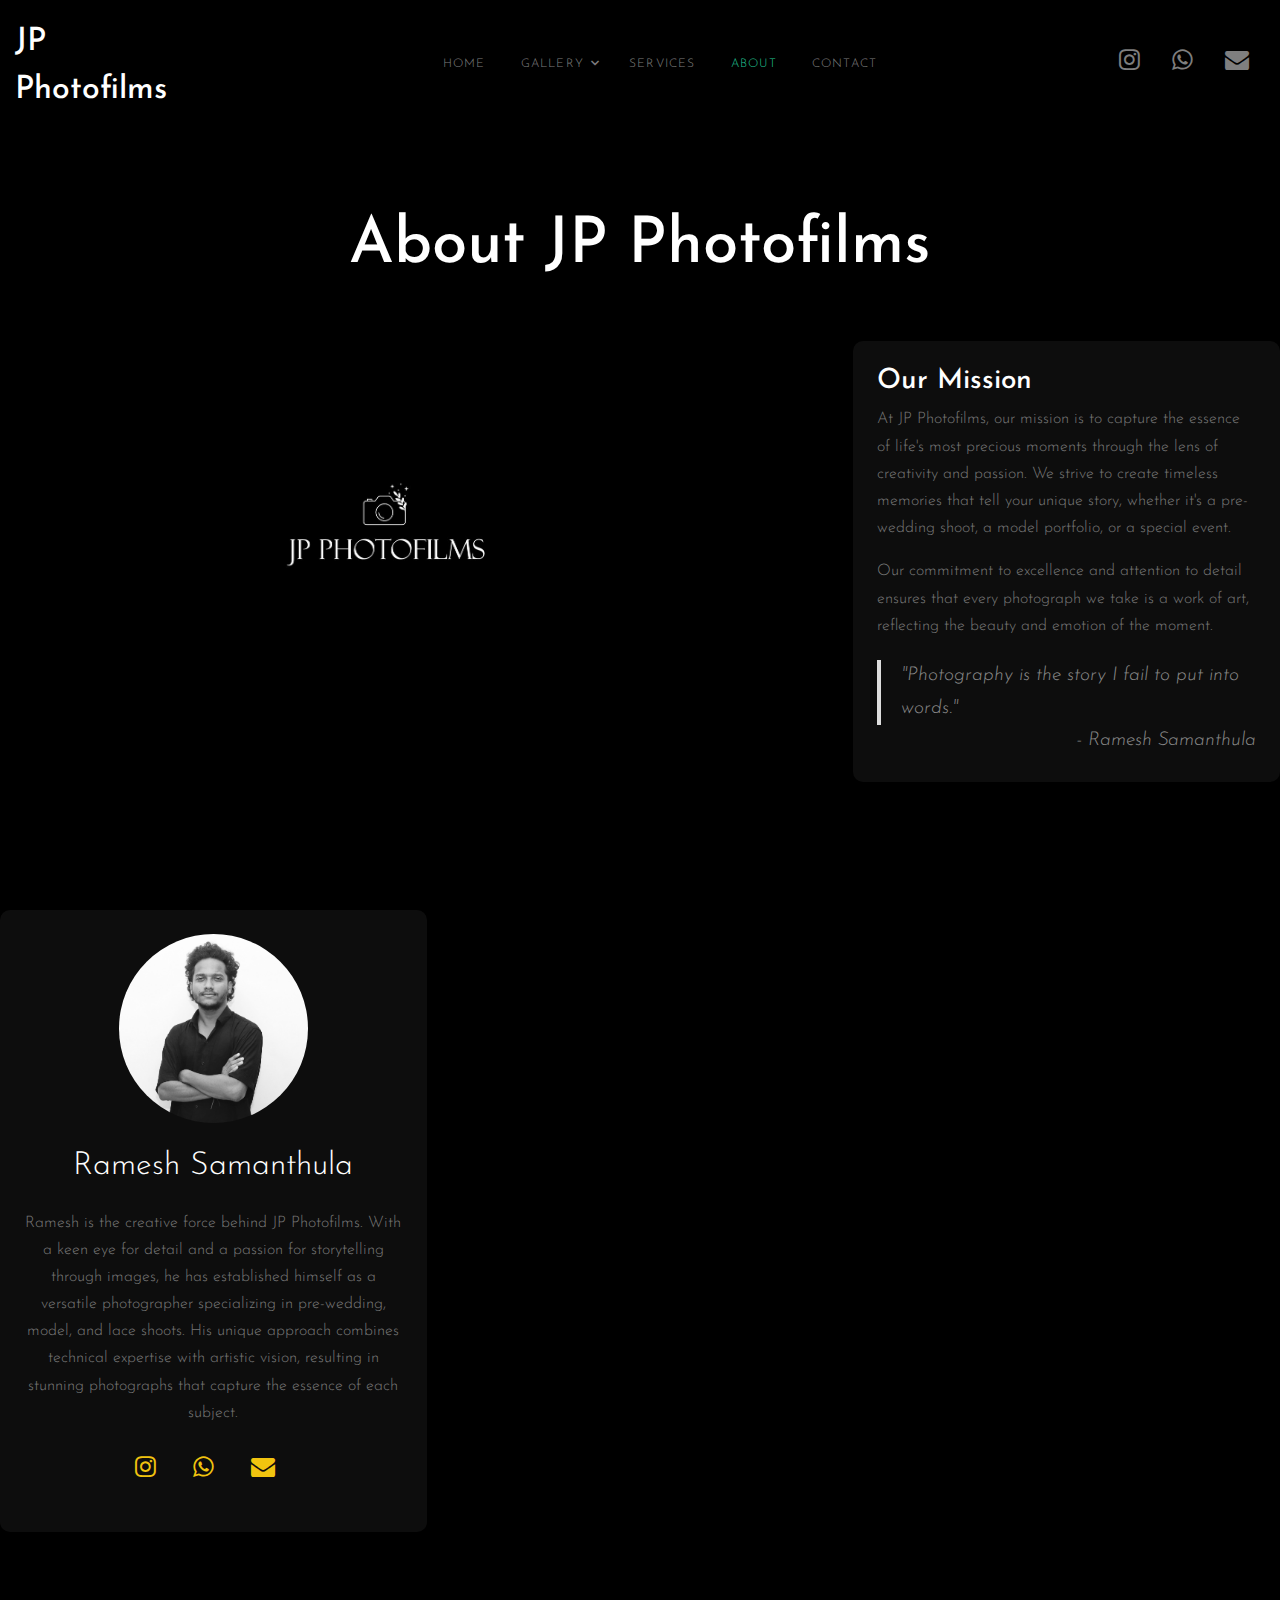
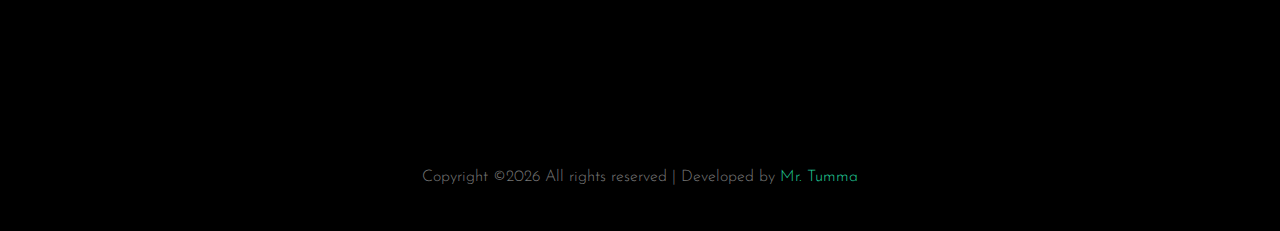
<file: about.html>
<!DOCTYPE html>
<html lang="en">
<head>
  <title>JP Photofilms &mdash; About Us</title>
  <link rel="icon" href="title.jpg" type="image/x-icon">
  <link rel="shortcut icon" href="title.jpg" type="image/x-icon">
  <meta charset="utf-8">
  <meta name="viewport" content="width=device-width, initial-scale=1, shrink-to-fit=no">

  <link href="https://fonts.googleapis.com/css2?family=Josefin+Sans:wght@400;700&family=Roboto+Mono:wght@400;700&display=swap" rel="stylesheet">
  <link rel="stylesheet" href="fonts/icomoon/style.css">

  <link rel="stylesheet" href="css/bootstrap.min.css">
  <link rel="stylesheet" href="css/magnific-popup.css">
  <link rel="stylesheet" href="css/jquery-ui.css">
  <link rel="stylesheet" href="css/owl.carousel.min.css">
  <link rel="stylesheet" href="css/owl.theme.default.min.css">

  <link rel="stylesheet" href="css/lightgallery.min.css">    

  <link rel="stylesheet" href="css/bootstrap-datepicker.css">

  <link rel="stylesheet" href="fonts/flaticon/font/flaticon.css">

  <link rel="stylesheet" href="css/swiper.css">

  <link rel="stylesheet" href="css/aos.css">

  <link rel="stylesheet" href="css/style.css">
  <style>
    .quote {
      font-style: italic;
      font-size: 1.2em;
      color: #888;
      border-left: 4px solid #ddd;
      padding-left: 20px;
      margin: 20px 0;
    }
    .about-section {
      border-radius: 10px;
      background-color: rgba(255,255,255,0.05);
    }
    .social-icon {
      color: #f1c40f;
      font-size: 1.5em;
      transition: all 0.3s ease;
    }
    .social-icon:hover {
      color: #e74c3c;
    }
  </style>

</head>
<body>

  <div class="site-wrap">

    <div class="site-mobile-menu">
      <div class="site-mobile-menu-header">
        <div class="site-mobile-menu-close mt-3">
          <span class="icon-close2 js-menu-toggle"></span>
        </div>
      </div>
      <div class="site-mobile-menu-body"></div>
    </div>

    <header class="site-navbar py-3" role="banner">

      <div class="container-fluid">
        <div class="row align-items-center">

          <div class="col-6 col-xl-2" data-aos="fade-down">
            <h1 class="mb-0">
              <a href="index.html" class="text-white mb-0">
                <span class="d-inline d-md-none h4">JP Photofilms</span>
                <span class="d-none d-md-inline h2">JP Photofilms</span>
              </a>
            </h1>
          </div>
          <div class="col-10 col-md-8 d-none d-xl-block" data-aos="fade-down">
            <nav class="site-navigation position-relative text-right text-lg-center" role="navigation">

              <ul class="site-menu js-clone-nav mx-auto d-none d-lg-block">
                <li ><a href="index.html" class="nav-link">Home</a></li>
                <li class="has-children">
                  <a href="index.html" class="nav-link">Gallery</a>
                  <ul class="dropdown">
                    <li><a href="pre_wedding_shoot.html" class="dropdown-item">Pre Wedding</a></li>
                    <li><a href="model_shoot.html" class="dropdown-item">Model Shoot</a></li>
                    <li><a href="lace_shoot.html" class="dropdown-item">Lace Shoot</a></li>
                  </ul>
                </li>
                <li><a href="services.html" class="nav-link">Services</a></li>
                <li class="active"><a href="about.html" class="nav-link">About</a></li>
                <li><a href="contact.html" class="nav-link">Contact</a></li>
              </ul>
            </nav>
          </div>

          <div class="col-6 col-xl-2 text-right" data-aos="fade-down">
            <div class="d-none d-xl-inline-block">
              <ul class="site-menu js-clone-nav ml-auto list-unstyled d-flex text-right mb-0" data-class="social">

                <li>
                  <a href="https://www.instagram.com/jpphotofilms/" target="_blank" class="pl-3 pr-3 social-icon"><span class="icon-instagram"></span></a>
                </li>
                <li>
                  <a href="https://wa.me/7487932574" target="_blank" class="pl-3 pr-3 social-icon"><span class="icon-whatsapp"></span></a>
                </li>

                <li>
                  <a href="mailto:rameshsamantula7801@gmail.com" class="pl-3 pr-3 social-icon"><span class="icon-envelope"></span></a>
                </li>
              </ul>
            </div>


            <div class="d-inline-block d-xl-none ml-md-0 mr-auto py-3" style="position: relative; top: 3px;">
              <a href="#" class="site-menu-toggle js-menu-toggle text-white">
                <span class="icon-menu h3"></span>
              </a>
            </div>


          </div>

        </div>
      </div>

    </header>


    <div class="site-section" data-aos="fade">
      <div class="container-fluid">
        <div class="row justify-content-center">
          <div class="col-md-7">
            <div class="row mb-5">
              <div class="col-12 ">
                <h2 class="site-section-heading text-center">About JP Photofilms</h2>
              </div>
            </div>
          </div>
        </div>
        
        <div class="row mb-5">
          <div class="col-md-7 m-2">
            <img src="asserts/IMG_3814 - Copy.JPG" alt="JP Photofilms" class="img-fluid">
          </div>
          <div class="col-md-4 ml-auto about-section p-4">
            <h3 class="text-white">Our Mission</h3>
            <p>At JP Photofilms, our mission is to capture the essence of life's most precious moments through the lens of creativity and passion. We strive to create timeless memories that tell your unique story, whether it's a pre-wedding shoot, a model portfolio, or a special event.</p>
            <p>Our commitment to excellence and attention to detail ensures that every photograph we take is a work of art, reflecting the beauty and emotion of the moment.</p>
            <blockquote class="quote">
              <p>"Photography is the story I fail to put into words."<br><span style="float: right;">- Ramesh Samanthula</span></p>
            </blockquote>
          </div>
        </div>

        <div class="row site-section">
          <div class="col-md-6 col-lg-6 col-xl-4 text-center mb-5 about-section p-4">
            <img src="asserts/Untitled design (18).png" alt="Ramesh Samanthula" class="img-fluid w-50 rounded-circle mb-4">
            <h2 class="text-white font-weight-light mb-4">Ramesh Samanthula</h2>
            <p class="mb-4">Ramesh is the creative force behind JP Photofilms. With a keen eye for detail and a passion for storytelling through images, he has established himself as a versatile photographer specializing in pre-wedding, model, and lace shoots. His unique approach combines technical expertise with artistic vision, resulting in stunning photographs that capture the essence of each subject.</p>
            <p>
              <a href="https://www.instagram.com/themasss_chotu/" target="_blank" class="pl-0 pr-3 social-icon"><span class="icon-instagram"></span></a>
              <a href="https://wa.me/7487932574" target="_blank" class="pl-3 pr-3 social-icon"><span class="icon-whatsapp"></span></a>
              <a href="mailto:rameshsamantula7801@gmail.com" class="pl-3 pr-3 social-icon"><span class="icon-envelope"></span></a>
            </p>
          </div>
        </div>
      </div>
    </div>

    <div class="footer py-4">
      <div class="container-fluid text-center">
        <p>
          Copyright &copy;<script>document.write(new Date().getFullYear());</script> All rights reserved | Developed by <a href="https://www.linkedin.com/in/rahul-tumma-210175175/" target="_blank">Mr. Tumma</a>
        </p>
      </div>
    </div>
  </div>

  <script src="js/jquery-3.3.1.min.js"></script>
  <script src="js/jquery-migrate-3.0.1.min.js"></script>
  <script src="js/jquery-ui.js"></script>
  <script src="js/popper.min.js"></script>
  <script src="js/bootstrap.min.js"></script>
  <script src="js/owl.carousel.min.js"></script>
  <script src="js/jquery.stellar.min.js"></script>
  <script src="js/jquery.countdown.min.js"></script>
  <script src="js/jquery.magnific-popup.min.js"></script>
  <script src="js/bootstrap-datepicker.min.js"></script>
  <script src="js/swiper.min.js"></script>
  <script src="js/aos.js"></script>

  <script src="js/picturefill.min.js"></script>
  <script src="js/lightgallery-all.min.js"></script>
  <script src="js/jquery.mousewheel.min.js"></script>

  <script src="js/main.js"></script>
  
  <script>
    $(document).ready(function(){
      $('#lightgallery').lightGallery();
    });
  </script>

</body>
</html>
</file>
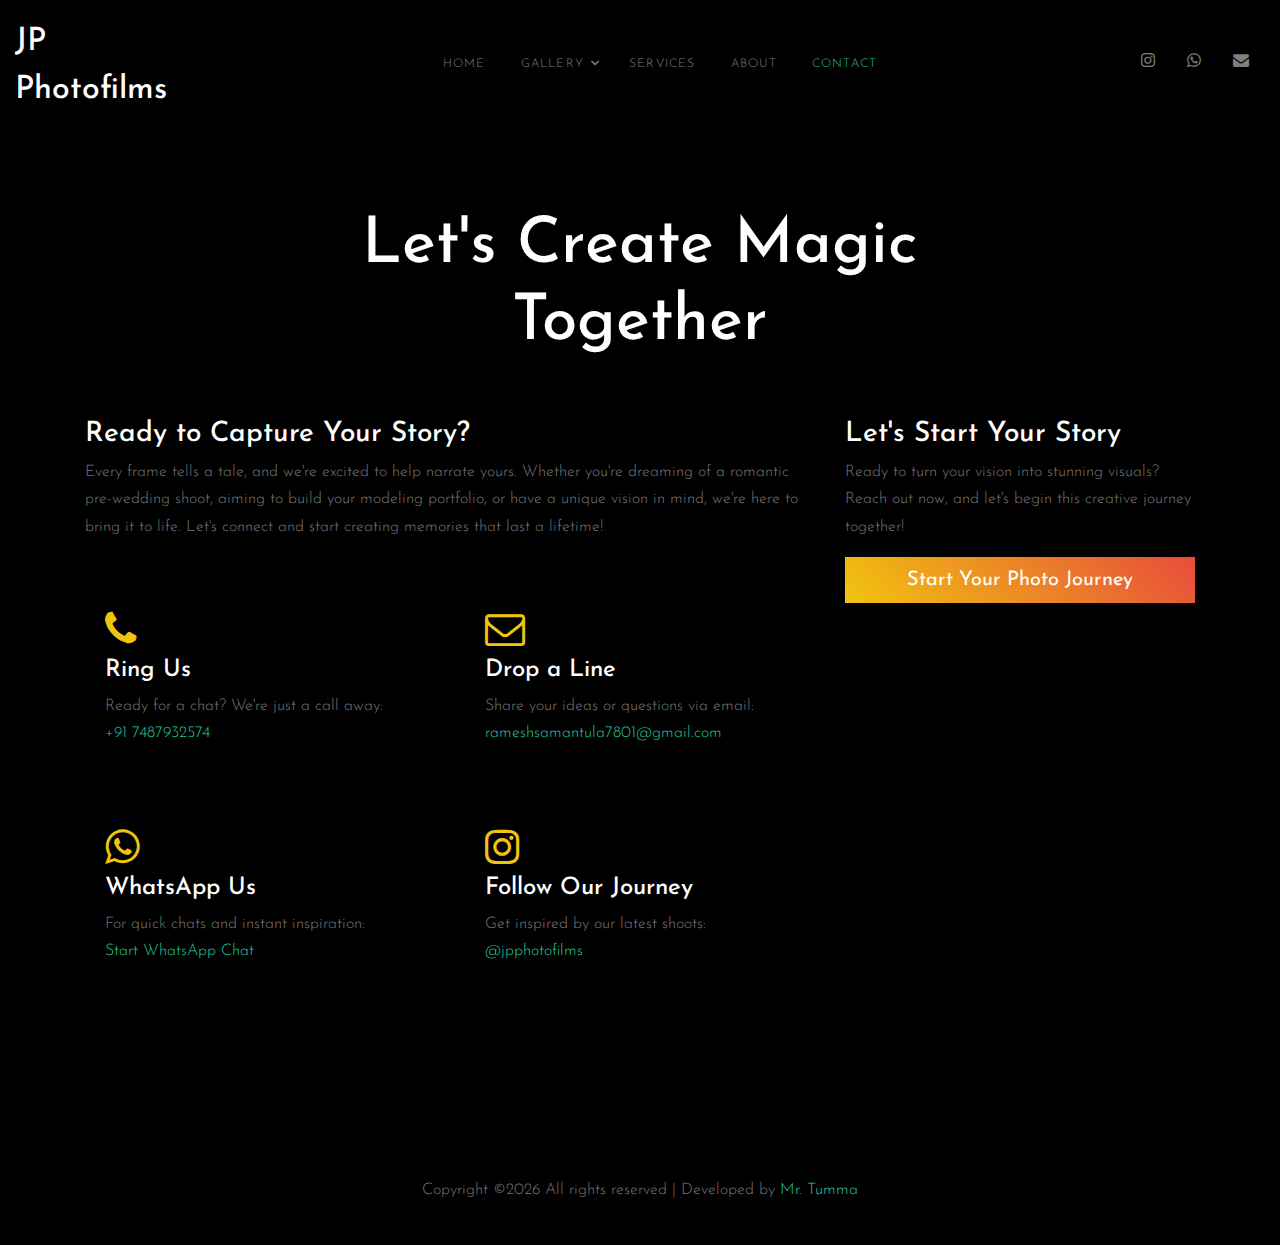
<file: contact.html>
<!DOCTYPE html>
<html lang="en">
<head>
  <title>JP Photofilms &mdash; Let's Create Magic Together</title>
  <link rel="icon" href="title.jpg" type="image/x-icon">
  <link rel="shortcut icon" href="title.jpg" type="image/x-icon">
  <meta charset="utf-8">
  <meta name="viewport" content="width=device-width, initial-scale=1, shrink-to-fit=no">

  <link href="https://fonts.googleapis.com/css2?family=Josefin+Sans:wght@400;700&family=Roboto+Mono:wght@400;700&display=swap" rel="stylesheet">
  <link rel="stylesheet" href="fonts/icomoon/style.css">

  <link rel="stylesheet" href="css/bootstrap.min.css">
  <link rel="stylesheet" href="css/magnific-popup.css">
  <link rel="stylesheet" href="css/jquery-ui.css">
  <link rel="stylesheet" href="css/owl.carousel.min.css">
  <link rel="stylesheet" href="css/owl.theme.default.min.css">

  <link rel="stylesheet" href="css/lightgallery.min.css">    

  <link rel="stylesheet" href="css/bootstrap-datepicker.css">

  <link rel="stylesheet" href="fonts/flaticon/font/flaticon.css">

  <link rel="stylesheet" href="css/swiper.css">

  <link rel="stylesheet" href="css/aos.css">

  <link rel="stylesheet" href="css/style.css">

  <style>
    .contact-icon {
      font-size: 2.5em;
      margin-bottom: 15px;
      color: #f1c40f;
    }
    .contact-method {
      transition: all 0.3s ease;
      padding: 20px;
      border-radius: 10px;
    }
    .contact-method:hover {
      background-color: rgba(255,255,255,0.1);
      transform: translateY(-5px);
    }
    .btn-custom {
      background: linear-gradient(45deg, #f1c40f, #e74c3c);
      border: none;
      transition: all 0.3s ease;
    }
    .btn-custom:hover {
      transform: scale(1.05);
      box-shadow: 0 5px 15px rgba(0,0,0,0.3);
    }
  </style>

</head>
<body>

  <div class="site-wrap">

    <div class="site-mobile-menu">
      <div class="site-mobile-menu-header">
        <div class="site-mobile-menu-close mt-3">
          <span class="icon-close2 js-menu-toggle"></span>
        </div>
      </div>
      <div class="site-mobile-menu-body"></div>
    </div>
    

    <header class="site-navbar py-3" role="banner">

      <div class="container-fluid">
        <div class="row align-items-center">

          <div class="col-6 col-xl-2" data-aos="fade-down">
            <h1 class="mb-0">
              <a href="index.html" class="text-white mb-0">
                <span class="d-inline d-md-none h4">JP Photofilms</span>
                <span class="d-none d-md-inline h2">JP Photofilms</span>
              </a>
            </h1>
          </div>
          <div class="col-10 col-md-8 d-none d-xl-block" data-aos="fade-down">
            <nav class="site-navigation position-relative text-right text-lg-center" role="navigation">

              <ul class="site-menu js-clone-nav mx-auto d-none d-lg-block">
                <li><a href="index.html" class="nav-link">Home</a></li>
                <li class="has-children">
                  <a href="index.html" class="nav-link">Gallery</a>
                  <ul class="dropdown">
                    <li><a href="pre_wedding_shoot.html" class="dropdown-item">Pre Wedding</a></li>
                    <li><a href="model_shoot.html" class="dropdown-item">Model Shoot</a></li>
                    <li><a href="lace_shoot.html" class="dropdown-item">Lace Shoot</a></li>
                  </ul>
                </li>
                <li><a href="services.html" class="nav-link">Services</a></li>
                <li><a href="about.html" class="nav-link">About</a></li>
                <li class="active"><a href="contact.html" class="nav-link">Contact</a></li>
              </ul>
            </nav>
          </div>

          <div class="col-6 col-xl-2 text-right" data-aos="fade-down">
            <div class="d-none d-xl-inline-block">
              <ul class="site-menu js-clone-nav ml-auto list-unstyled d-flex text-right mb-0" data-class="social">

                <li>
                  <a href="https://www.instagram.com/jpphotofilms/" target="_blank" class="pl-3 pr-3 social-icon"><span class="icon-instagram"></span></a>
                </li>
                <li>
                  <a href="https://wa.me/7487932574" target="_blank" class="pl-3 pr-3 social-icon"><span class="icon-whatsapp"></span></a>
                </li>

                <li>
                  <a href="mailto:rameshsamantula7801@gmail.com" class="pl-3 pr-3 social-icon"><span class="icon-envelope"></span></a>
                </li>
              </ul>
            </div>


            <div class="d-inline-block d-xl-none ml-md-0 mr-auto py-3" style="position: relative; top: 3px;">
              <a href="#" class="site-menu-toggle js-menu-toggle text-white">
                <span class="icon-menu h3"></span>
              </a>
            </div>


          </div>

        </div>
      </div>

    </header>


    <div class="site-section" data-aos="fade">
      <div class="container">

        <div class="row justify-content-center">
          <div class="col-md-7">
            <div class="row mb-5">
              <div class="col-12 ">
                <h2 class="site-section-heading text-center">Let's Create Magic Together</h2>
              </div>
            </div>
          </div>
        </div>
        
        <div class="row">
          <div class="col-lg-8 mb-5">
            <h3 class="text-white">Ready to Capture Your Story?</h3>
            <p class="mb-5">Every frame tells a tale, and we're excited to help narrate yours. Whether you're dreaming of a romantic pre-wedding shoot, aiming to build your modeling portfolio, or have a unique vision in mind, we're here to bring it to life. Let's connect and start creating memories that last a lifetime!</p>
            
            <div class="row">
              <div class="col-md-6 mb-4">
                <div class="contact-method">
                  <i class="icon-phone contact-icon"></i>
                  <h4 class="text-white">Ring Us</h4>
                  <p>Ready for a chat? We're just a call away: <br>
                  <a href="tel:+917487932574" class="text-primary">+91 7487932574</a></p>
                </div>
              </div>

              <div class="col-md-6 mb-4">
                <div class="contact-method">
                  <i class="icon-envelope-o contact-icon"></i>
                  <h4 class="text-white">Drop a Line</h4>
                  <p>Share your ideas or questions via email: <br>
                  <a href="mailto:rameshsamantula7801@gmail.com" class="text-primary">rameshsamantula7801@gmail.com</a></p>
                </div>
              </div>

              <div class="col-md-6 mb-4">
                <div class="contact-method">
                  <i class="icon-whatsapp contact-icon"></i>
                  <h4 class="text-white">WhatsApp Us</h4>
                  <p>For quick chats and instant inspiration: <br>
                  <a href="https://wa.me/7487932574" target="_blank" class="text-primary">Start WhatsApp Chat</a></p>
                </div>
              </div>

              <div class="col-md-6 mb-4">
                <div class="contact-method">
                  <i class="icon-instagram contact-icon"></i>
                  <h4 class="text-white">Follow Our Journey</h4>
                  <p>Get inspired by our latest shoots: <br>
                  <a href="https://www.instagram.com/jpphotofilms/" target="_blank" class="text-primary">@jpphotofilms</a></p>
                </div>
              </div>
            </div>
          </div>
          <div class="col-lg-4 ml-auto">
            
            <div class="mb-5">
              <h3 class="text-white">Let's Start Your Story</h3>
              <p>Ready to turn your vision into stunning visuals? Reach out now, and let's begin this creative journey together!</p>
              <a href="https://wa.me/7487932574?text=Hi,%20I'm%20excited%20to%20discuss%20a%20photo%20shoot%20with%20JP%20Photofilms!" target="_blank" class="btn btn-custom btn-lg btn-block text-white">Start Your Photo Journey</a>
            </div>
          </div>
        </div>
      </div>
    </div>

    <div class="footer py-4">
      <div class="container-fluid text-center">
        <p>
          Copyright &copy;<script>document.write(new Date().getFullYear());</script> All rights reserved | Developed by <a href="https://www.linkedin.com/in/rahul-tumma-210175175/" target="_blank">Mr. Tumma</a>
        </p>
      </div>
    </div>

  </div>

  <script src="js/jquery-3.3.1.min.js"></script>
  <script src="js/jquery-migrate-3.0.1.min.js"></script>
  <script src="js/jquery-ui.js"></script>
  <script src="js/popper.min.js"></script>
  <script src="js/bootstrap.min.js"></script>
  <script src="js/owl.carousel.min.js"></script>
  <script src="js/jquery.stellar.min.js"></script>
  <script src="js/jquery.countdown.min.js"></script>
  <script src="js/jquery.magnific-popup.min.js"></script>
  <script src="js/bootstrap-datepicker.min.js"></script>
  <script src="js/swiper.min.js"></script>
  <script src="js/aos.js"></script>

  <script src="js/picturefill.min.js"></script>
  <script src="js/lightgallery-all.min.js"></script>
  <script src="js/jquery.mousewheel.min.js"></script>

  <script src="js/main.js"></script>
  
  <script>
    $(document).ready(function(){
      $('#lightgallery').lightGallery();
    });
  </script>

</body>
</html>
</file>
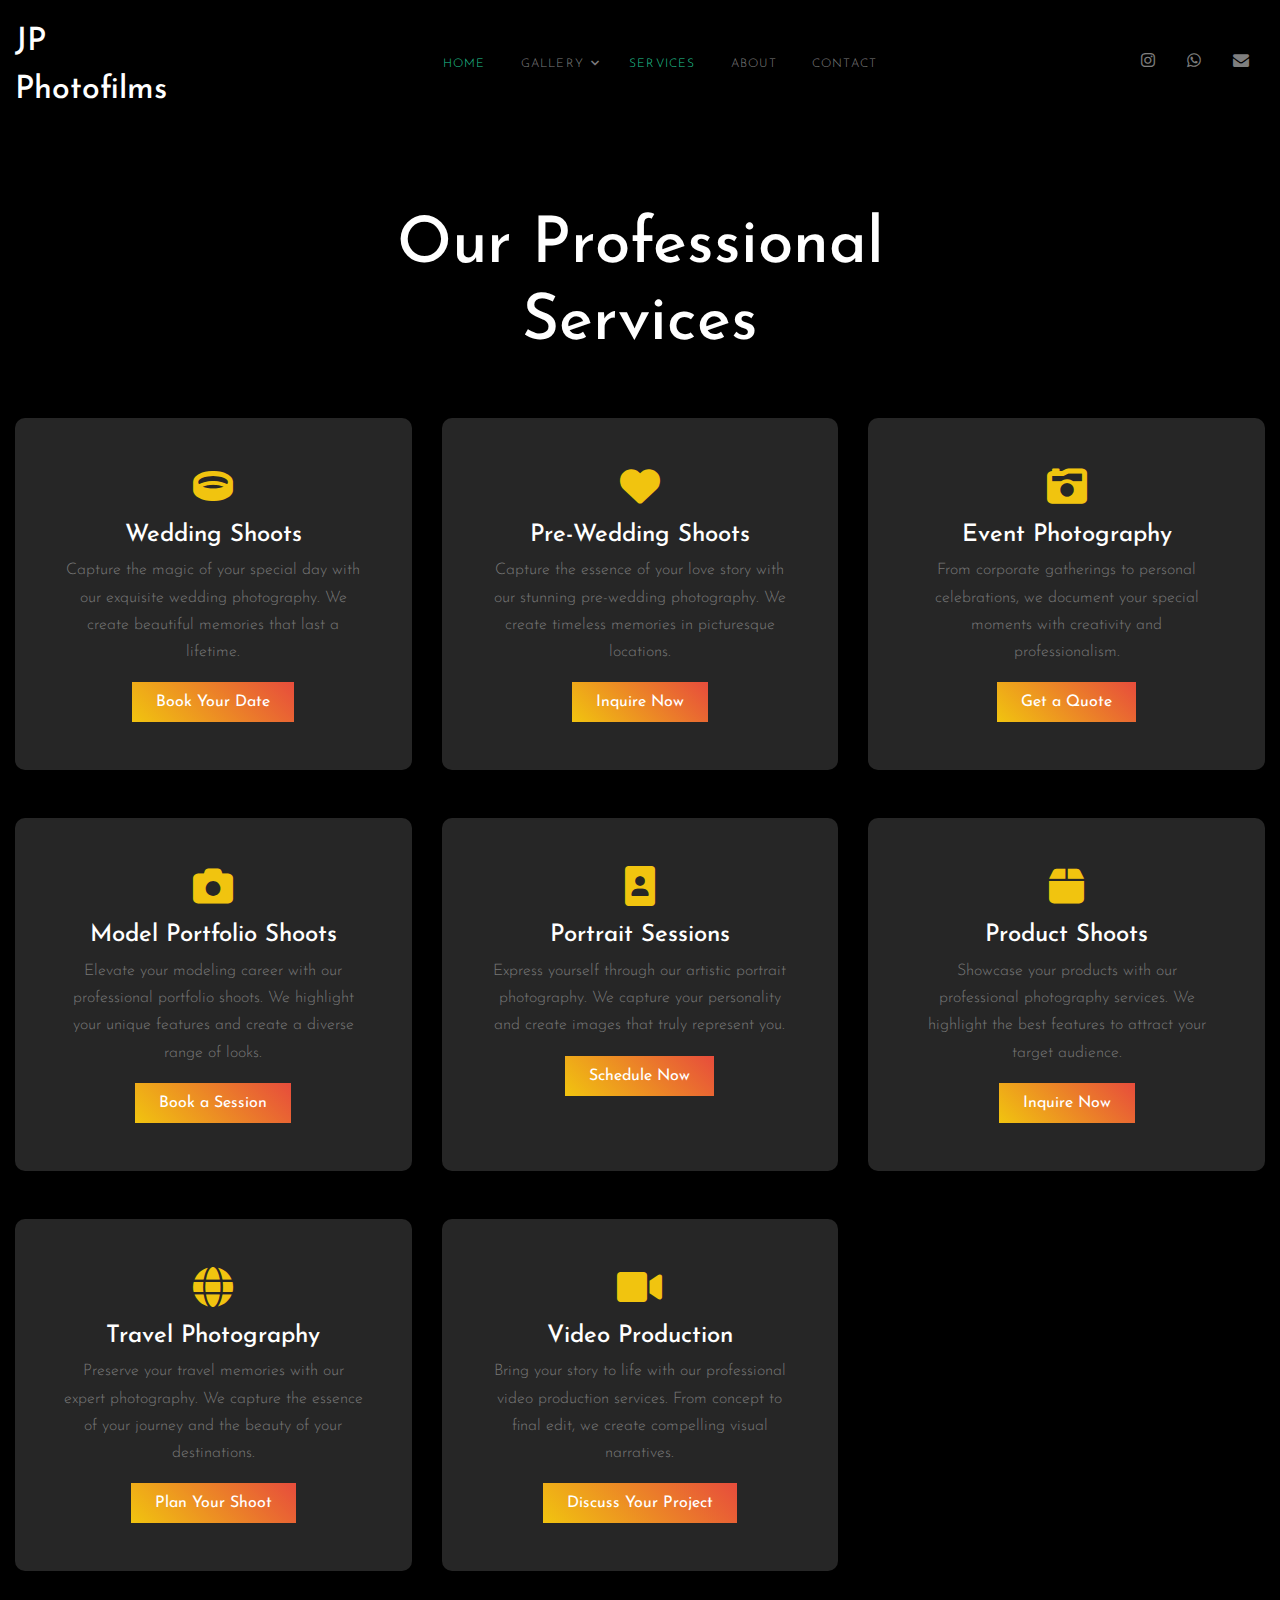
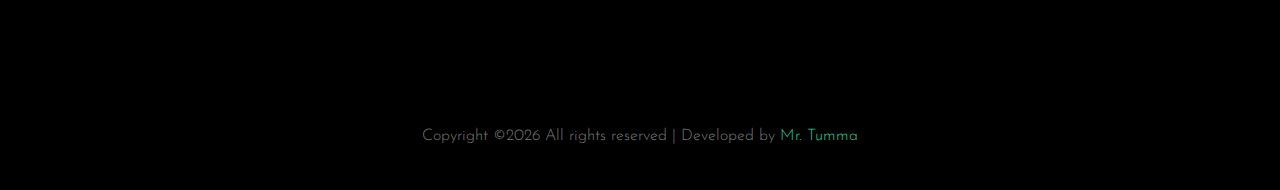
<file: services.html>
<!DOCTYPE html>
<html lang="en">
<head>
  <title>Photosen &mdash; Colorlib Website Template</title>
  <link rel="icon" href="title.jpg" type="image/x-icon">
  <link rel="shortcut icon" href="title.jpg" type="image/x-icon">
  <meta charset="utf-8">
  <meta name="viewport" content="width=device-width, initial-scale=1, shrink-to-fit=no">

  <link href="https://fonts.googleapis.com/css2?family=Josefin+Sans:wght@400;700&family=Roboto+Mono:wght@400;700&display=swap" rel="stylesheet">
  <link rel="stylesheet" href="fonts/icomoon/style.css">

  <link rel="stylesheet" href="css/bootstrap.min.css">
  <link rel="stylesheet" href="css/magnific-popup.css">
  <link rel="stylesheet" href="css/jquery-ui.css">
  <link rel="stylesheet" href="css/owl.carousel.min.css">
  <link rel="stylesheet" href="css/owl.theme.default.min.css">

  <link rel="stylesheet" href="css/lightgallery.min.css">    

  <link rel="stylesheet" href="css/bootstrap-datepicker.css">

  <link rel="stylesheet" href="fonts/flaticon/font/flaticon.css">

  <link rel="stylesheet" href="css/swiper.css">

  <link rel="stylesheet" href="css/aos.css">

  <link rel="stylesheet" href="css/style.css">

  <link rel="stylesheet" href="https://cdnjs.cloudflare.com/ajax/libs/font-awesome/6.0.0-beta3/css/all.min.css">

  <style>
    .service-icon {
      font-size: 2.5em;
      margin-bottom: 15px;
      color: #f1c40f;
    }
    .site-block-feature-7 {
      transition: all 0.3s ease;
      border-radius: 10px;
    }
    .site-block-feature-7:hover {
      background-color: rgba(255,255,255,0.1);
      transform: translateY(-5px);
    }
    .btn-custom {
      background: linear-gradient(45deg, #f1c40f, #e74c3c);
      border: none;
      transition: all 0.3s ease;
    }
    .btn-custom:hover {
      transform: scale(1.05);
      box-shadow: 0 5px 15px rgba(0,0,0,0.3);
    }
  </style>

</head>
<body>

  <div class="site-wrap">

    <div class="site-mobile-menu">
      <div class="site-mobile-menu-header">
        <div class="site-mobile-menu-close mt-3">
          <span class="icon-close2 js-menu-toggle"></span>
        </div>
      </div>
      <div class="site-mobile-menu-body"></div>
    </div>
    



    <header class="site-navbar py-3" role="banner">

      <div class="container-fluid">
        <div class="row align-items-center">

          <div class="col-6 col-xl-2" data-aos="fade-down">
            <h1 class="mb-0">
              <a href="index.html" class="text-white mb-0">
                <span class="d-inline d-md-none h4">JP Photofilms</span>
                <span class="d-none d-md-inline h2">JP Photofilms</span>
              </a>
            </h1>
          </div>
          <div class="col-10 col-md-8 d-none d-xl-block" data-aos="fade-down">
            <nav class="site-navigation position-relative text-right text-lg-center" role="navigation">

              <ul class="site-menu js-clone-nav mx-auto d-none d-lg-block">
                <li class="active"><a href="index.html" class="nav-link">Home</a></li>
                <li class="has-children">
                  <a href="index.html" class="nav-link">Gallery</a>
                  <ul class="dropdown">
                    <li><a href="pre_wedding_shoot.html" class="dropdown-item">Pre Wedding</a></li>
                    <li><a href="model_shoot.html" class="dropdown-item">Model Shoot</a></li>
                    <li><a href="lace_shoot.html" class="dropdown-item">Lace Shoot</a></li>
                  </ul>
                </li>
                <li class="active"><a href="services.html" class="nav-link">Services</a></li>
                <li ><a href="about.html" class="nav-link">About</a></li>
                <li><a href="contact.html" class="nav-link">Contact</a></li>
              </ul>
            </nav>
          </div>

          <div class="col-6 col-xl-2 text-right" data-aos="fade-down">
            <div class="d-none d-xl-inline-block">
              <ul class="site-menu js-clone-nav ml-auto list-unstyled d-flex text-right mb-0" data-class="social">

                <li>
                  <a href="https://www.instagram.com/jpphotofilms/" target="_blank" class="pl-3 pr-3 social-icon"><span class="icon-instagram"></span></a>
                </li>
                <li>
                  <a href="https://wa.me/7487932574" target="_blank" class="pl-3 pr-3 social-icon"><span class="icon-whatsapp"></span></a>
                </li>

                <li>
                  <a href="mailto:rameshsamantula7801@gmail.com" class="pl-3 pr-3 social-icon"><span class="icon-envelope"></span></a>
                </li>
              </ul>
            </div>


            <div class="d-inline-block d-xl-none ml-md-0 mr-auto py-3" style="position: relative; top: 3px;">
              <a href="#" class="site-menu-toggle js-menu-toggle text-white">
                <span class="icon-menu h3"></span>
              </a>
            </div>


          </div>

        </div>
      </div>

    </header>



    <div class="site-section" data-aos="fade">
      <div class="container-fluid">

        <div class="row justify-content-center">
          <div class="col-md-7">
            <div class="row mb-5">
              <div class="col-12 ">
                <h2 class="site-section-heading text-center">Our Professional Services</h2>
              </div>
            </div>
          </div>
        </div>
        
        <div class="row">
          <!-- New service block for Wedding Shoot -->
          <div class="col-md-6 col-lg-6 col-xl-4 text-center mb-5">
            <div class="h-100 p-4 p-lg-5 site-block-feature-7">
              <span class="icon fas fa-ring service-icon"></span>
              <h3 class="text-white h4">Wedding Shoots</h3>
              <p>Capture the magic of your special day with our exquisite wedding photography. We create beautiful memories that last a lifetime.</p>
              <a target="_blank" href="https://wa.me/7487932574?text=I'm%20interested%20in%20your%20wedding%20shoot%20services" class="btn btn-custom py-2 px-4 text-white">Book Your Date</a>
            </div>
          </div>

          <!-- Existing service block for Pre-Wedding Shoots -->
          <div class="col-md-6 col-lg-6 col-xl-4 text-center mb-5">
            <div class="h-100 p-4 p-lg-5 site-block-feature-7">
              <span class="icon fas fa-heart service-icon"></span>
              <h3 class="text-white h4">Pre-Wedding Shoots</h3>
              <p>Capture the essence of your love story with our stunning pre-wedding photography. We create timeless memories in picturesque locations.</p>
              <a target="_blank" href="https://wa.me/7487932574?text=I'm%20interested%20in%20your%20pre-wedding%20shoot%20services" class="btn btn-custom py-2 px-4 text-white">Inquire Now</a>
            </div>
          </div>

          <!-- Existing service block for Event Photography -->
          <div class="col-md-6 col-lg-6 col-xl-4 text-center mb-5">
            <div class="h-100 p-4 p-lg-5 site-block-feature-7">
              <span class="icon fas fa-camera-retro service-icon"></span>
              <h3 class="text-white h4">Event Photography</h3>
              <p>From corporate gatherings to personal celebrations, we document your special moments with creativity and professionalism.</p>
              <a target="_blank" href="https://wa.me/7487932574?text=I'm%20interested%20in%20your%20event%20photography%20services" class="btn btn-custom py-2 px-4 text-white">Get a Quote</a>
            </div>
          </div>

          <!-- Existing service block for Model Portfolio Shoots -->
          <div class="col-md-6 col-lg-6 col-xl-4 text-center mb-5">
            <div class="h-100 p-4 p-lg-5 site-block-feature-7">
              <span class="icon fas fa-camera service-icon"></span>
              <h3 class="text-white h4">Model Portfolio Shoots</h3>
              <p>Elevate your modeling career with our professional portfolio shoots. We highlight your unique features and create a diverse range of looks.</p>
              <a target="_blank" href="https://wa.me/7487932574?text=I'm%20interested%20in%20your%20model%20portfolio%20shoot%20services" class="btn btn-custom py-2 px-4 text-white">Book a Session</a>
            </div>
          </div>

          <!-- Existing service block for Portrait Sessions -->
          <div class="col-md-6 col-lg-6 col-xl-4 text-center mb-5">
            <div class="h-100 p-4 p-lg-5 site-block-feature-7">
              <span class="icon fas fa-portrait service-icon"></span>
              <h3 class="text-white h4">Portrait Sessions</h3>
              <p>Express yourself through our artistic portrait photography. We capture your personality and create images that truly represent you.</p>
              <a target="_blank" href="https://wa.me/7487932574?text=I'm%20interested%20in%20your%20portrait%20photography%20services" class="btn btn-custom py-2 px-4 text-white">Schedule Now</a>
            </div>
          </div>

          <!-- New service block for Product Shoot -->
          <div class="col-md-6 col-lg-6 col-xl-4 text-center mb-5">
            <div class="h-100 p-4 p-lg-5 site-block-feature-7">
              <span class="icon fas fa-box service-icon"></span>
              <h3 class="text-white h4">Product Shoots</h3>
              <p>Showcase your products with our professional photography services. We highlight the best features to attract your target audience.</p>
              <a target="_blank" href="https://wa.me/7487932574?text=I'm%20interested%20in%20your%20product%20shoot%20services" class="btn btn-custom py-2 px-4 text-white">Inquire Now</a>
            </div>
          </div>

          <!-- Existing service block for Travel Photography -->
          <div class="col-md-6 col-lg-6 col-xl-4 text-center mb-5">
            <div class="h-100 p-4 p-lg-5 site-block-feature-7">
              <span class="icon fas fa-globe service-icon"></span>
              <h3 class="text-white h4">Travel Photography</h3>
              <p>Preserve your travel memories with our expert photography. We capture the essence of your journey and the beauty of your destinations.</p>
              <a target="_blank" href="https://wa.me/7487932574?text=I'm%20interested%20in%20your%20travel%20photography%20services" class="btn btn-custom py-2 px-4 text-white">Plan Your Shoot</a>
            </div>
          </div>

          <!-- Existing service block for Video Production -->
          <div class="col-md-6 col-lg-6 col-xl-4 text-center mb-5">
            <div class="h-100 p-4 p-lg-5 site-block-feature-7">
              <span class="icon fas fa-video service-icon"></span>
              <h3 class="text-white h4">Video Production</h3>
              <p>Bring your story to life with our professional video production services. From concept to final edit, we create compelling visual narratives.</p>
              <a target="_blank" href="https://wa.me/7487932574?text=I'm%20interested%20in%20your%20video%20production%20services" class="btn btn-custom py-2 px-4 text-white">Discuss Your Project</a>
            </div>
          </div>
        </div>
      </div>
    </div>

    <div class="footer py-4">
      <div class="container-fluid text-center">
        <p>
          Copyright &copy;<script>document.write(new Date().getFullYear());</script> All rights reserved | Developed by <a href="https://www.linkedin.com/in/rahul-tumma-210175175/" target="_blank">Mr. Tumma</a>
        </p>
      </div>
    </div>

    

    
    
  </div>

  <script src="js/jquery-3.3.1.min.js"></script>
  <script src="js/jquery-migrate-3.0.1.min.js"></script>
  <script src="js/jquery-ui.js"></script>
  <script src="js/popper.min.js"></script>
  <script src="js/bootstrap.min.js"></script>
  <script src="js/owl.carousel.min.js"></script>
  <script src="js/jquery.stellar.min.js"></script>
  <script src="js/jquery.countdown.min.js"></script>
  <script src="js/jquery.magnific-popup.min.js"></script>
  <script src="js/bootstrap-datepicker.min.js"></script>
  <script src="js/swiper.min.js"></script>
  <script src="js/aos.js"></script>

  <script src="js/picturefill.min.js"></script>
  <script src="js/lightgallery-all.min.js"></script>
  <script src="js/jquery.mousewheel.min.js"></script>

  <script src="js/main.js"></script>
  
  <script>
    $(document).ready(function(){
      $('#lightgallery').lightGallery();
    });
  </script>

</body>
</html>
</file>
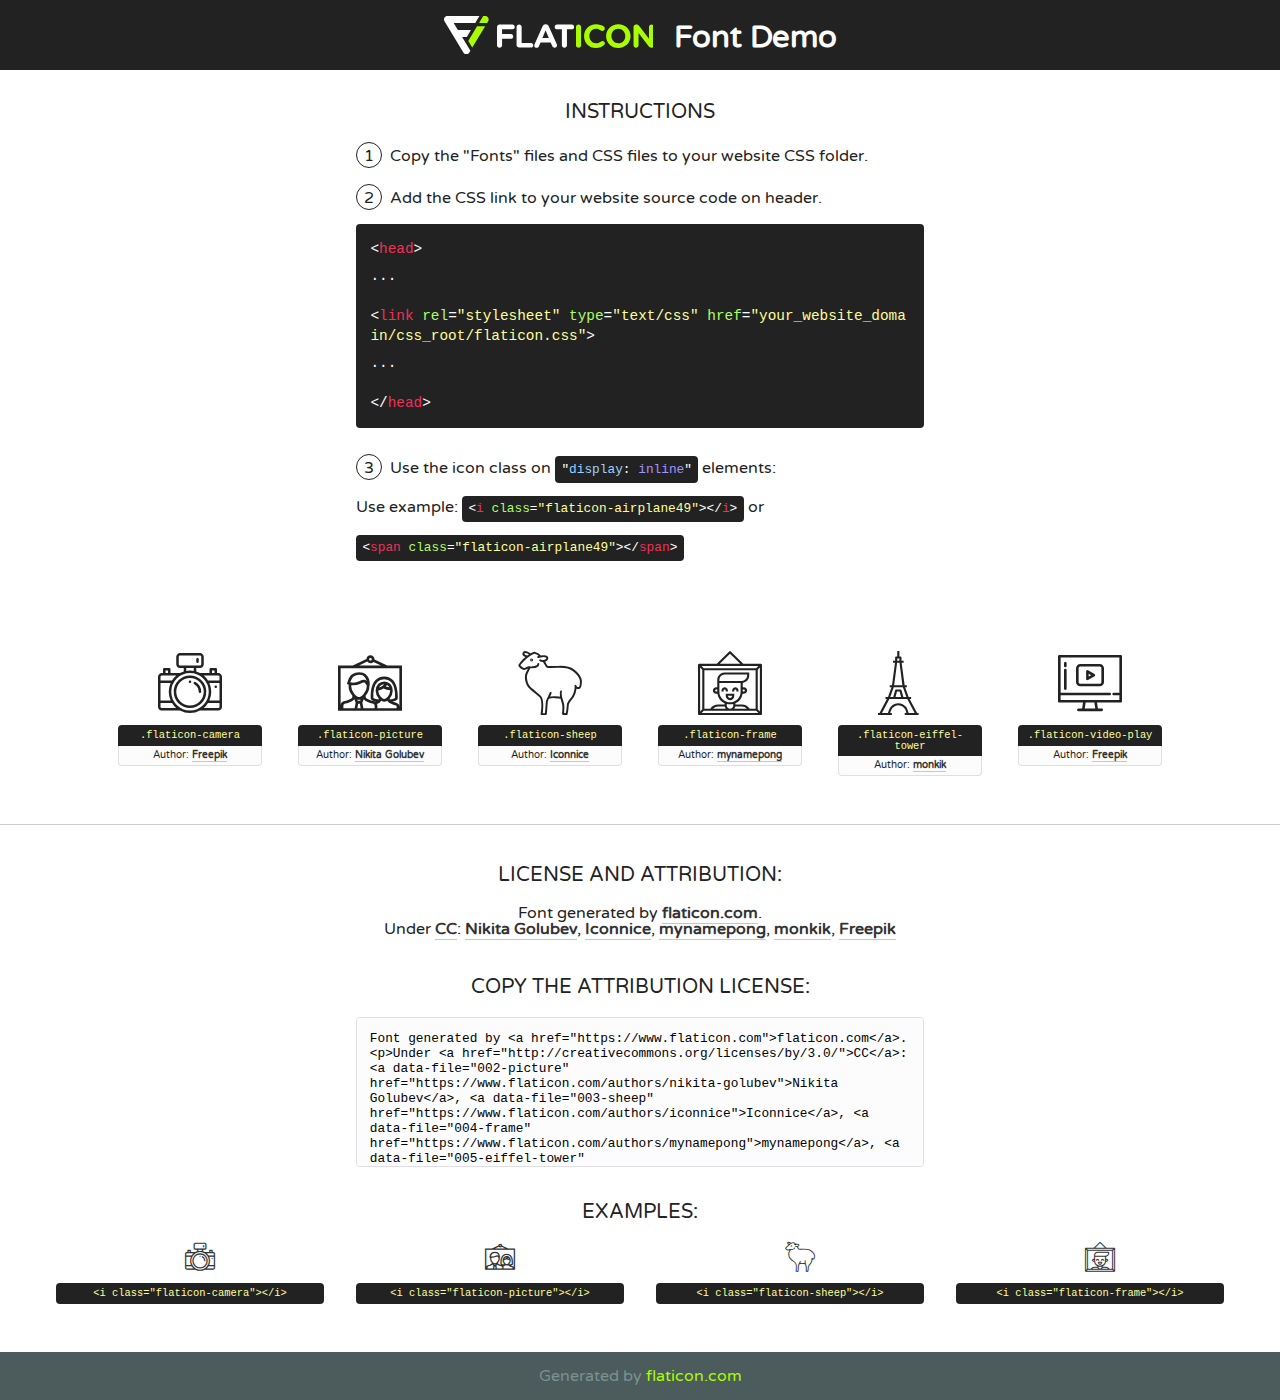
<file: fonts/flaticon/font/flaticon.html>
<!DOCTYPE html>
<!--
  Flaticon icon font: Flaticon
  Creation date: 07/12/2018 03:18
-->
<html>
<!DOCTYPE html>
<html>

<head>
    <title>Flaticon WebFont</title>
    <link href="http://fonts.googleapis.com/css?family=Varela+Round" rel="stylesheet" type="text/css" />
    <link rel="stylesheet" type="text/css" href="flaticon.css">
    <meta charset="UTF-8">
    <style>
    html, body, div, span, applet, object, iframe,
    h1, h2, h3, h4, h5, h6, p, blockquote, pre,
    a, abbr, acronym, address, big, cite, code,
    del, dfn, em, img, ins, kbd, q, s, samp,
    small, strike, strong, sub, sup, tt, var,
    b, u, i, center,
    dl, dt, dd, ol, ul, li,
    fieldset, form, label, legend,
    table, caption, tbody, tfoot, thead, tr, th, td,
    article, aside, canvas, details, embed, 
    figure, figcaption, footer, header, hgroup, 
    menu, nav, output, ruby, section, summary,
    time, mark, audio, video {
        margin: 0;
        padding: 0;
        border: 0;
        font-size: 100%;
        font: inherit;
        vertical-align: baseline;
    }
    /* HTML5 display-role reset for older browsers */
    article, aside, details, figcaption, figure, 
    footer, header, hgroup, menu, nav, section {
        display: block;
    }
    body {
        line-height: 1;
    }
    ol, ul {
        list-style: none;
    }
    blockquote, q {
        quotes: none;
    }
    blockquote:before, blockquote:after,
    q:before, q:after {
        content: '';
        content: none;
    }
    table {
        border-collapse: collapse;
        border-spacing: 0;
    }
    body {
        font-family: 'Varela Round', Helvetica, Arial, sans-serif;
        font-size: 16px;
        color: #222;
    }
    a {
        color: #333;
        border-bottom: 1px solid #a9fd00;
        font-weight: bold;
        text-decoration: none;
    }
    * {
        -moz-box-sizing: border-box;
        -webkit-box-sizing: border-box;
        box-sizing: border-box;
        margin: 0;
        padding: 0;
    }
    [class^="flaticon-"]:before, [class*=" flaticon-"]:before, [class^="flaticon-"]:after, [class*=" flaticon-"]:after {
        font-family: Flaticon;
        font-size: 30px;
        font-style: normal;
        margin-left: 20px;
        color: #333;
    }
    .wrapper {
        max-width: 600px;
        margin: auto;
        padding: 0 1em;
    }
    .title {
        font-size: 1.25em;
        text-align: center;
        margin-bottom: 1em;
        text-transform: uppercase;
    }
    header {
        text-align: center;
        background-color: #222;
        color: #fff;
        padding: 1em;
    }
    header .logo {
        width: 210px;
        height: 38px;
        display: inline-block;
        vertical-align: middle;
        margin-right: 1em;
        border: none;
    }
    header strong {
        font-size: 1.95em;
        font-weight: bold;
        vertical-align: middle;
        margin-top: 5px;
        display: inline-block;
    }
    .demo {
        margin: 2em auto;
        line-height: 1.25em;
    }
    .demo ul li {
        margin-bottom: 1em;
    }
    .demo ul li .num {
        color: #222;
        border-radius: 20px;
        display: inline-block;
        width: 26px;
        padding: 3px;
        height: 26px;
        text-align: center;
        margin-right: 0.5em;
        border: 1px solid #222;
    }
    .demo ul li code {
        background-color: #222;
        border-radius: 4px;
        padding: 0.25em 0.5em;
        display: inline-block;
        color: #fff;
        font-family: Consolas,Monaco,Lucida Console,Liberation Mono,DejaVu Sans Mono,Bitstream Vera Sans Mono,Courier New, monospace;
        font-weight: lighter;
        margin-top: 1em;
        font-size: 0.8em;
        word-break: break-all;
    }
    .demo ul li code.big {
        padding: 1em;
        font-size: 0.9em;
    }
    .demo ul li code .red {
        color: #EF3159;
    }
    .demo ul li code .green {
        color: #ACFF65;
    }
    .demo ul li code .yellow {
        color: #FFFF99;
    }
    .demo ul li code .blue {
        color: #99D3FF;
    }
    .demo ul li code .purple {
        color: #A295FF;
    }
    .demo ul li code .dots {
        margin-top: 0.5em;
        display: block;
    }
    #glyphs {
        border-bottom: 1px solid #ccc;
        padding: 2em 0;
        text-align: center;
    }
    .glyph {
        display: inline-block;
        width: 9em;
        margin: 1em;
        text-align: center;
        vertical-align: top;
        background: #FFF;
    }
    .glyph .glyph-icon {
        padding: 10px;
        display: block;
        font-family:"Flaticon";
        font-size: 64px;
        line-height: 1;
    }
    .glyph .glyph-icon:before {
        font-size: 64px;
        color: #222;
        margin-left: 0;
    }
    .class-name {
        font-size: 0.65em;
        background-color: #222;
        color: #fff;
        border-radius: 4px 4px 0 0;
        padding: 0.5em;
        color: #FFFF99;
        font-family: Consolas,Monaco,Lucida Console,Liberation Mono,DejaVu Sans Mono,Bitstream Vera Sans Mono,Courier New, monospace;
    }
    .author-name {
        font-size: 0.6em;
        background-color: #fcfcfd;
        border: 1px solid #DEDEE4;
        border-top: 0;
        border-radius: 0 0 4px 4px;
        padding: 0.5em;
    }
    .class-name:last-child {
        font-size: 10px;
        color:#888;
    }
    .class-name:last-child a {
        font-size: 10px;
        color:#555;
    }
    .class-name:last-child a:hover {
        color:#a9fd00;
    }
    .glyph > input {
        display: block;
        width: 100px;
        margin: 5px auto;
        text-align: center;
        font-size: 12px;
        cursor: text;
    }
    .glyph > input.icon-input {
        font-family:"Flaticon";
        font-size: 16px;
        margin-bottom: 10px;
    }
    .attribution .title {
        margin-top: 2em;
    }
    .attribution textarea {
        background-color: #fcfcfd;
        padding: 1em;
        border: none;
        box-shadow: none;
        border: 1px solid #DEDEE4;
        border-radius: 4px;
        resize: none;
        width: 100%;
        height: 150px;
        font-size: 0.8em;
        font-family: Consolas,Monaco,Lucida Console,Liberation Mono,DejaVu Sans Mono,Bitstream Vera Sans Mono,Courier New, monospace;
        -webkit-appearance: none;
    }
    .iconsuse {
        margin: 2em auto;
        text-align: center;
        max-width: 1200px;
    }
    .iconsuse:after {
        content: '';
        display: table;
        clear: both;
    }
    .iconsuse .image {
        float: left;
        width: 25%;
        padding: 0 1em;
    }
    .iconsuse .image p {
        margin-bottom: 1em;
    }
    .iconsuse .image span {
        display: block;
        font-size: 0.65em;
        background-color: #222;
        color: #fff;
        border-radius: 4px;
        padding: 0.5em;
        color: #FFFF99;
        margin-top: 1em;
        font-family: Consolas,Monaco,Lucida Console,Liberation Mono,DejaVu Sans Mono,Bitstream Vera Sans Mono,Courier New, monospace;
    }
    #footer {
        text-align: center;
        background-color: #4C5B5C;
        color: #7c9192;
        padding: 1em;
    }
    #footer a {
        border: none;
        color: #a9fd00;
        font-weight: normal;
    }
    @media (max-width: 960px) {
        .iconsuse .image {
            width: 50%;
        }
    }
    @media (max-width: 560px) {
        .iconsuse .image {
            width: 100%;
        }
    }
    </style>
</head>

<body class="characters-off">

    <header>
        <a href="https://www.flaticon.com" target="_blank" class="logo">
            <svg version="1.1" xmlns="http://www.w3.org/2000/svg" xmlns:xlink="http://www.w3.org/1999/xlink" xmlns:a="http://ns.adobe.com/AdobeSVGViewerExtensions/3.0/" viewBox="0 0 560.875 102.036" enable-background="new 0 0 560.875 102.036" xml:space="preserve">
                <defs>
                </defs>
                <g>
                    <g class="letters">
                        <path fill="#ffffff" d="M141.596,29.675c0-3.777,2.985-6.767,6.764-6.767h34.438c3.426,0,6.15,2.728,6.15,6.15
                        c0,3.43-2.724,6.149-6.15,6.149h-27.674v13.091h23.719c3.429,0,6.151,2.724,6.151,6.15c0,3.43-2.723,6.149-6.151,6.149h-23.719
                        v17.574c0,3.773-2.986,6.761-6.764,6.761c-3.779,0-6.764-2.989-6.764-6.761V29.675z"></path>
                        <path fill="#ffffff" d="M193.844,29.149c0-3.781,2.985-6.767,6.764-6.767c3.776,0,6.763,2.985,6.763,6.767v42.957h25.039
                        c3.426,0,6.149,2.726,6.149,6.153c0,3.425-2.723,6.15-6.149,6.15h-31.802c-3.779,0-6.764-2.986-6.764-6.768V29.149z"></path>
                        <path fill="#ffffff" d="M241.891,75.71l21.438-48.407c1.492-3.341,4.215-5.357,7.906-5.357h0.792
                        c3.686,0,6.323,2.017,7.815,5.357l21.439,48.407c0.436,0.967,0.701,1.845,0.701,2.723c0,3.602-2.809,6.501-6.414,6.501
                        c-3.161,0-5.269-1.845-6.499-4.655l-4.132-9.661h-27.059l-4.301,10.102c-1.144,2.631-3.426,4.214-6.237,4.214
                        c-3.517,0-6.24-2.81-6.24-6.325C241.1,77.64,241.451,76.677,241.891,75.71z M279.932,58.666l-8.521-20.297l-8.526,20.297H279.932
                        z"></path>
                        <path fill="#ffffff" d="M314.864,35.387H301.86c-3.429,0-6.239-2.813-6.239-6.238c0-3.429,2.811-6.24,6.239-6.24h39.533
                        c3.426,0,6.237,2.811,6.237,6.24c0,3.425-2.811,6.238-6.237,6.238h-13.001v42.785c0,3.773-2.99,6.761-6.764,6.761
                        c-3.779,0-6.764-2.989-6.764-6.761V35.387z"></path>
                        <path fill="#A9FD00" d="M352.615,29.149c0-3.781,2.985-6.767,6.767-6.767c3.774,0,6.761,2.985,6.761,6.767v49.024
                        c0,3.773-2.987,6.761-6.761,6.761c-3.781,0-6.767-2.989-6.767-6.761V29.149z"></path>
                        <path fill="#A9FD00" d="M374.132,53.836v-0.179c0-17.481,13.178-31.801,32.065-31.801c9.22,0,15.459,2.458,20.557,6.238
                        c1.402,1.054,2.637,2.985,2.637,5.357c0,3.692-2.985,6.59-6.681,6.59c-1.845,0-3.071-0.702-4.044-1.319
                        c-3.776-2.813-7.729-4.393-12.562-4.393c-10.364,0-17.831,8.611-17.831,19.154v0.173c0,10.542,7.291,19.329,17.831,19.329
                        c5.715,0,9.492-1.756,13.359-4.834c1.049-0.874,2.458-1.491,4.039-1.491c3.429,0,6.325,2.813,6.325,6.236
                        c0,2.106-1.056,3.78-2.282,4.834c-5.539,4.834-12.036,7.733-21.878,7.733C387.572,85.464,374.132,71.493,374.132,53.836z"></path>
                        <path fill="#A9FD00" d="M433.009,53.836v-0.179c0-17.481,13.79-31.801,32.766-31.801c18.981,0,32.592,14.143,32.592,31.628v0.173
                        c0,17.483-13.785,31.807-32.769,31.807C446.625,85.464,433.009,71.32,433.009,53.836z M484.224,53.836v-0.179
                        c0-10.539-7.725-19.326-18.626-19.326c-10.893,0-18.449,8.611-18.449,19.154v0.173c0,10.542,7.73,19.329,18.626,19.329
                        C476.676,72.986,484.224,64.378,484.224,53.836z"></path>
                        <path fill="#A9FD00" d="M506.233,29.321c0-3.774,2.99-6.763,6.767-6.763h1.401c3.252,0,5.183,1.583,7.029,3.953l26.093,34.265
                        V29.059c0-3.692,2.99-6.677,6.681-6.677c3.683,0,6.671,2.985,6.671,6.677v48.934c0,3.78-2.987,6.765-6.764,6.765h-0.436
                        c-3.257,0-5.188-1.581-7.034-3.953l-27.056-35.492v32.944c0,3.687-2.985,6.676-6.678,6.676c-3.683,0-6.673-2.989-6.673-6.676
                        V29.321z"></path>
                    </g>
                    <g class="insignia">
                        <path fill="#ffffff" d="M48.372,56.137h12.517l11.156-18.537H37.186L25.688,18.539h57.825L94.668,0H9.271
                        C5.925,0,2.842,1.801,1.198,4.716c-1.644,2.907-1.593,6.482,0.134,9.343l50.38,83.501c1.678,2.781,4.689,4.476,7.938,4.476
                        c3.246,0,6.257-1.695,7.935-4.476l2.898-4.804L48.372,56.137z"></path>
                        <g class="i">
                            <path fill="#A9FD00" d="M93.575,18.539h0.031v0.004l21.652,0.004l2.705-4.488c1.727-2.861,1.778-6.436,0.133-9.343
                            C116.454,1.801,113.371,0,110.026,0h-5.294L93.575,18.539z"></path>
                            <polygon fill="#A9FD00" points="88.291,27.356 64.725,66.486 75.519,84.404 109.942,27.356"></polygon>
                        </g>
                    </g>
                </g>
            </svg>
        </a>
        <strong>Font Demo</strong>
    </header>


    <section class="demo wrapper">

        <p class="title">Instructions</p>

        <ul>
            <li>
                <span class="num">1</span>Copy the "Fonts" files and CSS files to your website CSS folder.
            </li>
            <li>
                <span class="num">2</span>Add the CSS link to your website source code on header.
                <code class="big">
                    &lt;<span class="red">head</span>&gt;
                    <br/><span class="dots">...</span>
                    <br/>&lt;<span class="red">link</span> <span class="green">rel</span>=<span class="yellow">"stylesheet"</span> <span class="green">type</span>=<span class="yellow">"text/css"</span> <span class="green">href</span>=<span class="yellow">"your_website_domain/css_root/flaticon.css"</span>&gt;
                    <br/><span class="dots">...</span>
                    <br/>&lt;/<span class="red">head</span>&gt;
                </code>
            </li>

            <li>
                <p>
                    <span class="num">3</span>Use the icon class on <code>"<span class="blue">display</span>:<span class="purple"> inline</span>"</code> elements:
                    <br />
                    Use example: <code>&lt;<span class="red">i</span> <span class="green">class</span>=<span class="yellow">&quot;flaticon-airplane49&quot;</span>&gt;&lt;/<span class="red">i</span>&gt;</code> or <code>&lt;<span class="red">span</span> <span class="green">class</span>=<span class="yellow">&quot;flaticon-airplane49&quot;</span>&gt;&lt;/<span class="red">span</span>&gt;</code>
            </li>
        </ul>

    </section>




   <section id="glyphs">          
    
      
        <div class="glyph"><div class="glyph-icon flaticon-camera"></div>
            <div class="class-name">.flaticon-camera</div>
            <div class="author-name">Author: <a data-file="001-camera" href="http://www.freepik.com">Freepik</a> </div> 
        </div>        
        
        <div class="glyph"><div class="glyph-icon flaticon-picture"></div>
            <div class="class-name">.flaticon-picture</div>
            <div class="author-name">Author: <a data-file="002-picture" href="https://www.flaticon.com/authors/nikita-golubev">Nikita Golubev</a> </div> 
        </div>        
        
        <div class="glyph"><div class="glyph-icon flaticon-sheep"></div>
            <div class="class-name">.flaticon-sheep</div>
            <div class="author-name">Author: <a data-file="003-sheep" href="https://www.flaticon.com/authors/iconnice">Iconnice</a> </div> 
        </div>        
        
        <div class="glyph"><div class="glyph-icon flaticon-frame"></div>
            <div class="class-name">.flaticon-frame</div>
            <div class="author-name">Author: <a data-file="004-frame" href="https://www.flaticon.com/authors/mynamepong">mynamepong</a> </div> 
        </div>        
        
        <div class="glyph"><div class="glyph-icon flaticon-eiffel-tower"></div>
            <div class="class-name">.flaticon-eiffel-tower</div>
            <div class="author-name">Author: <a data-file="005-eiffel-tower" href="https://www.flaticon.com/authors/monkik">monkik</a> </div> 
        </div>        
        
        <div class="glyph"><div class="glyph-icon flaticon-video-play"></div>
            <div class="class-name">.flaticon-video-play</div>
            <div class="author-name">Author: <a data-file="006-video-play" href="http://www.freepik.com">Freepik</a> </div> 
        </div>        
        

    </section>



    <section class="attribution wrapper"   style="text-align:center;">

      <div class="title">License and attribution:</div><div class="attrDiv">Font generated by <a href="https://www.flaticon.com">flaticon.com</a>. <div><p>Under <a href="http://creativecommons.org/licenses/by/3.0/">CC</a>: <a data-file="002-picture" href="https://www.flaticon.com/authors/nikita-golubev">Nikita Golubev</a>, <a data-file="003-sheep" href="https://www.flaticon.com/authors/iconnice">Iconnice</a>, <a data-file="004-frame" href="https://www.flaticon.com/authors/mynamepong">mynamepong</a>, <a data-file="005-eiffel-tower" href="https://www.flaticon.com/authors/monkik">monkik</a>, <a data-file="001-camera" href="http://www.freepik.com">Freepik</a></p>  </div>
      </div>
      <div class="title">Copy the Attribution License:</div>

    <textarea onclick="this.focus();this.select();">Font generated by &lt;a href=&quot;https://www.flaticon.com&quot;&gt;flaticon.com&lt;/a&gt;. <p>Under <a href="http://creativecommons.org/licenses/by/3.0/">CC</a>: <a data-file="002-picture" href="https://www.flaticon.com/authors/nikita-golubev">Nikita Golubev</a>, <a data-file="003-sheep" href="https://www.flaticon.com/authors/iconnice">Iconnice</a>, <a data-file="004-frame" href="https://www.flaticon.com/authors/mynamepong">mynamepong</a>, <a data-file="005-eiffel-tower" href="https://www.flaticon.com/authors/monkik">monkik</a>, <a data-file="001-camera" href="http://www.freepik.com">Freepik</a></p>  
     </textarea>

    </section>

    <section class="iconsuse">

          <div class="title">Examples:</div>            
             
            <div class="image">
                <p>
                    <i class="glyph-icon flaticon-camera"></i> 
                    <span>&lt;i class=&quot;flaticon-camera&quot;&gt;&lt;/i&gt;</span>
                </p>
            </div>
            
            <div class="image">
                <p>
                    <i class="glyph-icon flaticon-picture"></i> 
                    <span>&lt;i class=&quot;flaticon-picture&quot;&gt;&lt;/i&gt;</span>
                </p>
            </div>
            
            <div class="image">
                <p>
                    <i class="glyph-icon flaticon-sheep"></i> 
                    <span>&lt;i class=&quot;flaticon-sheep&quot;&gt;&lt;/i&gt;</span>
                </p>
            </div>
            
            <div class="image">
                <p>
                    <i class="glyph-icon flaticon-frame"></i> 
                    <span>&lt;i class=&quot;flaticon-frame&quot;&gt;&lt;/i&gt;</span>
                </p>
            </div>
                       
        </div>
                            
    </section>

<div id="footer">
    <div>Generated by <a href="https://www.flaticon.com">flaticon.com</a>
    </div>
</div>



</body>
</html>
</file>
<file: fonts/icomoon/style.css>
@font-face {
  font-family: 'icomoon';
  src:  url('fonts/icomoon.eot?10si43');
  src:  url('fonts/icomoon.eot?10si43#iefix') format('embedded-opentype'),
    url('fonts/icomoon.ttf?10si43') format('truetype'),
    url('fonts/icomoon.woff?10si43') format('woff'),
    url('fonts/icomoon.svg?10si43#icomoon') format('svg');
  font-weight: normal;
  font-style: normal;
}

[class^="icon-"], [class*=" icon-"] {
  /* use !important to prevent issues with browser extensions that change fonts */
  font-family: 'icomoon' !important;
  speak: none;
  font-style: normal;
  font-weight: normal;
  font-variant: normal;
  text-transform: none;
  line-height: 1;

  /* Better Font Rendering =========== */
  -webkit-font-smoothing: antialiased;
  -moz-osx-font-smoothing: grayscale;
}

.icon-asterisk:before {
  content: "\f069";
}
.icon-plus:before {
  content: "\f067";
}
.icon-question:before {
  content: "\f128";
}
.icon-minus:before {
  content: "\f068";
}
.icon-glass:before {
  content: "\f000";
}
.icon-music:before {
  content: "\f001";
}
.icon-search:before {
  content: "\f002";
}
.icon-envelope-o:before {
  content: "\f003";
}
.icon-heart:before {
  content: "\f004";
}
.icon-star:before {
  content: "\f005";
}
.icon-star-o:before {
  content: "\f006";
}
.icon-user:before {
  content: "\f007";
}
.icon-film:before {
  content: "\f008";
}
.icon-th-large:before {
  content: "\f009";
}
.icon-th:before {
  content: "\f00a";
}
.icon-th-list:before {
  content: "\f00b";
}
.icon-check:before {
  content: "\f00c";
}
.icon-close:before {
  content: "\f00d";
}
.icon-remove:before {
  content: "\f00d";
}
.icon-times:before {
  content: "\f00d";
}
.icon-search-plus:before {
  content: "\f00e";
}
.icon-search-minus:before {
  content: "\f010";
}
.icon-power-off:before {
  content: "\f011";
}
.icon-signal:before {
  content: "\f012";
}
.icon-cog:before {
  content: "\f013";
}
.icon-gear:before {
  content: "\f013";
}
.icon-trash-o:before {
  content: "\f014";
}
.icon-home:before {
  content: "\f015";
}
.icon-file-o:before {
  content: "\f016";
}
.icon-clock-o:before {
  content: "\f017";
}
.icon-road:before {
  content: "\f018";
}
.icon-download:before {
  content: "\f019";
}
.icon-arrow-circle-o-down:before {
  content: "\f01a";
}
.icon-arrow-circle-o-up:before {
  content: "\f01b";
}
.icon-inbox:before {
  content: "\f01c";
}
.icon-play-circle-o:before {
  content: "\f01d";
}
.icon-repeat:before {
  content: "\f01e";
}
.icon-rotate-right:before {
  content: "\f01e";
}
.icon-refresh:before {
  content: "\f021";
}
.icon-list-alt:before {
  content: "\f022";
}
.icon-lock:before {
  content: "\f023";
}
.icon-flag:before {
  content: "\f024";
}
.icon-headphones:before {
  content: "\f025";
}
.icon-volume-off:before {
  content: "\f026";
}
.icon-volume-down:before {
  content: "\f027";
}
.icon-volume-up:before {
  content: "\f028";
}
.icon-qrcode:before {
  content: "\f029";
}
.icon-barcode:before {
  content: "\f02a";
}
.icon-tag:before {
  content: "\f02b";
}
.icon-tags:before {
  content: "\f02c";
}
.icon-book:before {
  content: "\f02d";
}
.icon-bookmark:before {
  content: "\f02e";
}
.icon-print:before {
  content: "\f02f";
}
.icon-camera:before {
  content: "\f030";
}
.icon-font:before {
  content: "\f031";
}
.icon-bold:before {
  content: "\f032";
}
.icon-italic:before {
  content: "\f033";
}
.icon-text-height:before {
  content: "\f034";
}
.icon-text-width:before {
  content: "\f035";
}
.icon-align-left:before {
  content: "\f036";
}
.icon-align-center:before {
  content: "\f037";
}
.icon-align-right:before {
  content: "\f038";
}
.icon-align-justify:before {
  content: "\f039";
}
.icon-list:before {
  content: "\f03a";
}
.icon-dedent:before {
  content: "\f03b";
}
.icon-outdent:before {
  content: "\f03b";
}
.icon-indent:before {
  content: "\f03c";
}
.icon-video-camera:before {
  content: "\f03d";
}
.icon-image:before {
  content: "\f03e";
}
.icon-photo:before {
  content: "\f03e";
}
.icon-picture-o:before {
  content: "\f03e";
}
.icon-pencil:before {
  content: "\f040";
}
.icon-map-marker:before {
  content: "\f041";
}
.icon-adjust:before {
  content: "\f042";
}
.icon-tint:before {
  content: "\f043";
}
.icon-edit:before {
  content: "\f044";
}
.icon-pencil-square-o:before {
  content: "\f044";
}
.icon-share-square-o:before {
  content: "\f045";
}
.icon-check-square-o:before {
  content: "\f046";
}
.icon-arrows:before {
  content: "\f047";
}
.icon-step-backward:before {
  content: "\f048";
}
.icon-fast-backward:before {
  content: "\f049";
}
.icon-backward:before {
  content: "\f04a";
}
.icon-play:before {
  content: "\f04b";
}
.icon-pause:before {
  content: "\f04c";
}
.icon-stop:before {
  content: "\f04d";
}
.icon-forward:before {
  content: "\f04e";
}
.icon-fast-forward:before {
  content: "\f050";
}
.icon-step-forward:before {
  content: "\f051";
}
.icon-eject:before {
  content: "\f052";
}
.icon-chevron-left:before {
  content: "\f053";
}
.icon-chevron-right:before {
  content: "\f054";
}
.icon-plus-circle:before {
  content: "\f055";
}
.icon-minus-circle:before {
  content: "\f056";
}
.icon-times-circle:before {
  content: "\f057";
}
.icon-check-circle:before {
  content: "\f058";
}
.icon-question-circle:before {
  content: "\f059";
}
.icon-info-circle:before {
  content: "\f05a";
}
.icon-crosshairs:before {
  content: "\f05b";
}
.icon-times-circle-o:before {
  content: "\f05c";
}
.icon-check-circle-o:before {
  content: "\f05d";
}
.icon-ban:before {
  content: "\f05e";
}
.icon-arrow-left:before {
  content: "\f060";
}
.icon-arrow-right:before {
  content: "\f061";
}
.icon-arrow-up:before {
  content: "\f062";
}
.icon-arrow-down:before {
  content: "\f063";
}
.icon-mail-forward:before {
  content: "\f064";
}
.icon-share:before {
  content: "\f064";
}
.icon-expand:before {
  content: "\f065";
}
.icon-compress:before {
  content: "\f066";
}
.icon-exclamation-circle:before {
  content: "\f06a";
}
.icon-gift:before {
  content: "\f06b";
}
.icon-leaf:before {
  content: "\f06c";
}
.icon-fire:before {
  content: "\f06d";
}
.icon-eye:before {
  content: "\f06e";
}
.icon-eye-slash:before {
  content: "\f070";
}
.icon-exclamation-triangle:before {
  content: "\f071";
}
.icon-warning:before {
  content: "\f071";
}
.icon-plane:before {
  content: "\f072";
}
.icon-calendar:before {
  content: "\f073";
}
.icon-random:before {
  content: "\f074";
}
.icon-comment:before {
  content: "\f075";
}
.icon-magnet:before {
  content: "\f076";
}
.icon-chevron-up:before {
  content: "\f077";
}
.icon-chevron-down:before {
  content: "\f078";
}
.icon-retweet:before {
  content: "\f079";
}
.icon-shopping-cart:before {
  content: "\f07a";
}
.icon-folder:before {
  content: "\f07b";
}
.icon-folder-open:before {
  content: "\f07c";
}
.icon-arrows-v:before {
  content: "\f07d";
}
.icon-arrows-h:before {
  content: "\f07e";
}
.icon-bar-chart:before {
  content: "\f080";
}
.icon-bar-chart-o:before {
  content: "\f080";
}
.icon-twitter-square:before {
  content: "\f081";
}
.icon-facebook-square:before {
  content: "\f082";
}
.icon-camera-retro:before {
  content: "\f083";
}
.icon-key:before {
  content: "\f084";
}
.icon-cogs:before {
  content: "\f085";
}
.icon-gears:before {
  content: "\f085";
}
.icon-comments:before {
  content: "\f086";
}
.icon-thumbs-o-up:before {
  content: "\f087";
}
.icon-thumbs-o-down:before {
  content: "\f088";
}
.icon-star-half:before {
  content: "\f089";
}
.icon-heart-o:before {
  content: "\f08a";
}
.icon-sign-out:before {
  content: "\f08b";
}
.icon-linkedin-square:before {
  content: "\f08c";
}
.icon-thumb-tack:before {
  content: "\f08d";
}
.icon-external-link:before {
  content: "\f08e";
}
.icon-sign-in:before {
  content: "\f090";
}
.icon-trophy:before {
  content: "\f091";
}
.icon-github-square:before {
  content: "\f092";
}
.icon-upload:before {
  content: "\f093";
}
.icon-lemon-o:before {
  content: "\f094";
}
.icon-phone:before {
  content: "\f095";
}
.icon-square-o:before {
  content: "\f096";
}
.icon-bookmark-o:before {
  content: "\f097";
}
.icon-phone-square:before {
  content: "\f098";
}
.icon-twitter:before {
  content: "\f099";
}
.icon-facebook:before {
  content: "\f09a";
}
.icon-facebook-f:before {
  content: "\f09a";
}
.icon-github:before {
  content: "\f09b";
}
.icon-unlock:before {
  content: "\f09c";
}
.icon-credit-card:before {
  content: "\f09d";
}
.icon-feed:before {
  content: "\f09e";
}
.icon-rss:before {
  content: "\f09e";
}
.icon-hdd-o:before {
  content: "\f0a0";
}
.icon-bullhorn:before {
  content: "\f0a1";
}
.icon-bell-o:before {
  content: "\f0a2";
}
.icon-certificate:before {
  content: "\f0a3";
}
.icon-hand-o-right:before {
  content: "\f0a4";
}
.icon-hand-o-left:before {
  content: "\f0a5";
}
.icon-hand-o-up:before {
  content: "\f0a6";
}
.icon-hand-o-down:before {
  content: "\f0a7";
}
.icon-arrow-circle-left:before {
  content: "\f0a8";
}
.icon-arrow-circle-right:before {
  content: "\f0a9";
}
.icon-arrow-circle-up:before {
  content: "\f0aa";
}
.icon-arrow-circle-down:before {
  content: "\f0ab";
}
.icon-globe:before {
  content: "\f0ac";
}
.icon-wrench:before {
  content: "\f0ad";
}
.icon-tasks:before {
  content: "\f0ae";
}
.icon-filter:before {
  content: "\f0b0";
}
.icon-briefcase:before {
  content: "\f0b1";
}
.icon-arrows-alt:before {
  content: "\f0b2";
}
.icon-group:before {
  content: "\f0c0";
}
.icon-users:before {
  content: "\f0c0";
}
.icon-chain:before {
  content: "\f0c1";
}
.icon-link:before {
  content: "\f0c1";
}
.icon-cloud:before {
  content: "\f0c2";
}
.icon-flask:before {
  content: "\f0c3";
}
.icon-cut:before {
  content: "\f0c4";
}
.icon-scissors:before {
  content: "\f0c4";
}
.icon-copy:before {
  content: "\f0c5";
}
.icon-files-o:before {
  content: "\f0c5";
}
.icon-paperclip:before {
  content: "\f0c6";
}
.icon-floppy-o:before {
  content: "\f0c7";
}
.icon-save:before {
  content: "\f0c7";
}
.icon-square:before {
  content: "\f0c8";
}
.icon-bars:before {
  content: "\f0c9";
}
.icon-navicon:before {
  content: "\f0c9";
}
.icon-reorder:before {
  content: "\f0c9";
}
.icon-list-ul:before {
  content: "\f0ca";
}
.icon-list-ol:before {
  content: "\f0cb";
}
.icon-strikethrough:before {
  content: "\f0cc";
}
.icon-underline:before {
  content: "\f0cd";
}
.icon-table:before {
  content: "\f0ce";
}
.icon-magic:before {
  content: "\f0d0";
}
.icon-truck:before {
  content: "\f0d1";
}
.icon-pinterest:before {
  content: "\f0d2";
}
.icon-pinterest-square:before {
  content: "\f0d3";
}
.icon-google-plus-square:before {
  content: "\f0d4";
}
.icon-google-plus:before {
  content: "\f0d5";
}
.icon-money:before {
  content: "\f0d6";
}
.icon-caret-down:before {
  content: "\f0d7";
}
.icon-caret-up:before {
  content: "\f0d8";
}
.icon-caret-left:before {
  content: "\f0d9";
}
.icon-caret-right:before {
  content: "\f0da";
}
.icon-columns:before {
  content: "\f0db";
}
.icon-sort:before {
  content: "\f0dc";
}
.icon-unsorted:before {
  content: "\f0dc";
}
.icon-sort-desc:before {
  content: "\f0dd";
}
.icon-sort-down:before {
  content: "\f0dd";
}
.icon-sort-asc:before {
  content: "\f0de";
}
.icon-sort-up:before {
  content: "\f0de";
}
.icon-envelope:before {
  content: "\f0e0";
}
.icon-linkedin:before {
  content: "\f0e1";
}
.icon-rotate-left:before {
  content: "\f0e2";
}
.icon-undo:before {
  content: "\f0e2";
}
.icon-gavel:before {
  content: "\f0e3";
}
.icon-legal:before {
  content: "\f0e3";
}
.icon-dashboard:before {
  content: "\f0e4";
}
.icon-tachometer:before {
  content: "\f0e4";
}
.icon-comment-o:before {
  content: "\f0e5";
}
.icon-comments-o:before {
  content: "\f0e6";
}
.icon-bolt:before {
  content: "\f0e7";
}
.icon-flash:before {
  content: "\f0e7";
}
.icon-sitemap:before {
  content: "\f0e8";
}
.icon-umbrella:before {
  content: "\f0e9";
}
.icon-clipboard:before {
  content: "\f0ea";
}
.icon-paste:before {
  content: "\f0ea";
}
.icon-lightbulb-o:before {
  content: "\f0eb";
}
.icon-exchange:before {
  content: "\f0ec";
}
.icon-cloud-download:before {
  content: "\f0ed";
}
.icon-cloud-upload:before {
  content: "\f0ee";
}
.icon-user-md:before {
  content: "\f0f0";
}
.icon-stethoscope:before {
  content: "\f0f1";
}
.icon-suitcase:before {
  content: "\f0f2";
}
.icon-bell:before {
  content: "\f0f3";
}
.icon-coffee:before {
  content: "\f0f4";
}
.icon-cutlery:before {
  content: "\f0f5";
}
.icon-file-text-o:before {
  content: "\f0f6";
}
.icon-building-o:before {
  content: "\f0f7";
}
.icon-hospital-o:before {
  content: "\f0f8";
}
.icon-ambulance:before {
  content: "\f0f9";
}
.icon-medkit:before {
  content: "\f0fa";
}
.icon-fighter-jet:before {
  content: "\f0fb";
}
.icon-beer:before {
  content: "\f0fc";
}
.icon-h-square:before {
  content: "\f0fd";
}
.icon-plus-square:before {
  content: "\f0fe";
}
.icon-angle-double-left:before {
  content: "\f100";
}
.icon-angle-double-right:before {
  content: "\f101";
}
.icon-angle-double-up:before {
  content: "\f102";
}
.icon-angle-double-down:before {
  content: "\f103";
}
.icon-angle-left:before {
  content: "\f104";
}
.icon-angle-right:before {
  content: "\f105";
}
.icon-angle-up:before {
  content: "\f106";
}
.icon-angle-down:before {
  content: "\f107";
}
.icon-desktop:before {
  content: "\f108";
}
.icon-laptop:before {
  content: "\f109";
}
.icon-tablet:before {
  content: "\f10a";
}
.icon-mobile:before {
  content: "\f10b";
}
.icon-mobile-phone:before {
  content: "\f10b";
}
.icon-circle-o:before {
  content: "\f10c";
}
.icon-quote-left:before {
  content: "\f10d";
}
.icon-quote-right:before {
  content: "\f10e";
}
.icon-spinner:before {
  content: "\f110";
}
.icon-circle:before {
  content: "\f111";
}
.icon-mail-reply:before {
  content: "\f112";
}
.icon-reply:before {
  content: "\f112";
}
.icon-github-alt:before {
  content: "\f113";
}
.icon-folder-o:before {
  content: "\f114";
}
.icon-folder-open-o:before {
  content: "\f115";
}
.icon-smile-o:before {
  content: "\f118";
}
.icon-frown-o:before {
  content: "\f119";
}
.icon-meh-o:before {
  content: "\f11a";
}
.icon-gamepad:before {
  content: "\f11b";
}
.icon-keyboard-o:before {
  content: "\f11c";
}
.icon-flag-o:before {
  content: "\f11d";
}
.icon-flag-checkered:before {
  content: "\f11e";
}
.icon-terminal:before {
  content: "\f120";
}
.icon-code:before {
  content: "\f121";
}
.icon-mail-reply-all:before {
  content: "\f122";
}
.icon-reply-all:before {
  content: "\f122";
}
.icon-star-half-empty:before {
  content: "\f123";
}
.icon-star-half-full:before {
  content: "\f123";
}
.icon-star-half-o:before {
  content: "\f123";
}
.icon-location-arrow:before {
  content: "\f124";
}
.icon-crop:before {
  content: "\f125";
}
.icon-code-fork:before {
  content: "\f126";
}
.icon-chain-broken:before {
  content: "\f127";
}
.icon-unlink:before {
  content: "\f127";
}
.icon-info:before {
  content: "\f129";
}
.icon-exclamation:before {
  content: "\f12a";
}
.icon-superscript:before {
  content: "\f12b";
}
.icon-subscript:before {
  content: "\f12c";
}
.icon-eraser:before {
  content: "\f12d";
}
.icon-puzzle-piece:before {
  content: "\f12e";
}
.icon-microphone:before {
  content: "\f130";
}
.icon-microphone-slash:before {
  content: "\f131";
}
.icon-shield:before {
  content: "\f132";
}
.icon-calendar-o:before {
  content: "\f133";
}
.icon-fire-extinguisher:before {
  content: "\f134";
}
.icon-rocket:before {
  content: "\f135";
}
.icon-maxcdn:before {
  content: "\f136";
}
.icon-chevron-circle-left:before {
  content: "\f137";
}
.icon-chevron-circle-right:before {
  content: "\f138";
}
.icon-chevron-circle-up:before {
  content: "\f139";
}
.icon-chevron-circle-down:before {
  content: "\f13a";
}
.icon-html5:before {
  content: "\f13b";
}
.icon-css3:before {
  content: "\f13c";
}
.icon-anchor:before {
  content: "\f13d";
}
.icon-unlock-alt:before {
  content: "\f13e";
}
.icon-bullseye:before {
  content: "\f140";
}
.icon-ellipsis-h:before {
  content: "\f141";
}
.icon-ellipsis-v:before {
  content: "\f142";
}
.icon-rss-square:before {
  content: "\f143";
}
.icon-play-circle:before {
  content: "\f144";
}
.icon-ticket:before {
  content: "\f145";
}
.icon-minus-square:before {
  content: "\f146";
}
.icon-minus-square-o:before {
  content: "\f147";
}
.icon-level-up:before {
  content: "\f148";
}
.icon-level-down:before {
  content: "\f149";
}
.icon-check-square:before {
  content: "\f14a";
}
.icon-pencil-square:before {
  content: "\f14b";
}
.icon-external-link-square:before {
  content: "\f14c";
}
.icon-share-square:before {
  content: "\f14d";
}
.icon-compass:before {
  content: "\f14e";
}
.icon-caret-square-o-down:before {
  content: "\f150";
}
.icon-toggle-down:before {
  content: "\f150";
}
.icon-caret-square-o-up:before {
  content: "\f151";
}
.icon-toggle-up:before {
  content: "\f151";
}
.icon-caret-square-o-right:before {
  content: "\f152";
}
.icon-toggle-right:before {
  content: "\f152";
}
.icon-eur:before {
  content: "\f153";
}
.icon-euro:before {
  content: "\f153";
}
.icon-gbp:before {
  content: "\f154";
}
.icon-dollar:before {
  content: "\f155";
}
.icon-usd:before {
  content: "\f155";
}
.icon-inr:before {
  content: "\f156";
}
.icon-rupee:before {
  content: "\f156";
}
.icon-cny:before {
  content: "\f157";
}
.icon-jpy:before {
  content: "\f157";
}
.icon-rmb:before {
  content: "\f157";
}
.icon-yen:before {
  content: "\f157";
}
.icon-rouble:before {
  content: "\f158";
}
.icon-rub:before {
  content: "\f158";
}
.icon-ruble:before {
  content: "\f158";
}
.icon-krw:before {
  content: "\f159";
}
.icon-won:before {
  content: "\f159";
}
.icon-bitcoin:before {
  content: "\f15a";
}
.icon-btc:before {
  content: "\f15a";
}
.icon-file:before {
  content: "\f15b";
}
.icon-file-text:before {
  content: "\f15c";
}
.icon-sort-alpha-asc:before {
  content: "\f15d";
}
.icon-sort-alpha-desc:before {
  content: "\f15e";
}
.icon-sort-amount-asc:before {
  content: "\f160";
}
.icon-sort-amount-desc:before {
  content: "\f161";
}
.icon-sort-numeric-asc:before {
  content: "\f162";
}
.icon-sort-numeric-desc:before {
  content: "\f163";
}
.icon-thumbs-up:before {
  content: "\f164";
}
.icon-thumbs-down:before {
  content: "\f165";
}
.icon-youtube-square:before {
  content: "\f166";
}
.icon-youtube:before {
  content: "\f167";
}
.icon-xing:before {
  content: "\f168";
}
.icon-xing-square:before {
  content: "\f169";
}
.icon-youtube-play:before {
  content: "\f16a";
}
.icon-dropbox:before {
  content: "\f16b";
}
.icon-stack-overflow:before {
  content: "\f16c";
}
.icon-instagram:before {
  content: "\f16d";
}
.icon-flickr:before {
  content: "\f16e";
}
.icon-adn:before {
  content: "\f170";
}
.icon-bitbucket:before {
  content: "\f171";
}
.icon-bitbucket-square:before {
  content: "\f172";
}
.icon-tumblr:before {
  content: "\f173";
}
.icon-tumblr-square:before {
  content: "\f174";
}
.icon-long-arrow-down:before {
  content: "\f175";
}
.icon-long-arrow-up:before {
  content: "\f176";
}
.icon-long-arrow-left:before {
  content: "\f177";
}
.icon-long-arrow-right:before {
  content: "\f178";
}
.icon-apple:before {
  content: "\f179";
}
.icon-windows:before {
  content: "\f17a";
}
.icon-android:before {
  content: "\f17b";
}
.icon-linux:before {
  content: "\f17c";
}
.icon-dribbble:before {
  content: "\f17d";
}
.icon-skype:before {
  content: "\f17e";
}
.icon-foursquare:before {
  content: "\f180";
}
.icon-trello:before {
  content: "\f181";
}
.icon-female:before {
  content: "\f182";
}
.icon-male:before {
  content: "\f183";
}
.icon-gittip:before {
  content: "\f184";
}
.icon-gratipay:before {
  content: "\f184";
}
.icon-sun-o:before {
  content: "\f185";
}
.icon-moon-o:before {
  content: "\f186";
}
.icon-archive:before {
  content: "\f187";
}
.icon-bug:before {
  content: "\f188";
}
.icon-vk:before {
  content: "\f189";
}
.icon-weibo:before {
  content: "\f18a";
}
.icon-renren:before {
  content: "\f18b";
}
.icon-pagelines:before {
  content: "\f18c";
}
.icon-stack-exchange:before {
  content: "\f18d";
}
.icon-arrow-circle-o-right:before {
  content: "\f18e";
}
.icon-arrow-circle-o-left:before {
  content: "\f190";
}
.icon-caret-square-o-left:before {
  content: "\f191";
}
.icon-toggle-left:before {
  content: "\f191";
}
.icon-dot-circle-o:before {
  content: "\f192";
}
.icon-wheelchair:before {
  content: "\f193";
}
.icon-vimeo-square:before {
  content: "\f194";
}
.icon-try:before {
  content: "\f195";
}
.icon-turkish-lira:before {
  content: "\f195";
}
.icon-plus-square-o:before {
  content: "\f196";
}
.icon-space-shuttle:before {
  content: "\f197";
}
.icon-slack:before {
  content: "\f198";
}
.icon-envelope-square:before {
  content: "\f199";
}
.icon-wordpress:before {
  content: "\f19a";
}
.icon-openid:before {
  content: "\f19b";
}
.icon-bank:before {
  content: "\f19c";
}
.icon-institution:before {
  content: "\f19c";
}
.icon-university:before {
  content: "\f19c";
}
.icon-graduation-cap:before {
  content: "\f19d";
}
.icon-mortar-board:before {
  content: "\f19d";
}
.icon-yahoo:before {
  content: "\f19e";
}
.icon-google:before {
  content: "\f1a0";
}
.icon-reddit:before {
  content: "\f1a1";
}
.icon-reddit-square:before {
  content: "\f1a2";
}
.icon-stumbleupon-circle:before {
  content: "\f1a3";
}
.icon-stumbleupon:before {
  content: "\f1a4";
}
.icon-delicious:before {
  content: "\f1a5";
}
.icon-digg:before {
  content: "\f1a6";
}
.icon-pied-piper-pp:before {
  content: "\f1a7";
}
.icon-pied-piper-alt:before {
  content: "\f1a8";
}
.icon-drupal:before {
  content: "\f1a9";
}
.icon-joomla:before {
  content: "\f1aa";
}
.icon-language:before {
  content: "\f1ab";
}
.icon-fax:before {
  content: "\f1ac";
}
.icon-building:before {
  content: "\f1ad";
}
.icon-child:before {
  content: "\f1ae";
}
.icon-paw:before {
  content: "\f1b0";
}
.icon-spoon:before {
  content: "\f1b1";
}
.icon-cube:before {
  content: "\f1b2";
}
.icon-cubes:before {
  content: "\f1b3";
}
.icon-behance:before {
  content: "\f1b4";
}
.icon-behance-square:before {
  content: "\f1b5";
}
.icon-steam:before {
  content: "\f1b6";
}
.icon-steam-square:before {
  content: "\f1b7";
}
.icon-recycle:before {
  content: "\f1b8";
}
.icon-automobile:before {
  content: "\f1b9";
}
.icon-car:before {
  content: "\f1b9";
}
.icon-cab:before {
  content: "\f1ba";
}
.icon-taxi:before {
  content: "\f1ba";
}
.icon-tree:before {
  content: "\f1bb";
}
.icon-spotify:before {
  content: "\f1bc";
}
.icon-deviantart:before {
  content: "\f1bd";
}
.icon-soundcloud:before {
  content: "\f1be";
}
.icon-database:before {
  content: "\f1c0";
}
.icon-file-pdf-o:before {
  content: "\f1c1";
}
.icon-file-word-o:before {
  content: "\f1c2";
}
.icon-file-excel-o:before {
  content: "\f1c3";
}
.icon-file-powerpoint-o:before {
  content: "\f1c4";
}
.icon-file-image-o:before {
  content: "\f1c5";
}
.icon-file-photo-o:before {
  content: "\f1c5";
}
.icon-file-picture-o:before {
  content: "\f1c5";
}
.icon-file-archive-o:before {
  content: "\f1c6";
}
.icon-file-zip-o:before {
  content: "\f1c6";
}
.icon-file-audio-o:before {
  content: "\f1c7";
}
.icon-file-sound-o:before {
  content: "\f1c7";
}
.icon-file-movie-o:before {
  content: "\f1c8";
}
.icon-file-video-o:before {
  content: "\f1c8";
}
.icon-file-code-o:before {
  content: "\f1c9";
}
.icon-vine:before {
  content: "\f1ca";
}
.icon-codepen:before {
  content: "\f1cb";
}
.icon-jsfiddle:before {
  content: "\f1cc";
}
.icon-life-bouy:before {
  content: "\f1cd";
}
.icon-life-buoy:before {
  content: "\f1cd";
}
.icon-life-ring:before {
  content: "\f1cd";
}
.icon-life-saver:before {
  content: "\f1cd";
}
.icon-support:before {
  content: "\f1cd";
}
.icon-circle-o-notch:before {
  content: "\f1ce";
}
.icon-ra:before {
  content: "\f1d0";
}
.icon-rebel:before {
  content: "\f1d0";
}
.icon-resistance:before {
  content: "\f1d0";
}
.icon-empire:before {
  content: "\f1d1";
}
.icon-ge:before {
  content: "\f1d1";
}
.icon-git-square:before {
  content: "\f1d2";
}
.icon-git:before {
  content: "\f1d3";
}
.icon-hacker-news:before {
  content: "\f1d4";
}
.icon-y-combinator-square:before {
  content: "\f1d4";
}
.icon-yc-square:before {
  content: "\f1d4";
}
.icon-tencent-weibo:before {
  content: "\f1d5";
}
.icon-qq:before {
  content: "\f1d6";
}
.icon-wechat:before {
  content: "\f1d7";
}
.icon-weixin:before {
  content: "\f1d7";
}
.icon-paper-plane:before {
  content: "\f1d8";
}
.icon-send:before {
  content: "\f1d8";
}
.icon-paper-plane-o:before {
  content: "\f1d9";
}
.icon-send-o:before {
  content: "\f1d9";
}
.icon-history:before {
  content: "\f1da";
}
.icon-circle-thin:before {
  content: "\f1db";
}
.icon-header:before {
  content: "\f1dc";
}
.icon-paragraph:before {
  content: "\f1dd";
}
.icon-sliders:before {
  content: "\f1de";
}
.icon-share-alt:before {
  content: "\f1e0";
}
.icon-share-alt-square:before {
  content: "\f1e1";
}
.icon-bomb:before {
  content: "\f1e2";
}
.icon-futbol-o:before {
  content: "\f1e3";
}
.icon-soccer-ball-o:before {
  content: "\f1e3";
}
.icon-tty:before {
  content: "\f1e4";
}
.icon-binoculars:before {
  content: "\f1e5";
}
.icon-plug:before {
  content: "\f1e6";
}
.icon-slideshare:before {
  content: "\f1e7";
}
.icon-twitch:before {
  content: "\f1e8";
}
.icon-yelp:before {
  content: "\f1e9";
}
.icon-newspaper-o:before {
  content: "\f1ea";
}
.icon-wifi:before {
  content: "\f1eb";
}
.icon-calculator:before {
  content: "\f1ec";
}
.icon-paypal:before {
  content: "\f1ed";
}
.icon-google-wallet:before {
  content: "\f1ee";
}
.icon-cc-visa:before {
  content: "\f1f0";
}
.icon-cc-mastercard:before {
  content: "\f1f1";
}
.icon-cc-discover:before {
  content: "\f1f2";
}
.icon-cc-amex:before {
  content: "\f1f3";
}
.icon-cc-paypal:before {
  content: "\f1f4";
}
.icon-cc-stripe:before {
  content: "\f1f5";
}
.icon-bell-slash:before {
  content: "\f1f6";
}
.icon-bell-slash-o:before {
  content: "\f1f7";
}
.icon-trash:before {
  content: "\f1f8";
}
.icon-copyright:before {
  content: "\f1f9";
}
.icon-at:before {
  content: "\f1fa";
}
.icon-eyedropper:before {
  content: "\f1fb";
}
.icon-paint-brush:before {
  content: "\f1fc";
}
.icon-birthday-cake:before {
  content: "\f1fd";
}
.icon-area-chart:before {
  content: "\f1fe";
}
.icon-pie-chart:before {
  content: "\f200";
}
.icon-line-chart:before {
  content: "\f201";
}
.icon-lastfm:before {
  content: "\f202";
}
.icon-lastfm-square:before {
  content: "\f203";
}
.icon-toggle-off:before {
  content: "\f204";
}
.icon-toggle-on:before {
  content: "\f205";
}
.icon-bicycle:before {
  content: "\f206";
}
.icon-bus:before {
  content: "\f207";
}
.icon-ioxhost:before {
  content: "\f208";
}
.icon-angellist:before {
  content: "\f209";
}
.icon-cc:before {
  content: "\f20a";
}
.icon-ils:before {
  content: "\f20b";
}
.icon-shekel:before {
  content: "\f20b";
}
.icon-sheqel:before {
  content: "\f20b";
}
.icon-meanpath:before {
  content: "\f20c";
}
.icon-buysellads:before {
  content: "\f20d";
}
.icon-connectdevelop:before {
  content: "\f20e";
}
.icon-dashcube:before {
  content: "\f210";
}
.icon-forumbee:before {
  content: "\f211";
}
.icon-leanpub:before {
  content: "\f212";
}
.icon-sellsy:before {
  content: "\f213";
}
.icon-shirtsinbulk:before {
  content: "\f214";
}
.icon-simplybuilt:before {
  content: "\f215";
}
.icon-skyatlas:before {
  content: "\f216";
}
.icon-cart-plus:before {
  content: "\f217";
}
.icon-cart-arrow-down:before {
  content: "\f218";
}
.icon-diamond:before {
  content: "\f219";
}
.icon-ship:before {
  content: "\f21a";
}
.icon-user-secret:before {
  content: "\f21b";
}
.icon-motorcycle:before {
  content: "\f21c";
}
.icon-street-view:before {
  content: "\f21d";
}
.icon-heartbeat:before {
  content: "\f21e";
}
.icon-venus:before {
  content: "\f221";
}
.icon-mars:before {
  content: "\f222";
}
.icon-mercury:before {
  content: "\f223";
}
.icon-intersex:before {
  content: "\f224";
}
.icon-transgender:before {
  content: "\f224";
}
.icon-transgender-alt:before {
  content: "\f225";
}
.icon-venus-double:before {
  content: "\f226";
}
.icon-mars-double:before {
  content: "\f227";
}
.icon-venus-mars:before {
  content: "\f228";
}
.icon-mars-stroke:before {
  content: "\f229";
}
.icon-mars-stroke-v:before {
  content: "\f22a";
}
.icon-mars-stroke-h:before {
  content: "\f22b";
}
.icon-neuter:before {
  content: "\f22c";
}
.icon-genderless:before {
  content: "\f22d";
}
.icon-facebook-official:before {
  content: "\f230";
}
.icon-pinterest-p:before {
  content: "\f231";
}
.icon-whatsapp:before {
  content: "\f232";
}
.icon-server:before {
  content: "\f233";
}
.icon-user-plus:before {
  content: "\f234";
}
.icon-user-times:before {
  content: "\f235";
}
.icon-bed:before {
  content: "\f236";
}
.icon-hotel:before {
  content: "\f236";
}
.icon-viacoin:before {
  content: "\f237";
}
.icon-train:before {
  content: "\f238";
}
.icon-subway:before {
  content: "\f239";
}
.icon-medium:before {
  content: "\f23a";
}
.icon-y-combinator:before {
  content: "\f23b";
}
.icon-yc:before {
  content: "\f23b";
}
.icon-optin-monster:before {
  content: "\f23c";
}
.icon-opencart:before {
  content: "\f23d";
}
.icon-expeditedssl:before {
  content: "\f23e";
}
.icon-battery:before {
  content: "\f240";
}
.icon-battery-4:before {
  content: "\f240";
}
.icon-battery-full:before {
  content: "\f240";
}
.icon-battery-3:before {
  content: "\f241";
}
.icon-battery-three-quarters:before {
  content: "\f241";
}
.icon-battery-2:before {
  content: "\f242";
}
.icon-battery-half:before {
  content: "\f242";
}
.icon-battery-1:before {
  content: "\f243";
}
.icon-battery-quarter:before {
  content: "\f243";
}
.icon-battery-0:before {
  content: "\f244";
}
.icon-battery-empty:before {
  content: "\f244";
}
.icon-mouse-pointer:before {
  content: "\f245";
}
.icon-i-cursor:before {
  content: "\f246";
}
.icon-object-group:before {
  content: "\f247";
}
.icon-object-ungroup:before {
  content: "\f248";
}
.icon-sticky-note:before {
  content: "\f249";
}
.icon-sticky-note-o:before {
  content: "\f24a";
}
.icon-cc-jcb:before {
  content: "\f24b";
}
.icon-cc-diners-club:before {
  content: "\f24c";
}
.icon-clone:before {
  content: "\f24d";
}
.icon-balance-scale:before {
  content: "\f24e";
}
.icon-hourglass-o:before {
  content: "\f250";
}
.icon-hourglass-1:before {
  content: "\f251";
}
.icon-hourglass-start:before {
  content: "\f251";
}
.icon-hourglass-2:before {
  content: "\f252";
}
.icon-hourglass-half:before {
  content: "\f252";
}
.icon-hourglass-3:before {
  content: "\f253";
}
.icon-hourglass-end:before {
  content: "\f253";
}
.icon-hourglass:before {
  content: "\f254";
}
.icon-hand-grab-o:before {
  content: "\f255";
}
.icon-hand-rock-o:before {
  content: "\f255";
}
.icon-hand-paper-o:before {
  content: "\f256";
}
.icon-hand-stop-o:before {
  content: "\f256";
}
.icon-hand-scissors-o:before {
  content: "\f257";
}
.icon-hand-lizard-o:before {
  content: "\f258";
}
.icon-hand-spock-o:before {
  content: "\f259";
}
.icon-hand-pointer-o:before {
  content: "\f25a";
}
.icon-hand-peace-o:before {
  content: "\f25b";
}
.icon-trademark:before {
  content: "\f25c";
}
.icon-registered:before {
  content: "\f25d";
}
.icon-creative-commons:before {
  content: "\f25e";
}
.icon-gg:before {
  content: "\f260";
}
.icon-gg-circle:before {
  content: "\f261";
}
.icon-tripadvisor:before {
  content: "\f262";
}
.icon-odnoklassniki:before {
  content: "\f263";
}
.icon-odnoklassniki-square:before {
  content: "\f264";
}
.icon-get-pocket:before {
  content: "\f265";
}
.icon-wikipedia-w:before {
  content: "\f266";
}
.icon-safari:before {
  content: "\f267";
}
.icon-chrome:before {
  content: "\f268";
}
.icon-firefox:before {
  content: "\f269";
}
.icon-opera:before {
  content: "\f26a";
}
.icon-internet-explorer:before {
  content: "\f26b";
}
.icon-television:before {
  content: "\f26c";
}
.icon-tv:before {
  content: "\f26c";
}
.icon-contao:before {
  content: "\f26d";
}
.icon-500px:before {
  content: "\f26e";
}
.icon-amazon:before {
  content: "\f270";
}
.icon-calendar-plus-o:before {
  content: "\f271";
}
.icon-calendar-minus-o:before {
  content: "\f272";
}
.icon-calendar-times-o:before {
  content: "\f273";
}
.icon-calendar-check-o:before {
  content: "\f274";
}
.icon-industry:before {
  content: "\f275";
}
.icon-map-pin:before {
  content: "\f276";
}
.icon-map-signs:before {
  content: "\f277";
}
.icon-map-o:before {
  content: "\f278";
}
.icon-map:before {
  content: "\f279";
}
.icon-commenting:before {
  content: "\f27a";
}
.icon-commenting-o:before {
  content: "\f27b";
}
.icon-houzz:before {
  content: "\f27c";
}
.icon-vimeo:before {
  content: "\f27d";
}
.icon-black-tie:before {
  content: "\f27e";
}
.icon-fonticons:before {
  content: "\f280";
}
.icon-reddit-alien:before {
  content: "\f281";
}
.icon-edge:before {
  content: "\f282";
}
.icon-credit-card-alt:before {
  content: "\f283";
}
.icon-codiepie:before {
  content: "\f284";
}
.icon-modx:before {
  content: "\f285";
}
.icon-fort-awesome:before {
  content: "\f286";
}
.icon-usb:before {
  content: "\f287";
}
.icon-product-hunt:before {
  content: "\f288";
}
.icon-mixcloud:before {
  content: "\f289";
}
.icon-scribd:before {
  content: "\f28a";
}
.icon-pause-circle:before {
  content: "\f28b";
}
.icon-pause-circle-o:before {
  content: "\f28c";
}
.icon-stop-circle:before {
  content: "\f28d";
}
.icon-stop-circle-o:before {
  content: "\f28e";
}
.icon-shopping-bag:before {
  content: "\f290";
}
.icon-shopping-basket:before {
  content: "\f291";
}
.icon-hashtag:before {
  content: "\f292";
}
.icon-bluetooth:before {
  content: "\f293";
}
.icon-bluetooth-b:before {
  content: "\f294";
}
.icon-percent:before {
  content: "\f295";
}
.icon-gitlab:before {
  content: "\f296";
}
.icon-wpbeginner:before {
  content: "\f297";
}
.icon-wpforms:before {
  content: "\f298";
}
.icon-envira:before {
  content: "\f299";
}
.icon-universal-access:before {
  content: "\f29a";
}
.icon-wheelchair-alt:before {
  content: "\f29b";
}
.icon-question-circle-o:before {
  content: "\f29c";
}
.icon-blind:before {
  content: "\f29d";
}
.icon-audio-description:before {
  content: "\f29e";
}
.icon-volume-control-phone:before {
  content: "\f2a0";
}
.icon-braille:before {
  content: "\f2a1";
}
.icon-assistive-listening-systems:before {
  content: "\f2a2";
}
.icon-american-sign-language-interpreting:before {
  content: "\f2a3";
}
.icon-asl-interpreting:before {
  content: "\f2a3";
}
.icon-deaf:before {
  content: "\f2a4";
}
.icon-deafness:before {
  content: "\f2a4";
}
.icon-hard-of-hearing:before {
  content: "\f2a4";
}
.icon-glide:before {
  content: "\f2a5";
}
.icon-glide-g:before {
  content: "\f2a6";
}
.icon-sign-language:before {
  content: "\f2a7";
}
.icon-signing:before {
  content: "\f2a7";
}
.icon-low-vision:before {
  content: "\f2a8";
}
.icon-viadeo:before {
  content: "\f2a9";
}
.icon-viadeo-square:before {
  content: "\f2aa";
}
.icon-snapchat:before {
  content: "\f2ab";
}
.icon-snapchat-ghost:before {
  content: "\f2ac";
}
.icon-snapchat-square:before {
  content: "\f2ad";
}
.icon-pied-piper:before {
  content: "\f2ae";
}
.icon-first-order:before {
  content: "\f2b0";
}
.icon-yoast:before {
  content: "\f2b1";
}
.icon-themeisle:before {
  content: "\f2b2";
}
.icon-google-plus-circle:before {
  content: "\f2b3";
}
.icon-google-plus-official:before {
  content: "\f2b3";
}
.icon-fa:before {
  content: "\f2b4";
}
.icon-font-awesome:before {
  content: "\f2b4";
}
.icon-handshake-o:before {
  content: "\f2b5";
}
.icon-envelope-open:before {
  content: "\f2b6";
}
.icon-envelope-open-o:before {
  content: "\f2b7";
}
.icon-linode:before {
  content: "\f2b8";
}
.icon-address-book:before {
  content: "\f2b9";
}
.icon-address-book-o:before {
  content: "\f2ba";
}
.icon-address-card:before {
  content: "\f2bb";
}
.icon-vcard:before {
  content: "\f2bb";
}
.icon-address-card-o:before {
  content: "\f2bc";
}
.icon-vcard-o:before {
  content: "\f2bc";
}
.icon-user-circle:before {
  content: "\f2bd";
}
.icon-user-circle-o:before {
  content: "\f2be";
}
.icon-user-o:before {
  content: "\f2c0";
}
.icon-id-badge:before {
  content: "\f2c1";
}
.icon-drivers-license:before {
  content: "\f2c2";
}
.icon-id-card:before {
  content: "\f2c2";
}
.icon-drivers-license-o:before {
  content: "\f2c3";
}
.icon-id-card-o:before {
  content: "\f2c3";
}
.icon-quora:before {
  content: "\f2c4";
}
.icon-free-code-camp:before {
  content: "\f2c5";
}
.icon-telegram:before {
  content: "\f2c6";
}
.icon-thermometer:before {
  content: "\f2c7";
}
.icon-thermometer-4:before {
  content: "\f2c7";
}
.icon-thermometer-full:before {
  content: "\f2c7";
}
.icon-thermometer-3:before {
  content: "\f2c8";
}
.icon-thermometer-three-quarters:before {
  content: "\f2c8";
}
.icon-thermometer-2:before {
  content: "\f2c9";
}
.icon-thermometer-half:before {
  content: "\f2c9";
}
.icon-thermometer-1:before {
  content: "\f2ca";
}
.icon-thermometer-quarter:before {
  content: "\f2ca";
}
.icon-thermometer-0:before {
  content: "\f2cb";
}
.icon-thermometer-empty:before {
  content: "\f2cb";
}
.icon-shower:before {
  content: "\f2cc";
}
.icon-bath:before {
  content: "\f2cd";
}
.icon-bathtub:before {
  content: "\f2cd";
}
.icon-s15:before {
  content: "\f2cd";
}
.icon-podcast:before {
  content: "\f2ce";
}
.icon-window-maximize:before {
  content: "\f2d0";
}
.icon-window-minimize:before {
  content: "\f2d1";
}
.icon-window-restore:before {
  content: "\f2d2";
}
.icon-times-rectangle:before {
  content: "\f2d3";
}
.icon-window-close:before {
  content: "\f2d3";
}
.icon-times-rectangle-o:before {
  content: "\f2d4";
}
.icon-window-close-o:before {
  content: "\f2d4";
}
.icon-bandcamp:before {
  content: "\f2d5";
}
.icon-grav:before {
  content: "\f2d6";
}
.icon-etsy:before {
  content: "\f2d7";
}
.icon-imdb:before {
  content: "\f2d8";
}
.icon-ravelry:before {
  content: "\f2d9";
}
.icon-eercast:before {
  content: "\f2da";
}
.icon-microchip:before {
  content: "\f2db";
}
.icon-snowflake-o:before {
  content: "\f2dc";
}
.icon-superpowers:before {
  content: "\f2dd";
}
.icon-wpexplorer:before {
  content: "\f2de";
}
.icon-meetup:before {
  content: "\f2e0";
}
.icon-3d_rotation:before {
  content: "\e84d";
}
.icon-ac_unit:before {
  content: "\eb3b";
}
.icon-alarm:before {
  content: "\e855";
}
.icon-access_alarms:before {
  content: "\e191";
}
.icon-schedule:before {
  content: "\e8b5";
}
.icon-accessibility:before {
  content: "\e84e";
}
.icon-accessible:before {
  content: "\e914";
}
.icon-account_balance:before {
  content: "\e84f";
}
.icon-account_balance_wallet:before {
  content: "\e850";
}
.icon-account_box:before {
  content: "\e851";
}
.icon-account_circle:before {
  content: "\e853";
}
.icon-adb:before {
  content: "\e60e";
}
.icon-add:before {
  content: "\e145";
}
.icon-add_a_photo:before {
  content: "\e439";
}
.icon-alarm_add:before {
  content: "\e856";
}
.icon-add_alert:before {
  content: "\e003";
}
.icon-add_box:before {
  content: "\e146";
}
.icon-add_circle:before {
  content: "\e147";
}
.icon-control_point:before {
  content: "\e3ba";
}
.icon-add_location:before {
  content: "\e567";
}
.icon-add_shopping_cart:before {
  content: "\e854";
}
.icon-queue:before {
  content: "\e03c";
}
.icon-add_to_queue:before {
  content: "\e05c";
}
.icon-adjust2:before {
  content: "\e39e";
}
.icon-airline_seat_flat:before {
  content: "\e630";
}
.icon-airline_seat_flat_angled:before {
  content: "\e631";
}
.icon-airline_seat_individual_suite:before {
  content: "\e632";
}
.icon-airline_seat_legroom_extra:before {
  content: "\e633";
}
.icon-airline_seat_legroom_normal:before {
  content: "\e634";
}
.icon-airline_seat_legroom_reduced:before {
  content: "\e635";
}
.icon-airline_seat_recline_extra:before {
  content: "\e636";
}
.icon-airline_seat_recline_normal:before {
  content: "\e637";
}
.icon-flight:before {
  content: "\e539";
}
.icon-airplanemode_inactive:before {
  content: "\e194";
}
.icon-airplay:before {
  content: "\e055";
}
.icon-airport_shuttle:before {
  content: "\eb3c";
}
.icon-alarm_off:before {
  content: "\e857";
}
.icon-alarm_on:before {
  content: "\e858";
}
.icon-album:before {
  content: "\e019";
}
.icon-all_inclusive:before {
  content: "\eb3d";
}
.icon-all_out:before {
  content: "\e90b";
}
.icon-android2:before {
  content: "\e859";
}
.icon-announcement:before {
  content: "\e85a";
}
.icon-apps:before {
  content: "\e5c3";
}
.icon-archive2:before {
  content: "\e149";
}
.icon-arrow_back:before {
  content: "\e5c4";
}
.icon-arrow_downward:before {
  content: "\e5db";
}
.icon-arrow_drop_down:before {
  content: "\e5c5";
}
.icon-arrow_drop_down_circle:before {
  content: "\e5c6";
}
.icon-arrow_drop_up:before {
  content: "\e5c7";
}
.icon-arrow_forward:before {
  content: "\e5c8";
}
.icon-arrow_upward:before {
  content: "\e5d8";
}
.icon-art_track:before {
  content: "\e060";
}
.icon-aspect_ratio:before {
  content: "\e85b";
}
.icon-poll:before {
  content: "\e801";
}
.icon-assignment:before {
  content: "\e85d";
}
.icon-assignment_ind:before {
  content: "\e85e";
}
.icon-assignment_late:before {
  content: "\e85f";
}
.icon-assignment_return:before {
  content: "\e860";
}
.icon-assignment_returned:before {
  content: "\e861";
}
.icon-assignment_turned_in:before {
  content: "\e862";
}
.icon-assistant:before {
  content: "\e39f";
}
.icon-flag2:before {
  content: "\e153";
}
.icon-attach_file:before {
  content: "\e226";
}
.icon-attach_money:before {
  content: "\e227";
}
.icon-attachment:before {
  content: "\e2bc";
}
.icon-audiotrack:before {
  content: "\e3a1";
}
.icon-autorenew:before {
  content: "\e863";
}
.icon-av_timer:before {
  content: "\e01b";
}
.icon-backspace:before {
  content: "\e14a";
}
.icon-cloud_upload:before {
  content: "\e2c3";
}
.icon-battery_alert:before {
  content: "\e19c";
}
.icon-battery_charging_full:before {
  content: "\e1a3";
}
.icon-battery_std:before {
  content: "\e1a5";
}
.icon-battery_unknown:before {
  content: "\e1a6";
}
.icon-beach_access:before {
  content: "\eb3e";
}
.icon-beenhere:before {
  content: "\e52d";
}
.icon-block:before {
  content: "\e14b";
}
.icon-bluetooth2:before {
  content: "\e1a7";
}
.icon-bluetooth_searching:before {
  content: "\e1aa";
}
.icon-bluetooth_connected:before {
  content: "\e1a8";
}
.icon-bluetooth_disabled:before {
  content: "\e1a9";
}
.icon-blur_circular:before {
  content: "\e3a2";
}
.icon-blur_linear:before {
  content: "\e3a3";
}
.icon-blur_off:before {
  content: "\e3a4";
}
.icon-blur_on:before {
  content: "\e3a5";
}
.icon-class:before {
  content: "\e86e";
}
.icon-turned_in:before {
  content: "\e8e6";
}
.icon-turned_in_not:before {
  content: "\e8e7";
}
.icon-border_all:before {
  content: "\e228";
}
.icon-border_bottom:before {
  content: "\e229";
}
.icon-border_clear:before {
  content: "\e22a";
}
.icon-border_color:before {
  content: "\e22b";
}
.icon-border_horizontal:before {
  content: "\e22c";
}
.icon-border_inner:before {
  content: "\e22d";
}
.icon-border_left:before {
  content: "\e22e";
}
.icon-border_outer:before {
  content: "\e22f";
}
.icon-border_right:before {
  content: "\e230";
}
.icon-border_style:before {
  content: "\e231";
}
.icon-border_top:before {
  content: "\e232";
}
.icon-border_vertical:before {
  content: "\e233";
}
.icon-branding_watermark:before {
  content: "\e06b";
}
.icon-brightness_1:before {
  content: "\e3a6";
}
.icon-brightness_2:before {
  content: "\e3a7";
}
.icon-brightness_3:before {
  content: "\e3a8";
}
.icon-brightness_4:before {
  content: "\e3a9";
}
.icon-brightness_low:before {
  content: "\e1ad";
}
.icon-brightness_medium:before {
  content: "\e1ae";
}
.icon-brightness_high:before {
  content: "\e1ac";
}
.icon-brightness_auto:before {
  content: "\e1ab";
}
.icon-broken_image:before {
  content: "\e3ad";
}
.icon-brush:before {
  content: "\e3ae";
}
.icon-bubble_chart:before {
  content: "\e6dd";
}
.icon-bug_report:before {
  content: "\e868";
}
.icon-build:before {
  content: "\e869";
}
.icon-burst_mode:before {
  content: "\e43c";
}
.icon-domain:before {
  content: "\e7ee";
}
.icon-business_center:before {
  content: "\eb3f";
}
.icon-cached:before {
  content: "\e86a";
}
.icon-cake:before {
  content: "\e7e9";
}
.icon-phone2:before {
  content: "\e0cd";
}
.icon-call_end:before {
  content: "\e0b1";
}
.icon-call_made:before {
  content: "\e0b2";
}
.icon-merge_type:before {
  content: "\e252";
}
.icon-call_missed:before {
  content: "\e0b4";
}
.icon-call_missed_outgoing:before {
  content: "\e0e4";
}
.icon-call_received:before {
  content: "\e0b5";
}
.icon-call_split:before {
  content: "\e0b6";
}
.icon-call_to_action:before {
  content: "\e06c";
}
.icon-camera2:before {
  content: "\e3af";
}
.icon-photo_camera:before {
  content: "\e412";
}
.icon-camera_enhance:before {
  content: "\e8fc";
}
.icon-camera_front:before {
  content: "\e3b1";
}
.icon-camera_rear:before {
  content: "\e3b2";
}
.icon-camera_roll:before {
  content: "\e3b3";
}
.icon-cancel:before {
  content: "\e5c9";
}
.icon-redeem:before {
  content: "\e8b1";
}
.icon-card_membership:before {
  content: "\e8f7";
}
.icon-card_travel:before {
  content: "\e8f8";
}
.icon-casino:before {
  content: "\eb40";
}
.icon-cast:before {
  content: "\e307";
}
.icon-cast_connected:before {
  content: "\e308";
}
.icon-center_focus_strong:before {
  content: "\e3b4";
}
.icon-center_focus_weak:before {
  content: "\e3b5";
}
.icon-change_history:before {
  content: "\e86b";
}
.icon-chat:before {
  content: "\e0b7";
}
.icon-chat_bubble:before {
  content: "\e0ca";
}
.icon-chat_bubble_outline:before {
  content: "\e0cb";
}
.icon-check2:before {
  content: "\e5ca";
}
.icon-check_box:before {
  content: "\e834";
}
.icon-check_box_outline_blank:before {
  content: "\e835";
}
.icon-check_circle:before {
  content: "\e86c";
}
.icon-navigate_before:before {
  content: "\e408";
}
.icon-navigate_next:before {
  content: "\e409";
}
.icon-child_care:before {
  content: "\eb41";
}
.icon-child_friendly:before {
  content: "\eb42";
}
.icon-chrome_reader_mode:before {
  content: "\e86d";
}
.icon-close2:before {
  content: "\e5cd";
}
.icon-clear_all:before {
  content: "\e0b8";
}
.icon-closed_caption:before {
  content: "\e01c";
}
.icon-wb_cloudy:before {
  content: "\e42d";
}
.icon-cloud_circle:before {
  content: "\e2be";
}
.icon-cloud_done:before {
  content: "\e2bf";
}
.icon-cloud_download:before {
  content: "\e2c0";
}
.icon-cloud_off:before {
  content: "\e2c1";
}
.icon-cloud_queue:before {
  content: "\e2c2";
}
.icon-code2:before {
  content: "\e86f";
}
.icon-photo_library:before {
  content: "\e413";
}
.icon-collections_bookmark:before {
  content: "\e431";
}
.icon-palette:before {
  content: "\e40a";
}
.icon-colorize:before {
  content: "\e3b8";
}
.icon-comment2:before {
  content: "\e0b9";
}
.icon-compare:before {
  content: "\e3b9";
}
.icon-compare_arrows:before {
  content: "\e915";
}
.icon-laptop2:before {
  content: "\e31e";
}
.icon-confirmation_number:before {
  content: "\e638";
}
.icon-contact_mail:before {
  content: "\e0d0";
}
.icon-contact_phone:before {
  content: "\e0cf";
}
.icon-contacts:before {
  content: "\e0ba";
}
.icon-content_copy:before {
  content: "\e14d";
}
.icon-content_cut:before {
  content: "\e14e";
}
.icon-content_paste:before {
  content: "\e14f";
}
.icon-control_point_duplicate:before {
  content: "\e3bb";
}
.icon-copyright2:before {
  content: "\e90c";
}
.icon-mode_edit:before {
  content: "\e254";
}
.icon-create_new_folder:before {
  content: "\e2cc";
}
.icon-payment:before {
  content: "\e8a1";
}
.icon-crop2:before {
  content: "\e3be";
}
.icon-crop_16_9:before {
  content: "\e3bc";
}
.icon-crop_3_2:before {
  content: "\e3bd";
}
.icon-crop_landscape:before {
  content: "\e3c3";
}
.icon-crop_7_5:before {
  content: "\e3c0";
}
.icon-crop_din:before {
  content: "\e3c1";
}
.icon-crop_free:before {
  content: "\e3c2";
}
.icon-crop_original:before {
  content: "\e3c4";
}
.icon-crop_portrait:before {
  content: "\e3c5";
}
.icon-crop_rotate:before {
  content: "\e437";
}
.icon-crop_square:before {
  content: "\e3c6";
}
.icon-dashboard2:before {
  content: "\e871";
}
.icon-data_usage:before {
  content: "\e1af";
}
.icon-date_range:before {
  content: "\e916";
}
.icon-dehaze:before {
  content: "\e3c7";
}
.icon-delete:before {
  content: "\e872";
}
.icon-delete_forever:before {
  content: "\e92b";
}
.icon-delete_sweep:before {
  content: "\e16c";
}
.icon-description:before {
  content: "\e873";
}
.icon-desktop_mac:before {
  content: "\e30b";
}
.icon-desktop_windows:before {
  content: "\e30c";
}
.icon-details:before {
  content: "\e3c8";
}
.icon-developer_board:before {
  content: "\e30d";
}
.icon-developer_mode:before {
  content: "\e1b0";
}
.icon-device_hub:before {
  content: "\e335";
}
.icon-phonelink:before {
  content: "\e326";
}
.icon-devices_other:before {
  content: "\e337";
}
.icon-dialer_sip:before {
  content: "\e0bb";
}
.icon-dialpad:before {
  content: "\e0bc";
}
.icon-directions:before {
  content: "\e52e";
}
.icon-directions_bike:before {
  content: "\e52f";
}
.icon-directions_boat:before {
  content: "\e532";
}
.icon-directions_bus:before {
  content: "\e530";
}
.icon-directions_car:before {
  content: "\e531";
}
.icon-directions_railway:before {
  content: "\e534";
}
.icon-directions_run:before {
  content: "\e566";
}
.icon-directions_transit:before {
  content: "\e535";
}
.icon-directions_walk:before {
  content: "\e536";
}
.icon-disc_full:before {
  content: "\e610";
}
.icon-dns:before {
  content: "\e875";
}
.icon-not_interested:before {
  content: "\e033";
}
.icon-do_not_disturb_alt:before {
  content: "\e611";
}
.icon-do_not_disturb_off:before {
  content: "\e643";
}
.icon-remove_circle:before {
  content: "\e15c";
}
.icon-dock:before {
  content: "\e30e";
}
.icon-done:before {
  content: "\e876";
}
.icon-done_all:before {
  content: "\e877";
}
.icon-donut_large:before {
  content: "\e917";
}
.icon-donut_small:before {
  content: "\e918";
}
.icon-drafts:before {
  content: "\e151";
}
.icon-drag_handle:before {
  content: "\e25d";
}
.icon-time_to_leave:before {
  content: "\e62c";
}
.icon-dvr:before {
  content: "\e1b2";
}
.icon-edit_location:before {
  content: "\e568";
}
.icon-eject2:before {
  content: "\e8fb";
}
.icon-markunread:before {
  content: "\e159";
}
.icon-enhanced_encryption:before {
  content: "\e63f";
}
.icon-equalizer:before {
  content: "\e01d";
}
.icon-error:before {
  content: "\e000";
}
.icon-error_outline:before {
  content: "\e001";
}
.icon-euro_symbol:before {
  content: "\e926";
}
.icon-ev_station:before {
  content: "\e56d";
}
.icon-insert_invitation:before {
  content: "\e24f";
}
.icon-event_available:before {
  content: "\e614";
}
.icon-event_busy:before {
  content: "\e615";
}
.icon-event_note:before {
  content: "\e616";
}
.icon-event_seat:before {
  content: "\e903";
}
.icon-exit_to_app:before {
  content: "\e879";
}
.icon-expand_less:before {
  content: "\e5ce";
}
.icon-expand_more:before {
  content: "\e5cf";
}
.icon-explicit:before {
  content: "\e01e";
}
.icon-explore:before {
  content: "\e87a";
}
.icon-exposure:before {
  content: "\e3ca";
}
.icon-exposure_neg_1:before {
  content: "\e3cb";
}
.icon-exposure_neg_2:before {
  content: "\e3cc";
}
.icon-exposure_plus_1:before {
  content: "\e3cd";
}
.icon-exposure_plus_2:before {
  content: "\e3ce";
}
.icon-exposure_zero:before {
  content: "\e3cf";
}
.icon-extension:before {
  content: "\e87b";
}
.icon-face:before {
  content: "\e87c";
}
.icon-fast_forward:before {
  content: "\e01f";
}
.icon-fast_rewind:before {
  content: "\e020";
}
.icon-favorite:before {
  content: "\e87d";
}
.icon-favorite_border:before {
  content: "\e87e";
}
.icon-featured_play_list:before {
  content: "\e06d";
}
.icon-featured_video:before {
  content: "\e06e";
}
.icon-sms_failed:before {
  content: "\e626";
}
.icon-fiber_dvr:before {
  content: "\e05d";
}
.icon-fiber_manual_record:before {
  content: "\e061";
}
.icon-fiber_new:before {
  content: "\e05e";
}
.icon-fiber_pin:before {
  content: "\e06a";
}
.icon-fiber_smart_record:before {
  content: "\e062";
}
.icon-get_app:before {
  content: "\e884";
}
.icon-file_upload:before {
  content: "\e2c6";
}
.icon-filter2:before {
  content: "\e3d3";
}
.icon-filter_1:before {
  content: "\e3d0";
}
.icon-filter_2:before {
  content: "\e3d1";
}
.icon-filter_3:before {
  content: "\e3d2";
}
.icon-filter_4:before {
  content: "\e3d4";
}
.icon-filter_5:before {
  content: "\e3d5";
}
.icon-filter_6:before {
  content: "\e3d6";
}
.icon-filter_7:before {
  content: "\e3d7";
}
.icon-filter_8:before {
  content: "\e3d8";
}
.icon-filter_9:before {
  content: "\e3d9";
}
.icon-filter_9_plus:before {
  content: "\e3da";
}
.icon-filter_b_and_w:before {
  content: "\e3db";
}
.icon-filter_center_focus:before {
  content: "\e3dc";
}
.icon-filter_drama:before {
  content: "\e3dd";
}
.icon-filter_frames:before {
  content: "\e3de";
}
.icon-terrain:before {
  content: "\e564";
}
.icon-filter_list:before {
  content: "\e152";
}
.icon-filter_none:before {
  content: "\e3e0";
}
.icon-filter_tilt_shift:before {
  content: "\e3e2";
}
.icon-filter_vintage:before {
  content: "\e3e3";
}
.icon-find_in_page:before {
  content: "\e880";
}
.icon-find_replace:before {
  content: "\e881";
}
.icon-fingerprint:before {
  content: "\e90d";
}
.icon-first_page:before {
  content: "\e5dc";
}
.icon-fitness_center:before {
  content: "\eb43";
}
.icon-flare:before {
  content: "\e3e4";
}
.icon-flash_auto:before {
  content: "\e3e5";
}
.icon-flash_off:before {
  content: "\e3e6";
}
.icon-flash_on:before {
  content: "\e3e7";
}
.icon-flight_land:before {
  content: "\e904";
}
.icon-flight_takeoff:before {
  content: "\e905";
}
.icon-flip:before {
  content: "\e3e8";
}
.icon-flip_to_back:before {
  content: "\e882";
}
.icon-flip_to_front:before {
  content: "\e883";
}
.icon-folder2:before {
  content: "\e2c7";
}
.icon-folder_open:before {
  content: "\e2c8";
}
.icon-folder_shared:before {
  content: "\e2c9";
}
.icon-folder_special:before {
  content: "\e617";
}
.icon-font_download:before {
  content: "\e167";
}
.icon-format_align_center:before {
  content: "\e234";
}
.icon-format_align_justify:before {
  content: "\e235";
}
.icon-format_align_left:before {
  content: "\e236";
}
.icon-format_align_right:before {
  content: "\e237";
}
.icon-format_bold:before {
  content: "\e238";
}
.icon-format_clear:before {
  content: "\e239";
}
.icon-format_color_fill:before {
  content: "\e23a";
}
.icon-format_color_reset:before {
  content: "\e23b";
}
.icon-format_color_text:before {
  content: "\e23c";
}
.icon-format_indent_decrease:before {
  content: "\e23d";
}
.icon-format_indent_increase:before {
  content: "\e23e";
}
.icon-format_italic:before {
  content: "\e23f";
}
.icon-format_line_spacing:before {
  content: "\e240";
}
.icon-format_list_bulleted:before {
  content: "\e241";
}
.icon-format_list_numbered:before {
  content: "\e242";
}
.icon-format_paint:before {
  content: "\e243";
}
.icon-format_quote:before {
  content: "\e244";
}
.icon-format_shapes:before {
  content: "\e25e";
}
.icon-format_size:before {
  content: "\e245";
}
.icon-format_strikethrough:before {
  content: "\e246";
}
.icon-format_textdirection_l_to_r:before {
  content: "\e247";
}
.icon-format_textdirection_r_to_l:before {
  content: "\e248";
}
.icon-format_underlined:before {
  content: "\e249";
}
.icon-question_answer:before {
  content: "\e8af";
}
.icon-forward2:before {
  content: "\e154";
}
.icon-forward_10:before {
  content: "\e056";
}
.icon-forward_30:before {
  content: "\e057";
}
.icon-forward_5:before {
  content: "\e058";
}
.icon-free_breakfast:before {
  content: "\eb44";
}
.icon-fullscreen:before {
  content: "\e5d0";
}
.icon-fullscreen_exit:before {
  content: "\e5d1";
}
.icon-functions:before {
  content: "\e24a";
}
.icon-g_translate:before {
  content: "\e927";
}
.icon-games:before {
  content: "\e021";
}
.icon-gavel2:before {
  content: "\e90e";
}
.icon-gesture:before {
  content: "\e155";
}
.icon-gif:before {
  content: "\e908";
}
.icon-goat:before {
  content: "\e900";
}
.icon-golf_course:before {
  content: "\eb45";
}
.icon-my_location:before {
  content: "\e55c";
}
.icon-location_searching:before {
  content: "\e1b7";
}
.icon-location_disabled:before {
  content: "\e1b6";
}
.icon-star2:before {
  content: "\e838";
}
.icon-gradient:before {
  content: "\e3e9";
}
.icon-grain:before {
  content: "\e3ea";
}
.icon-graphic_eq:before {
  content: "\e1b8";
}
.icon-grid_off:before {
  content: "\e3eb";
}
.icon-grid_on:before {
  content: "\e3ec";
}
.icon-people:before {
  content: "\e7fb";
}
.icon-group_add:before {
  content: "\e7f0";
}
.icon-group_work:before {
  content: "\e886";
}
.icon-hd:before {
  content: "\e052";
}
.icon-hdr_off:before {
  content: "\e3ed";
}
.icon-hdr_on:before {
  content: "\e3ee";
}
.icon-hdr_strong:before {
  content: "\e3f1";
}
.icon-hdr_weak:before {
  content: "\e3f2";
}
.icon-headset:before {
  content: "\e310";
}
.icon-headset_mic:before {
  content: "\e311";
}
.icon-healing:before {
  content: "\e3f3";
}
.icon-hearing:before {
  content: "\e023";
}
.icon-help:before {
  content: "\e887";
}
.icon-help_outline:before {
  content: "\e8fd";
}
.icon-high_quality:before {
  content: "\e024";
}
.icon-highlight:before {
  content: "\e25f";
}
.icon-highlight_off:before {
  content: "\e888";
}
.icon-restore:before {
  content: "\e8b3";
}
.icon-home2:before {
  content: "\e88a";
}
.icon-hot_tub:before {
  content: "\eb46";
}
.icon-local_hotel:before {
  content: "\e549";
}
.icon-hourglass_empty:before {
  content: "\e88b";
}
.icon-hourglass_full:before {
  content: "\e88c";
}
.icon-http:before {
  content: "\e902";
}
.icon-lock2:before {
  content: "\e897";
}
.icon-photo2:before {
  content: "\e410";
}
.icon-image_aspect_ratio:before {
  content: "\e3f5";
}
.icon-import_contacts:before {
  content: "\e0e0";
}
.icon-import_export:before {
  content: "\e0c3";
}
.icon-important_devices:before {
  content: "\e912";
}
.icon-inbox2:before {
  content: "\e156";
}
.icon-indeterminate_check_box:before {
  content: "\e909";
}
.icon-info2:before {
  content: "\e88e";
}
.icon-info_outline:before {
  content: "\e88f";
}
.icon-input:before {
  content: "\e890";
}
.icon-insert_comment:before {
  content: "\e24c";
}
.icon-insert_drive_file:before {
  content: "\e24d";
}
.icon-tag_faces:before {
  content: "\e420";
}
.icon-link2:before {
  content: "\e157";
}
.icon-invert_colors:before {
  content: "\e891";
}
.icon-invert_colors_off:before {
  content: "\e0c4";
}
.icon-iso:before {
  content: "\e3f6";
}
.icon-keyboard:before {
  content: "\e312";
}
.icon-keyboard_arrow_down:before {
  content: "\e313";
}
.icon-keyboard_arrow_left:before {
  content: "\e314";
}
.icon-keyboard_arrow_right:before {
  content: "\e315";
}
.icon-keyboard_arrow_up:before {
  content: "\e316";
}
.icon-keyboard_backspace:before {
  content: "\e317";
}
.icon-keyboard_capslock:before {
  content: "\e318";
}
.icon-keyboard_hide:before {
  content: "\e31a";
}
.icon-keyboard_return:before {
  content: "\e31b";
}
.icon-keyboard_tab:before {
  content: "\e31c";
}
.icon-keyboard_voice:before {
  content: "\e31d";
}
.icon-kitchen:before {
  content: "\eb47";
}
.icon-label:before {
  content: "\e892";
}
.icon-label_outline:before {
  content: "\e893";
}
.icon-language2:before {
  content: "\e894";
}
.icon-laptop_chromebook:before {
  content: "\e31f";
}
.icon-laptop_mac:before {
  content: "\e320";
}
.icon-laptop_windows:before {
  content: "\e321";
}
.icon-last_page:before {
  content: "\e5dd";
}
.icon-open_in_new:before {
  content: "\e89e";
}
.icon-layers:before {
  content: "\e53b";
}
.icon-layers_clear:before {
  content: "\e53c";
}
.icon-leak_add:before {
  content: "\e3f8";
}
.icon-leak_remove:before {
  content: "\e3f9";
}
.icon-lens:before {
  content: "\e3fa";
}
.icon-library_books:before {
  content: "\e02f";
}
.icon-library_music:before {
  content: "\e030";
}
.icon-lightbulb_outline:before {
  content: "\e90f";
}
.icon-line_style:before {
  content: "\e919";
}
.icon-line_weight:before {
  content: "\e91a";
}
.icon-linear_scale:before {
  content: "\e260";
}
.icon-linked_camera:before {
  content: "\e438";
}
.icon-list2:before {
  content: "\e896";
}
.icon-live_help:before {
  content: "\e0c6";
}
.icon-live_tv:before {
  content: "\e639";
}
.icon-local_play:before {
  content: "\e553";
}
.icon-local_airport:before {
  content: "\e53d";
}
.icon-local_atm:before {
  content: "\e53e";
}
.icon-local_bar:before {
  content: "\e540";
}
.icon-local_cafe:before {
  content: "\e541";
}
.icon-local_car_wash:before {
  content: "\e542";
}
.icon-local_convenience_store:before {
  content: "\e543";
}
.icon-restaurant_menu:before {
  content: "\e561";
}
.icon-local_drink:before {
  content: "\e544";
}
.icon-local_florist:before {
  content: "\e545";
}
.icon-local_gas_station:before {
  content: "\e546";
}
.icon-shopping_cart:before {
  content: "\e8cc";
}
.icon-local_hospital:before {
  content: "\e548";
}
.icon-local_laundry_service:before {
  content: "\e54a";
}
.icon-local_library:before {
  content: "\e54b";
}
.icon-local_mall:before {
  content: "\e54c";
}
.icon-theaters:before {
  content: "\e8da";
}
.icon-local_offer:before {
  content: "\e54e";
}
.icon-local_parking:before {
  content: "\e54f";
}
.icon-local_pharmacy:before {
  content: "\e550";
}
.icon-local_pizza:before {
  content: "\e552";
}
.icon-print2:before {
  content: "\e8ad";
}
.icon-local_shipping:before {
  content: "\e558";
}
.icon-local_taxi:before {
  content: "\e559";
}
.icon-location_city:before {
  content: "\e7f1";
}
.icon-location_off:before {
  content: "\e0c7";
}
.icon-room:before {
  content: "\e8b4";
}
.icon-lock_open:before {
  content: "\e898";
}
.icon-lock_outline:before {
  content: "\e899";
}
.icon-looks:before {
  content: "\e3fc";
}
.icon-looks_3:before {
  content: "\e3fb";
}
.icon-looks_4:before {
  content: "\e3fd";
}
.icon-looks_5:before {
  content: "\e3fe";
}
.icon-looks_6:before {
  content: "\e3ff";
}
.icon-looks_one:before {
  content: "\e400";
}
.icon-looks_two:before {
  content: "\e401";
}
.icon-sync:before {
  content: "\e627";
}
.icon-loupe:before {
  content: "\e402";
}
.icon-low_priority:before {
  content: "\e16d";
}
.icon-loyalty:before {
  content: "\e89a";
}
.icon-mail_outline:before {
  content: "\e0e1";
}
.icon-map2:before {
  content: "\e55b";
}
.icon-markunread_mailbox:before {
  content: "\e89b";
}
.icon-memory:before {
  content: "\e322";
}
.icon-menu:before {
  content: "\e5d2";
}
.icon-message:before {
  content: "\e0c9";
}
.icon-mic:before {
  content: "\e029";
}
.icon-mic_none:before {
  content: "\e02a";
}
.icon-mic_off:before {
  content: "\e02b";
}
.icon-mms:before {
  content: "\e618";
}
.icon-mode_comment:before {
  content: "\e253";
}
.icon-monetization_on:before {
  content: "\e263";
}
.icon-money_off:before {
  content: "\e25c";
}
.icon-monochrome_photos:before {
  content: "\e403";
}
.icon-mood_bad:before {
  content: "\e7f3";
}
.icon-more:before {
  content: "\e619";
}
.icon-more_horiz:before {
  content: "\e5d3";
}
.icon-more_vert:before {
  content: "\e5d4";
}
.icon-motorcycle2:before {
  content: "\e91b";
}
.icon-mouse:before {
  content: "\e323";
}
.icon-move_to_inbox:before {
  content: "\e168";
}
.icon-movie_creation:before {
  content: "\e404";
}
.icon-movie_filter:before {
  content: "\e43a";
}
.icon-multiline_chart:before {
  content: "\e6df";
}
.icon-music_note:before {
  content: "\e405";
}
.icon-music_video:before {
  content: "\e063";
}
.icon-nature:before {
  content: "\e406";
}
.icon-nature_people:before {
  content: "\e407";
}
.icon-navigation:before {
  content: "\e55d";
}
.icon-near_me:before {
  content: "\e569";
}
.icon-network_cell:before {
  content: "\e1b9";
}
.icon-network_check:before {
  content: "\e640";
}
.icon-network_locked:before {
  content: "\e61a";
}
.icon-network_wifi:before {
  content: "\e1ba";
}
.icon-new_releases:before {
  content: "\e031";
}
.icon-next_week:before {
  content: "\e16a";
}
.icon-nfc:before {
  content: "\e1bb";
}
.icon-no_encryption:before {
  content: "\e641";
}
.icon-signal_cellular_no_sim:before {
  content: "\e1ce";
}
.icon-note:before {
  content: "\e06f";
}
.icon-note_add:before {
  content: "\e89c";
}
.icon-notifications:before {
  content: "\e7f4";
}
.icon-notifications_active:before {
  content: "\e7f7";
}
.icon-notifications_none:before {
  content: "\e7f5";
}
.icon-notifications_off:before {
  content: "\e7f6";
}
.icon-notifications_paused:before {
  content: "\e7f8";
}
.icon-offline_pin:before {
  content: "\e90a";
}
.icon-ondemand_video:before {
  content: "\e63a";
}
.icon-opacity:before {
  content: "\e91c";
}
.icon-open_in_browser:before {
  content: "\e89d";
}
.icon-open_with:before {
  content: "\e89f";
}
.icon-pages:before {
  content: "\e7f9";
}
.icon-pageview:before {
  content: "\e8a0";
}
.icon-pan_tool:before {
  content: "\e925";
}
.icon-panorama:before {
  content: "\e40b";
}
.icon-radio_button_unchecked:before {
  content: "\e836";
}
.icon-panorama_horizontal:before {
  content: "\e40d";
}
.icon-panorama_vertical:before {
  content: "\e40e";
}
.icon-panorama_wide_angle:before {
  content: "\e40f";
}
.icon-party_mode:before {
  content: "\e7fa";
}
.icon-pause2:before {
  content: "\e034";
}
.icon-pause_circle_filled:before {
  content: "\e035";
}
.icon-pause_circle_outline:before {
  content: "\e036";
}
.icon-people_outline:before {
  content: "\e7fc";
}
.icon-perm_camera_mic:before {
  content: "\e8a2";
}
.icon-perm_contact_calendar:before {
  content: "\e8a3";
}
.icon-perm_data_setting:before {
  content: "\e8a4";
}
.icon-perm_device_information:before {
  content: "\e8a5";
}
.icon-person_outline:before {
  content: "\e7ff";
}
.icon-perm_media:before {
  content: "\e8a7";
}
.icon-perm_phone_msg:before {
  content: "\e8a8";
}
.icon-perm_scan_wifi:before {
  content: "\e8a9";
}
.icon-person:before {
  content: "\e7fd";
}
.icon-person_add:before {
  content: "\e7fe";
}
.icon-person_pin:before {
  content: "\e55a";
}
.icon-person_pin_circle:before {
  content: "\e56a";
}
.icon-personal_video:before {
  content: "\e63b";
}
.icon-pets:before {
  content: "\e91d";
}
.icon-phone_android:before {
  content: "\e324";
}
.icon-phone_bluetooth_speaker:before {
  content: "\e61b";
}
.icon-phone_forwarded:before {
  content: "\e61c";
}
.icon-phone_in_talk:before {
  content: "\e61d";
}
.icon-phone_iphone:before {
  content: "\e325";
}
.icon-phone_locked:before {
  content: "\e61e";
}
.icon-phone_missed:before {
  content: "\e61f";
}
.icon-phone_paused:before {
  content: "\e620";
}
.icon-phonelink_erase:before {
  content: "\e0db";
}
.icon-phonelink_lock:before {
  content: "\e0dc";
}
.icon-phonelink_off:before {
  content: "\e327";
}
.icon-phonelink_ring:before {
  content: "\e0dd";
}
.icon-phonelink_setup:before {
  content: "\e0de";
}
.icon-photo_album:before {
  content: "\e411";
}
.icon-photo_filter:before {
  content: "\e43b";
}
.icon-photo_size_select_actual:before {
  content: "\e432";
}
.icon-photo_size_select_large:before {
  content: "\e433";
}
.icon-photo_size_select_small:before {
  content: "\e434";
}
.icon-picture_as_pdf:before {
  content: "\e415";
}
.icon-picture_in_picture:before {
  content: "\e8aa";
}
.icon-picture_in_picture_alt:before {
  content: "\e911";
}
.icon-pie_chart:before {
  content: "\e6c4";
}
.icon-pie_chart_outlined:before {
  content: "\e6c5";
}
.icon-pin_drop:before {
  content: "\e55e";
}
.icon-play_arrow:before {
  content: "\e037";
}
.icon-play_circle_filled:before {
  content: "\e038";
}
.icon-play_circle_outline:before {
  content: "\e039";
}
.icon-play_for_work:before {
  content: "\e906";
}
.icon-playlist_add:before {
  content: "\e03b";
}
.icon-playlist_add_check:before {
  content: "\e065";
}
.icon-playlist_play:before {
  content: "\e05f";
}
.icon-plus_one:before {
  content: "\e800";
}
.icon-polymer:before {
  content: "\e8ab";
}
.icon-pool:before {
  content: "\eb48";
}
.icon-portable_wifi_off:before {
  content: "\e0ce";
}
.icon-portrait:before {
  content: "\e416";
}
.icon-power:before {
  content: "\e63c";
}
.icon-power_input:before {
  content: "\e336";
}
.icon-power_settings_new:before {
  content: "\e8ac";
}
.icon-pregnant_woman:before {
  content: "\e91e";
}
.icon-present_to_all:before {
  content: "\e0df";
}
.icon-priority_high:before {
  content: "\e645";
}
.icon-public:before {
  content: "\e80b";
}
.icon-publish:before {
  content: "\e255";
}
.icon-queue_music:before {
  content: "\e03d";
}
.icon-queue_play_next:before {
  content: "\e066";
}
.icon-radio:before {
  content: "\e03e";
}
.icon-radio_button_checked:before {
  content: "\e837";
}
.icon-rate_review:before {
  content: "\e560";
}
.icon-receipt:before {
  content: "\e8b0";
}
.icon-recent_actors:before {
  content: "\e03f";
}
.icon-record_voice_over:before {
  content: "\e91f";
}
.icon-redo:before {
  content: "\e15a";
}
.icon-refresh2:before {
  content: "\e5d5";
}
.icon-remove2:before {
  content: "\e15b";
}
.icon-remove_circle_outline:before {
  content: "\e15d";
}
.icon-remove_from_queue:before {
  content: "\e067";
}
.icon-visibility:before {
  content: "\e8f4";
}
.icon-remove_shopping_cart:before {
  content: "\e928";
}
.icon-reorder2:before {
  content: "\e8fe";
}
.icon-repeat2:before {
  content: "\e040";
}
.icon-repeat_one:before {
  content: "\e041";
}
.icon-replay:before {
  content: "\e042";
}
.icon-replay_10:before {
  content: "\e059";
}
.icon-replay_30:before {
  content: "\e05a";
}
.icon-replay_5:before {
  content: "\e05b";
}
.icon-reply2:before {
  content: "\e15e";
}
.icon-reply_all:before {
  content: "\e15f";
}
.icon-report:before {
  content: "\e160";
}
.icon-warning2:before {
  content: "\e002";
}
.icon-restaurant:before {
  content: "\e56c";
}
.icon-restore_page:before {
  content: "\e929";
}
.icon-ring_volume:before {
  content: "\e0d1";
}
.icon-room_service:before {
  content: "\eb49";
}
.icon-rotate_90_degrees_ccw:before {
  content: "\e418";
}
.icon-rotate_left:before {
  content: "\e419";
}
.icon-rotate_right:before {
  content: "\e41a";
}
.icon-rounded_corner:before {
  content: "\e920";
}
.icon-router:before {
  content: "\e328";
}
.icon-rowing:before {
  content: "\e921";
}
.icon-rss_feed:before {
  content: "\e0e5";
}
.icon-rv_hookup:before {
  content: "\e642";
}
.icon-satellite:before {
  content: "\e562";
}
.icon-save2:before {
  content: "\e161";
}
.icon-scanner:before {
  content: "\e329";
}
.icon-school:before {
  content: "\e80c";
}
.icon-screen_lock_landscape:before {
  content: "\e1be";
}
.icon-screen_lock_portrait:before {
  content: "\e1bf";
}
.icon-screen_lock_rotation:before {
  content: "\e1c0";
}
.icon-screen_rotation:before {
  content: "\e1c1";
}
.icon-screen_share:before {
  content: "\e0e2";
}
.icon-sd_storage:before {
  content: "\e1c2";
}
.icon-search2:before {
  content: "\e8b6";
}
.icon-security:before {
  content: "\e32a";
}
.icon-select_all:before {
  content: "\e162";
}
.icon-send2:before {
  content: "\e163";
}
.icon-sentiment_dissatisfied:before {
  content: "\e811";
}
.icon-sentiment_neutral:before {
  content: "\e812";
}
.icon-sentiment_satisfied:before {
  content: "\e813";
}
.icon-sentiment_very_dissatisfied:before {
  content: "\e814";
}
.icon-sentiment_very_satisfied:before {
  content: "\e815";
}
.icon-settings:before {
  content: "\e8b8";
}
.icon-settings_applications:before {
  content: "\e8b9";
}
.icon-settings_backup_restore:before {
  content: "\e8ba";
}
.icon-settings_bluetooth:before {
  content: "\e8bb";
}
.icon-settings_brightness:before {
  content: "\e8bd";
}
.icon-settings_cell:before {
  content: "\e8bc";
}
.icon-settings_ethernet:before {
  content: "\e8be";
}
.icon-settings_input_antenna:before {
  content: "\e8bf";
}
.icon-settings_input_composite:before {
  content: "\e8c1";
}
.icon-settings_input_hdmi:before {
  content: "\e8c2";
}
.icon-settings_input_svideo:before {
  content: "\e8c3";
}
.icon-settings_overscan:before {
  content: "\e8c4";
}
.icon-settings_phone:before {
  content: "\e8c5";
}
.icon-settings_power:before {
  content: "\e8c6";
}
.icon-settings_remote:before {
  content: "\e8c7";
}
.icon-settings_system_daydream:before {
  content: "\e1c3";
}
.icon-settings_voice:before {
  content: "\e8c8";
}
.icon-share2:before {
  content: "\e80d";
}
.icon-shop:before {
  content: "\e8c9";
}
.icon-shop_two:before {
  content: "\e8ca";
}
.icon-shopping_basket:before {
  content: "\e8cb";
}
.icon-short_text:before {
  content: "\e261";
}
.icon-show_chart:before {
  content: "\e6e1";
}
.icon-shuffle:before {
  content: "\e043";
}
.icon-signal_cellular_4_bar:before {
  content: "\e1c8";
}
.icon-signal_cellular_connected_no_internet_4_bar:before {
  content: "\e1cd";
}
.icon-signal_cellular_null:before {
  content: "\e1cf";
}
.icon-signal_cellular_off:before {
  content: "\e1d0";
}
.icon-signal_wifi_4_bar:before {
  content: "\e1d8";
}
.icon-signal_wifi_4_bar_lock:before {
  content: "\e1d9";
}
.icon-signal_wifi_off:before {
  content: "\e1da";
}
.icon-sim_card:before {
  content: "\e32b";
}
.icon-sim_card_alert:before {
  content: "\e624";
}
.icon-skip_next:before {
  content: "\e044";
}
.icon-skip_previous:before {
  content: "\e045";
}
.icon-slideshow:before {
  content: "\e41b";
}
.icon-slow_motion_video:before {
  content: "\e068";
}
.icon-stay_primary_portrait:before {
  content: "\e0d6";
}
.icon-smoke_free:before {
  content: "\eb4a";
}
.icon-smoking_rooms:before {
  content: "\eb4b";
}
.icon-textsms:before {
  content: "\e0d8";
}
.icon-snooze:before {
  content: "\e046";
}
.icon-sort2:before {
  content: "\e164";
}
.icon-sort_by_alpha:before {
  content: "\e053";
}
.icon-spa:before {
  content: "\eb4c";
}
.icon-space_bar:before {
  content: "\e256";
}
.icon-speaker:before {
  content: "\e32d";
}
.icon-speaker_group:before {
  content: "\e32e";
}
.icon-speaker_notes:before {
  content: "\e8cd";
}
.icon-speaker_notes_off:before {
  content: "\e92a";
}
.icon-speaker_phone:before {
  content: "\e0d2";
}
.icon-spellcheck:before {
  content: "\e8ce";
}
.icon-star_border:before {
  content: "\e83a";
}
.icon-star_half:before {
  content: "\e839";
}
.icon-stars:before {
  content: "\e8d0";
}
.icon-stay_primary_landscape:before {
  content: "\e0d5";
}
.icon-stop2:before {
  content: "\e047";
}
.icon-stop_screen_share:before {
  content: "\e0e3";
}
.icon-storage:before {
  content: "\e1db";
}
.icon-store_mall_directory:before {
  content: "\e563";
}
.icon-straighten:before {
  content: "\e41c";
}
.icon-streetview:before {
  content: "\e56e";
}
.icon-strikethrough_s:before {
  content: "\e257";
}
.icon-style:before {
  content: "\e41d";
}
.icon-subdirectory_arrow_left:before {
  content: "\e5d9";
}
.icon-subdirectory_arrow_right:before {
  content: "\e5da";
}
.icon-subject:before {
  content: "\e8d2";
}
.icon-subscriptions:before {
  content: "\e064";
}
.icon-subtitles:before {
  content: "\e048";
}
.icon-subway2:before {
  content: "\e56f";
}
.icon-supervisor_account:before {
  content: "\e8d3";
}
.icon-surround_sound:before {
  content: "\e049";
}
.icon-swap_calls:before {
  content: "\e0d7";
}
.icon-swap_horiz:before {
  content: "\e8d4";
}
.icon-swap_vert:before {
  content: "\e8d5";
}
.icon-swap_vertical_circle:before {
  content: "\e8d6";
}
.icon-switch_camera:before {
  content: "\e41e";
}
.icon-switch_video:before {
  content: "\e41f";
}
.icon-sync_disabled:before {
  content: "\e628";
}
.icon-sync_problem:before {
  content: "\e629";
}
.icon-system_update:before {
  content: "\e62a";
}
.icon-system_update_alt:before {
  content: "\e8d7";
}
.icon-tab:before {
  content: "\e8d8";
}
.icon-tab_unselected:before {
  content: "\e8d9";
}
.icon-tablet2:before {
  content: "\e32f";
}
.icon-tablet_android:before {
  content: "\e330";
}
.icon-tablet_mac:before {
  content: "\e331";
}
.icon-tap_and_play:before {
  content: "\e62b";
}
.icon-text_fields:before {
  content: "\e262";
}
.icon-text_format:before {
  content: "\e165";
}
.icon-texture:before {
  content: "\e421";
}
.icon-thumb_down:before {
  content: "\e8db";
}
.icon-thumb_up:before {
  content: "\e8dc";
}
.icon-thumbs_up_down:before {
  content: "\e8dd";
}
.icon-timelapse:before {
  content: "\e422";
}
.icon-timeline:before {
  content: "\e922";
}
.icon-timer:before {
  content: "\e425";
}
.icon-timer_10:before {
  content: "\e423";
}
.icon-timer_3:before {
  content: "\e424";
}
.icon-timer_off:before {
  content: "\e426";
}
.icon-title:before {
  content: "\e264";
}
.icon-toc:before {
  content: "\e8de";
}
.icon-today:before {
  content: "\e8df";
}
.icon-toll:before {
  content: "\e8e0";
}
.icon-tonality:before {
  content: "\e427";
}
.icon-touch_app:before {
  content: "\e913";
}
.icon-toys:before {
  content: "\e332";
}
.icon-track_changes:before {
  content: "\e8e1";
}
.icon-traffic:before {
  content: "\e565";
}
.icon-train2:before {
  content: "\e570";
}
.icon-tram:before {
  content: "\e571";
}
.icon-transfer_within_a_station:before {
  content: "\e572";
}
.icon-transform:before {
  content: "\e428";
}
.icon-translate:before {
  content: "\e8e2";
}
.icon-trending_down:before {
  content: "\e8e3";
}
.icon-trending_flat:before {
  content: "\e8e4";
}
.icon-trending_up:before {
  content: "\e8e5";
}
.icon-tune:before {
  content: "\e429";
}
.icon-tv2:before {
  content: "\e333";
}
.icon-unarchive:before {
  content: "\e169";
}
.icon-undo2:before {
  content: "\e166";
}
.icon-unfold_less:before {
  content: "\e5d6";
}
.icon-unfold_more:before {
  content: "\e5d7";
}
.icon-update:before {
  content: "\e923";
}
.icon-usb2:before {
  content: "\e1e0";
}
.icon-verified_user:before {
  content: "\e8e8";
}
.icon-vertical_align_bottom:before {
  content: "\e258";
}
.icon-vertical_align_center:before {
  content: "\e259";
}
.icon-vertical_align_top:before {
  content: "\e25a";
}
.icon-vibration:before {
  content: "\e62d";
}
.icon-video_call:before {
  content: "\e070";
}
.icon-video_label:before {
  content: "\e071";
}
.icon-video_library:before {
  content: "\e04a";
}
.icon-videocam:before {
  content: "\e04b";
}
.icon-videocam_off:before {
  content: "\e04c";
}
.icon-videogame_asset:before {
  content: "\e338";
}
.icon-view_agenda:before {
  content: "\e8e9";
}
.icon-view_array:before {
  content: "\e8ea";
}
.icon-view_carousel:before {
  content: "\e8eb";
}
.icon-view_column:before {
  content: "\e8ec";
}
.icon-view_comfy:before {
  content: "\e42a";
}
.icon-view_compact:before {
  content: "\e42b";
}
.icon-view_day:before {
  content: "\e8ed";
}
.icon-view_headline:before {
  content: "\e8ee";
}
.icon-view_list:before {
  content: "\e8ef";
}
.icon-view_module:before {
  content: "\e8f0";
}
.icon-view_quilt:before {
  content: "\e8f1";
}
.icon-view_stream:before {
  content: "\e8f2";
}
.icon-view_week:before {
  content: "\e8f3";
}
.icon-vignette:before {
  content: "\e435";
}
.icon-visibility_off:before {
  content: "\e8f5";
}
.icon-voice_chat:before {
  content: "\e62e";
}
.icon-voicemail:before {
  content: "\e0d9";
}
.icon-volume_down:before {
  content: "\e04d";
}
.icon-volume_mute:before {
  content: "\e04e";
}
.icon-volume_off:before {
  content: "\e04f";
}
.icon-volume_up:before {
  content: "\e050";
}
.icon-vpn_key:before {
  content: "\e0da";
}
.icon-vpn_lock:before {
  content: "\e62f";
}
.icon-wallpaper:before {
  content: "\e1bc";
}
.icon-watch:before {
  content: "\e334";
}
.icon-watch_later:before {
  content: "\e924";
}
.icon-wb_auto:before {
  content: "\e42c";
}
.icon-wb_incandescent:before {
  content: "\e42e";
}
.icon-wb_iridescent:before {
  content: "\e436";
}
.icon-wb_sunny:before {
  content: "\e430";
}
.icon-wc:before {
  content: "\e63d";
}
.icon-web:before {
  content: "\e051";
}
.icon-web_asset:before {
  content: "\e069";
}
.icon-weekend:before {
  content: "\e16b";
}
.icon-whatshot:before {
  content: "\e80e";
}
.icon-widgets:before {
  content: "\e1bd";
}
.icon-wifi2:before {
  content: "\e63e";
}
.icon-wifi_lock:before {
  content: "\e1e1";
}
.icon-wifi_tethering:before {
  content: "\e1e2";
}
.icon-work:before {
  content: "\e8f9";
}
.icon-wrap_text:before {
  content: "\e25b";
}
.icon-youtube_searched_for:before {
  content: "\e8fa";
}
.icon-zoom_in:before {
  content: "\e8ff";
}
.icon-zoom_out:before {
  content: "\e901";
}
.icon-zoom_out_map:before {
  content: "\e56b";
}
</file>
<file: fonts/flaticon/font/flaticon.css>
/*
  	Flaticon icon font: Flaticon
  	Creation date: 07/12/2018 03:18
  	*/

@font-face {
  font-family: "Flaticon";
  src: url("./Flaticon.eot");
  src: url("./Flaticon.eot?#iefix") format("embedded-opentype"),
       url("./Flaticon.woff") format("woff"),
       url("./Flaticon.ttf") format("truetype"),
       url("./Flaticon.svg#Flaticon") format("svg");
  font-weight: normal;
  font-style: normal;
}

@media screen and (-webkit-min-device-pixel-ratio:0) {
  @font-face {
    font-family: "Flaticon";
    src: url("./Flaticon.svg#Flaticon") format("svg");
  }
}

[class^="flaticon-"]:before, [class*=" flaticon-"]:before,
[class^="flaticon-"]:after, [class*=" flaticon-"]:after {   
  font-family: Flaticon;
  
  font-style: normal;
  font-weight: normal;
  font-variant: normal;
  text-transform: none;
  line-height: 1;

  /* Better Font Rendering =========== */
  -webkit-font-smoothing: antialiased;
  -moz-osx-font-smoothing: grayscale;
}

.flaticon-camera:before { content: "\f100"; }
.flaticon-picture:before { content: "\f101"; }
.flaticon-sheep:before { content: "\f102"; }
.flaticon-frame:before { content: "\f103"; }
.flaticon-eiffel-tower:before { content: "\f104"; }
.flaticon-video-play:before { content: "\f105"; }
</file>
<file: css/style.css>
/* Base */
body {
  line-height: 1.7;
  color: #777;
  font-weight: 300;
  font-size: 1rem;
  background: #000;
}

::-moz-selection {
  background: #000;
  color: #fff;
}

::selection {
  background: #000;
  color: #fff;
}

a {
  -webkit-transition: .3s all ease;
  -o-transition: .3s all ease;
  transition: .3s all ease;
}

a:hover {
  text-decoration: none;
}

.text-black {
  color: #000 !important;
}

.bg-black {
  background: #000 !important;
}

.site-wrap:before {
  -webkit-transition: .3s all ease-in-out;
  -o-transition: .3s all ease-in-out;
  transition: .3s all ease-in-out;
  background: rgba(0, 0, 0, 0.6);
  content: "";
  position: absolute;
  z-index: 2000;
  top: 0;
  left: 0;
  right: 0;
  bottom: 0;
  opacity: 0;
  visibility: hidden;
}

.offcanvas-menu .site-wrap {
  position: absolute;
  height: 100%;
  width: 100%;
  z-index: 2;
  overflow: hidden;
}

.offcanvas-menu .site-wrap:before {
  opacity: 1;
  visibility: visible;
}

.btn {
  border-radius: 0;
}

.btn:hover,
.btn:active,
.btn:focus {
  outline: none;
  -webkit-box-shadow: none;
  box-shadow: none;
}

.btn.btn-black {
  color: #fff;
  background-color: #000;
}

.btn.btn-black:hover {
  color: #000;
  background-color: #fff;
}

.line-height-1 {
  line-height: 1 !important;
}

.bg-black {
  background: #000;
}

.form-control {
  height: 43px;
  border-radius: 0;
  background: transparent;
  border-color: #777;
  color: #fff !important;
}

.form-control:active,
.form-control:focus {
  border-color: #20c997;
  background: transparent;
}

.form-control:hover,
.form-control:active,
.form-control:focus {
  -webkit-box-shadow: none !important;
  box-shadow: none !important;
}

.site-section {
  padding: 2.5em 0;
}

@media (min-width: 768px) {
  .site-section {
    padding: 5em 0;
  }
}

.site-section.site-section-sm {
  padding: 4em 0;
}

.site-section-heading {
  color: #fff;
  position: relative;
  font-size: 2.5rem;
}

@media (min-width: 768px) {
  .site-section-heading {
    font-size: 4rem;
  }
}

.site-section-heading:after {
  content: "";
  left: 0%;
  bottom: 0;
  position: absolute;
  width: 100px;
  height: 1px;
  background: #000;
}

.site-section-heading.text-center:after {
  content: "";
  -webkit-transform: translateX(-50%);
  -ms-transform: translateX(-50%);
  transform: translateX(-50%);
  content: "";
  left: 50%;
  bottom: 0;
  position: absolute;
  width: 100px;
  height: 1px;
  background: #000;
}

.border-top {
  border-top: 1px solid #edf0f5 !important;
}

.site-footer {
  padding: 4em 0;
  background: #333333;
}

@media (min-width: 768px) {
  .site-footer {
    padding: 8em 0;
  }
}

.site-footer p {
  color: #737373;
}

.site-footer h2,
.site-footer h3,
.site-footer h4,
.site-footer h5 {
  color: #fff;
}

.site-footer a {
  color: #999999;
}

.site-footer a:hover {
  color: white;
}

.site-footer ul li {
  margin-bottom: 10px;
}

.site-footer .footer-heading {
  font-size: 20px;
  color: #fff;
}

.bg-text-line {
  display: inline;
  background: #000;
  -webkit-box-shadow: 20px 0 0 #000, -20px 0 0 #000;
  box-shadow: 20px 0 0 #000, -20px 0 0 #000;
}

.text-white-opacity-05 {
  color: rgba(255, 255, 255, 0.5);
}

.text-black-opacity-05 {
  color: rgba(0, 0, 0, 0.5);
}

.hover-bg-enlarge {
  overflow: hidden;
  position: relative;
}

@media (max-width: 991.98px) {
  .hover-bg-enlarge {
    height: auto !important;
  }
}

.hover-bg-enlarge>div {
  -webkit-transform: scale(1);
  -ms-transform: scale(1);
  transform: scale(1);
  -webkit-transition: .8s all ease-in-out;
  -o-transition: .8s all ease-in-out;
  transition: .8s all ease-in-out;
}

.hover-bg-enlarge:hover>div,
.hover-bg-enlarge:focus>div,
.hover-bg-enlarge:active>div {
  -webkit-transform: scale(1.2);
  -ms-transform: scale(1.2);
  transform: scale(1.2);
}

@media (max-width: 991.98px) {
  .hover-bg-enlarge .bg-image-md-height {
    height: 300px !important;
  }
}

.bg-image {
  background-size: cover;
  background-position: center center;
  background-repeat: no-repeat;
}

@media (max-width: 991.98px) {
  .img-md-fluid {
    max-width: 100%;
  }
}

@media (max-width: 991.98px) {

  .display-1,
  .display-3 {
    font-size: 3rem;
  }
}

.play-single-big {
  width: 90px;
  height: 90px;
  display: inline-block;
  border: 2px solid #fff;
  color: #fff !important;
  border-radius: 50%;
  position: relative;
  -webkit-transition: .3s all ease-in-out;
  -o-transition: .3s all ease-in-out;
  transition: .3s all ease-in-out;
}

.play-single-big>span {
  font-size: 50px;
  position: absolute;
  top: 50%;
  left: 50%;
  -webkit-transform: translate(-40%, -50%);
  -ms-transform: translate(-40%, -50%);
  transform: translate(-40%, -50%);
}

.play-single-big:hover {
  width: 120px;
  height: 120px;
}

.overlap-to-top {
  margin-top: -150px;
}

/* Navbar */
.site-navbar {
  margin-bottom: 0px;
  z-index: 9;
  position: relative;
}

.site-navbar.transparent {
  background: transparent;
}

.site-navbar.absolute {
  position: absolute;
  top: 0;
  left: 0;
  width: 100%;
}

.site-navbar .site-logo {
  position: absolute;
  left: 0;
  top: 0;
  margin-top: -20px;
  color: #fff;
}

.site-navbar .site-navigation.border-bottom {
  border-bottom: 1px solid #f3f3f4 !important;
}

.site-navbar .site-navigation .site-menu {
  margin-bottom: 0;
}

.site-navbar .site-navigation .site-menu .active>a {
  color: #20c997;
}

.site-navbar .site-navigation .site-menu a {
  text-decoration: none !important;
  font-size: 15px;
  display: inline-block;
}

.site-navbar .site-navigation .site-menu>li {
  display: inline-block;
  padding: 10px 5px;
}

.site-navbar .site-navigation .site-menu>li>a {
  padding: 10px 10px;
  text-transform: uppercase;
  letter-spacing: .1em;
  color: rgba(255, 255, 255, 0.5);
  font-size: 12px;
  text-decoration: none !important;
}

.site-navbar .site-navigation .site-menu>li>a:hover {
  color: #20c997;
}

.site-navbar .site-navigation .site-menu .has-children {
  position: relative;
}

.site-navbar .site-navigation .site-menu .has-children>a {
  position: relative;
  padding-right: 20px;
}

.site-navbar .site-navigation .site-menu .has-children>a:before {
  position: absolute;
  content: "\e313";
  font-size: 16px;
  top: 50%;
  right: 0;
  -webkit-transform: translateY(-50%);
  -ms-transform: translateY(-50%);
  transform: translateY(-50%);
  font-family: 'icomoon';
}

.site-navbar .site-navigation .site-menu .has-children .dropdown {
  visibility: hidden;
  opacity: 0;
  top: 100%;
  position: absolute;
  text-align: left;
  border-top: 2px solid #20c997;
  -webkit-box-shadow: 0 2px 10px -2px rgba(0, 0, 0, 0.1);
  box-shadow: 0 2px 10px -2px rgba(0, 0, 0, 0.1);
  border-left: 1px solid #edf0f5;
  border-right: 1px solid #edf0f5;
  border-bottom: 1px solid #edf0f5;
  padding: 0px 0;
  margin-top: 20px;
  margin-left: 0px;
  background: #fff;
  -webkit-transition: 0.2s 0s;
  -o-transition: 0.2s 0s;
  transition: 0.2s 0s;
}

.site-navbar .site-navigation .site-menu .has-children .dropdown.arrow-top {
  position: absolute;
}

.site-navbar .site-navigation .site-menu .has-children .dropdown.arrow-top:before {
  bottom: 100%;
  left: 20%;
  border: solid transparent;
  content: " ";
  height: 0;
  width: 0;
  position: absolute;
  pointer-events: none;
}

.site-navbar .site-navigation .site-menu .has-children .dropdown.arrow-top:before {
  border-color: rgba(136, 183, 213, 0);
  border-bottom-color: #fff;
  border-width: 10px;
  margin-left: -10px;
}

.site-navbar .site-navigation .site-menu .has-children .dropdown a {
  font-size: 16px;
  text-transform: none;
  letter-spacing: normal;
  -webkit-transition: 0s all;
  -o-transition: 0s all;
  transition: 0s all;
  color: #343a40;
}

.site-navbar .site-navigation .site-menu .has-children .dropdown .active>a {
  color: #20c997 !important;
}

.site-navbar .site-navigation .site-menu .has-children .dropdown>li {
  list-style: none;
  padding: 0;
  margin: 0;
  min-width: 200px;
}

.site-navbar .site-navigation .site-menu .has-children .dropdown>li>a {
  padding: 9px 20px;
  display: block;
}

.site-navbar .site-navigation .site-menu .has-children .dropdown>li>a:hover {
  background: #f4f5f9;
  color: #25262a;
}

.site-navbar .site-navigation .site-menu .has-children .dropdown>li.has-children>a:before {
  content: "\e315";
  right: 20px;
}

.site-navbar .site-navigation .site-menu .has-children .dropdown>li.has-children>.dropdown,
.site-navbar .site-navigation .site-menu .has-children .dropdown>li.has-children>ul {
  left: 100%;
  top: 0;
}

.site-navbar .site-navigation .site-menu .has-children .dropdown>li.has-children:hover>a,
.site-navbar .site-navigation .site-menu .has-children .dropdown>li.has-children:active>a,
.site-navbar .site-navigation .site-menu .has-children .dropdown>li.has-children:focus>a {
  background: #f4f5f9;
  color: #25262a;
}

.site-navbar .site-navigation .site-menu .has-children a {
  text-transform: uppercase;
}

.site-navbar .site-navigation .site-menu .has-children:hover>a,
.site-navbar .site-navigation .site-menu .has-children:focus>a,
.site-navbar .site-navigation .site-menu .has-children:active>a {
  color: #20c997;
}

.site-navbar .site-navigation .site-menu .has-children:hover,
.site-navbar .site-navigation .site-menu .has-children:focus,
.site-navbar .site-navigation .site-menu .has-children:active {
  cursor: pointer;
}

.site-navbar .site-navigation .site-menu .has-children:hover>.dropdown,
.site-navbar .site-navigation .site-menu .has-children:focus>.dropdown,
.site-navbar .site-navigation .site-menu .has-children:active>.dropdown {
  -webkit-transition-delay: 0s;
  -o-transition-delay: 0s;
  transition-delay: 0s;
  margin-top: 0px;
  visibility: visible;
  opacity: 1;
}

.site-menu[data-class="social"] a {
  color: rgba(255, 255, 255, 0.5);
}

.site-menu[data-class="social"] a:hover {
  color: #fff;
}

.site-mobile-menu {
  width: 300px;
  position: fixed;
  right: 0;
  z-index: 2000;
  padding-top: 20px;
  background: #fff;
  height: calc(100vh);
  -webkit-transform: translateX(110%);
  -ms-transform: translateX(110%);
  transform: translateX(110%);
  -webkit-box-shadow: -10px 0 20px -10px rgba(0, 0, 0, 0.1);
  box-shadow: -10px 0 20px -10px rgba(0, 0, 0, 0.1);
  -webkit-transition: .3s all ease-in-out;
  -o-transition: .3s all ease-in-out;
  transition: .3s all ease-in-out;
}

.offcanvas-menu .site-mobile-menu {
  -webkit-transform: translateX(0%);
  -ms-transform: translateX(0%);
  transform: translateX(0%);
}

.site-mobile-menu .site-mobile-menu-header {
  width: 100%;
  float: left;
  padding-left: 20px;
  padding-right: 20px;
}

.site-mobile-menu .site-mobile-menu-header .site-mobile-menu-close {
  float: right;
  margin-top: 8px;
}

.site-mobile-menu .site-mobile-menu-header .site-mobile-menu-close span {
  font-size: 30px;
  display: inline-block;
  padding-left: 10px;
  padding-right: 0px;
  line-height: 1;
  cursor: pointer;
  -webkit-transition: .3s all ease;
  -o-transition: .3s all ease;
  transition: .3s all ease;
}

.site-mobile-menu .site-mobile-menu-header .site-mobile-menu-close span:hover {
  color: #25262a;
}

.site-mobile-menu .site-mobile-menu-header .site-mobile-menu-logo {
  float: left;
  margin-top: 10px;
  margin-left: 0px;
}

.site-mobile-menu .site-mobile-menu-header .site-mobile-menu-logo a {
  display: inline-block;
  text-transform: uppercase;
}

.site-mobile-menu .site-mobile-menu-header .site-mobile-menu-logo a img,.site-mobile-menu .site-mobile-menu-header .site-mobile-menu-logo a video {
  max-width: 70px;
}

.site-mobile-menu .site-mobile-menu-header .site-mobile-menu-logo a:hover {
  text-decoration: none;
}

.site-mobile-menu .site-mobile-menu-body {
  overflow-y: scroll;
  -webkit-overflow-scrolling: touch;
  position: relative;
  padding: 0 20px 20px 20px;
  height: calc(100vh - 52px);
  padding-bottom: 150px;
}

.site-mobile-menu .site-nav-wrap {
  padding: 0;
  margin: 0;
  list-style: none;
  position: relative;
}

.site-mobile-menu .site-nav-wrap a {
  padding: 10px 20px;
  display: block;
  position: relative;
  color: #212529;
}

.site-mobile-menu .site-nav-wrap a:hover {
  color: #20c997;
}

.site-mobile-menu .site-nav-wrap li {
  position: relative;
  display: block;
}

.site-mobile-menu .site-nav-wrap li.active>a {
  color: #20c997;
}

.site-mobile-menu .site-nav-wrap .arrow-collapse {
  position: absolute;
  right: 0px;
  top: 10px;
  z-index: 20;
  width: 36px;
  height: 36px;
  text-align: center;
  cursor: pointer;
  border-radius: 50%;
}

.site-mobile-menu .site-nav-wrap .arrow-collapse:hover {
  background: #f8f9fa;
}

.site-mobile-menu .site-nav-wrap .arrow-collapse:before {
  font-size: 12px;
  z-index: 20;
  font-family: "icomoon";
  content: "\f078";
  position: absolute;
  top: 50%;
  left: 50%;
  -webkit-transform: translate(-50%, -50%) rotate(-180deg);
  -ms-transform: translate(-50%, -50%) rotate(-180deg);
  transform: translate(-50%, -50%) rotate(-180deg);
  -webkit-transition: .3s all ease;
  -o-transition: .3s all ease;
  transition: .3s all ease;
}

.site-mobile-menu .site-nav-wrap .arrow-collapse.collapsed:before {
  -webkit-transform: translate(-50%, -50%);
  -ms-transform: translate(-50%, -50%);
  transform: translate(-50%, -50%);
}

.site-mobile-menu .site-nav-wrap>li {
  display: block;
  position: relative;
  float: left;
  width: 100%;
}

.site-mobile-menu .site-nav-wrap>li>a {
  padding-left: 20px;
  font-size: 20px;
}

.site-mobile-menu .site-nav-wrap>li>ul {
  padding: 0;
  margin: 0;
  list-style: none;
}

.site-mobile-menu .site-nav-wrap>li>ul>li {
  display: block;
}

.site-mobile-menu .site-nav-wrap>li>ul>li>a {
  padding-left: 40px;
  font-size: 16px;
}

.site-mobile-menu .site-nav-wrap>li>ul>li>ul {
  padding: 0;
  margin: 0;
}

.site-mobile-menu .site-nav-wrap>li>ul>li>ul>li {
  display: block;
}

.site-mobile-menu .site-nav-wrap>li>ul>li>ul>li>a {
  font-size: 16px;
  padding-left: 60px;
}

.site-mobile-menu .site-nav-wrap[data-class="social"] {
  float: left;
  width: 100%;
  margin-top: 30px;
  padding-bottom: 5em;
}

.site-mobile-menu .site-nav-wrap[data-class="social"]>li {
  width: auto;
}

.site-mobile-menu .site-nav-wrap[data-class="social"]>li:first-child a {
  padding-left: 15px !important;
}

/* Blocks */
.site-blocks-cover {
  background-size: cover;
  background-repeat: no-repeat;
  background-position: top;
  background-position: center center;
}

.site-blocks-cover.overlay {
  position: relative;
}

.site-blocks-cover.overlay:before {
  position: absolute;
  content: "";
  left: 0;
  bottom: 0;
  right: 0;
  top: 0;
  background: rgba(0, 0, 0, 0.4);
}

.site-blocks-cover .player {
  position: absolute;
  bottom: -250px;
  width: 100%;
}

.site-blocks-cover,
.site-blocks-cover .row {
  min-height: 600px;
  height: calc(100vh - 73px);
}

.site-blocks-cover.inner-page-cover,
.site-blocks-cover.inner-page-cover .row {
  min-height: 600px;
  height: calc(30vh);
}

.site-blocks-cover h2,
.site-blocks-cover h3,
.site-blocks-cover h4,
.site-blocks-cover h5 {
  color: #fff;
}

.site-blocks-cover h1 {
  font-size: 30px;
  font-weight: 900;
  color: #fff;
  line-height: 1.5;
}

@media (min-width: 768px) {
  .site-blocks-cover h1 {
    font-size: 50px;
  }
}

.site-blocks-cover p {
  color: #fff;
  font-size: 1.2rem;
  line-height: 1.5;
}

.site-blocks-cover .intro-text {
  font-size: 16px;
  line-height: 1.5;
}

@media (max-width: 991.98px) {
  .site-blocks-cover .display-1 {
    font-size: 3rem;
  }
}

.site-block-subscribe .btn {
  padding-left: 20px;
  padding-right: 20px;
}

.site-block-subscribe .form-control {
  font-weight: 300;
  border-color: #fff !important;
  height: 80px;
  font-size: 22px;
  color: #fff;
  padding-left: 30px;
  padding-right: 30px;
}

.site-block-subscribe .form-control::-webkit-input-placeholder {
  /* Chrome/Opera/Safari */
  color: rgba(255, 255, 255, 0.5);
  font-weight: 200;
  font-style: italic;
}

.site-block-subscribe .form-control::-moz-placeholder {
  /* Firefox 19+ */
  color: rgba(255, 255, 255, 0.5);
  font-weight: 200;
  font-style: italic;
}

.site-block-subscribe .form-control:-ms-input-placeholder {
  /* IE 10+ */
  color: rgba(255, 255, 255, 0.5);
  font-weight: 200;
  font-style: italic;
}

.site-block-subscribe .form-control:-moz-placeholder {
  /* Firefox 18- */
  color: rgba(255, 255, 255, 0.5);
  font-weight: 200;
  font-style: italic;
}

.bg-light {
  background: #ccc;
}

.team-member {
  position: relative;
  float: left;
  width: 100%;
  overflow: hidden;
}

.team-member img,.team-member video {
  -webkit-transition: .3s all ease;
  -o-transition: .3s all ease;
  transition: .3s all ease;
  -webkit-transform: scale(1);
  -ms-transform: scale(1);
  transform: scale(1);
}

.team-member:before {
  position: absolute;
  content: "";
  top: 0;
  left: 0;
  right: 0;
  bottom: 0;
  background: rgba(32, 201, 151, 0.8);
  z-index: 2;
  height: 100%;
  width: 100%;
  opacity: 0;
  visibility: hidden;
  -webkit-transition: .3s all ease;
  -o-transition: .3s all ease;
  transition: .3s all ease;
}

.team-member .text {
  top: 50%;
  text-align: center;
  position: absolute;
  padding: 20px;
  -webkit-transform: translateY(-30%);
  -ms-transform: translateY(-30%);
  transform: translateY(-30%);
  -webkit-transition: .5s all ease;
  -o-transition: .5s all ease;
  transition: .5s all ease;
  opacity: 0;
  visibility: hidden;
  color: #fff;
}

.team-member:hover:before,
.team-member:focus:before,
.team-member:active:before {
  opacity: 1;
  visibility: visible;
}

.team-member:hover img,
.team-member:hover video,
.team-member:focus img,
.team-member:focus video,
.team-member:active img,
.team-member:active video {
  -webkit-transform: scale(1.1);
  -ms-transform: scale(1.1);
  transform: scale(1.1);
}

.team-member:hover .text,
.team-member:focus .text,
.team-member:active .text {
  -webkit-transform: translateY(-50%);
  -ms-transform: translateY(-50%);
  transform: translateY(-50%);
  -webkit-transition-delay: .2s;
  -o-transition-delay: .2s;
  transition-delay: .2s;
  opacity: 1;
  visibility: visible;
  z-index: 4;
}

.podcast-entry {
  -webkit-box-shadow: 0 5px 40px -10px rgba(0, 0, 0, 0.1);
  box-shadow: 0 5px 40px -10px rgba(0, 0, 0, 0.1);
}

.podcast-entry .sep {
  margin-left: 5px;
  margin-right: 5px;
  color: #ccc;
}

.podcast-entry .image {
  background-size: cover;
  background-position: center center;
  background-repeat: no-repeat;
  height: 300px;
}

@media (min-width: 768px) {
  .podcast-entry .image {
    width: 300px;
    height: auto;
  }
}

.podcast-entry .text {
  width: 100%;
  padding: 40px;
}

@media (min-width: 768px) {
  .podcast-entry .text {
    width: calc(100% - 300px);
  }
}

.mejs__container {
  width: 100% !important;
}

@media (max-width: 991.98px) {
  .display-4 {
    font-size: 1.8rem;
  }
}

.feature-blocks-1 {
  position: relative;
  margin-top: -70px;
  z-index: 2;
  color: #999999;
}

.feature-blocks-1.no-margin-top {
  margin-top: 0px;
}

.feature-blocks-1 .feature-block-1 {
  position: relative;
  top: 0;
  -webkit-transition: .3s all ease;
  -o-transition: .3s all ease;
  transition: .3s all ease;
  overflow: hidden;
  z-index: 1;
}

.feature-blocks-1 .feature-block-1.bg {
  position: relative;
  background-size: cover;
  -webkit-transform: scale(1);
  -ms-transform: scale(1);
  transform: scale(1);
  -webkit-transition: .3s all ease-in-out;
  -o-transition: .3s all ease-in-out;
  transition: .3s all ease-in-out;
}

.feature-blocks-1 .feature-block-1 .text {
  z-index: 10;
  position: relative;
  opacity: 0;
  visibility: hidden;
  -webkit-transition: .3s all ease-in-out;
  -o-transition: .3s all ease-in-out;
  transition: .3s all ease-in-out;
}

.feature-blocks-1 .feature-block-1:before {
  content: "";
  position: absolute;
  top: 0;
  z-index: 1;
  bottom: 0;
  left: 0;
  right: 0;
  background: rgba(0, 0, 0, 0);
  -webkit-transition: .3s all ease-in-out;
  -o-transition: .3s all ease-in-out;
  transition: .3s all ease-in-out;
}

.feature-blocks-1 .feature-block-1 p {
  color: #cccccc;
}

.feature-blocks-1 .feature-block-1:hover,
.feature-blocks-1 .feature-block-1:focus,
.feature-blocks-1 .feature-block-1:active {
  top: -10px;
  -webkit-box-shadow: 0 10px 40px -5px rgba(0, 0, 0, 0.4);
  box-shadow: 0 10px 40px -5px rgba(0, 0, 0, 0.4);
}

.feature-blocks-1 .feature-block-1:hover .text,
.feature-blocks-1 .feature-block-1:focus .text,
.feature-blocks-1 .feature-block-1:active .text {
  opacity: 1;
  visibility: visible;
}

.feature-blocks-1 .feature-block-1:hover.bg,
.feature-blocks-1 .feature-block-1:focus.bg,
.feature-blocks-1 .feature-block-1:active.bg {
  position: relative;
  background-size: cover;
  -webkit-transform: scale(1.1);
  -ms-transform: scale(1.1);
  transform: scale(1.1);
  z-index: 2;
}

.feature-blocks-1 .feature-block-1:hover:before,
.feature-blocks-1 .feature-block-1:focus:before,
.feature-blocks-1 .feature-block-1:active:before {
  background: rgba(0, 0, 0, 0.9);
}

.site-blocks-vs .bg-image {
  padding-top: 3em;
  padding-bottom: 3em;
}

@media (min-width: 992px) {
  .site-blocks-vs .bg-image {
    padding-top: 5em;
    padding-bottom: 5em;
  }
}

.site-blocks-vs .image {
  width: 80px;
  -webkit-box-flex: 0;
  -ms-flex: 0 0 80px;
  flex: 0 0 80px;
}

@media (max-width: 991.98px) {
  .site-blocks-vs .image {
    margin-left: auto !important;
    margin-right: auto !important;
  }
}

.site-blocks-vs .image img,
.site-blocks-vs .image video {
  border-radius: 50%;
}

.site-blocks-vs .image.image-small {
  width: 50px;
  -webkit-box-flex: 0;
  -ms-flex: 0 0 50px;
  flex: 0 0 50px;
}

.site-blocks-vs .country {
  color: rgba(255, 255, 255, 0.7);
}

.match-entry {
  position: relative;
  -webkit-transition: .2s all ease-in-out;
  -o-transition: .2s all ease-in-out;
  transition: .2s all ease-in-out;
  border-bottom: 1px solid rgba(0, 0, 0, 0.05);
}

.match-entry .small {
  color: #ccc;
  font-weight: normal;
  letter-spacing: .15em;
}

.match-entry:hover {
  -webkit-transform: scale(1.05);
  -ms-transform: scale(1.05);
  transform: scale(1.05);
  z-index: 90;
  -webkit-box-shadow: 0 5px 40px -5px rgba(0, 0, 0, 0.1);
  box-shadow: 0 5px 40px -5px rgba(0, 0, 0, 0.1);
}

.post-entry {
  position: relative;
  overflow: hidden;
  border: 1px solid #e6e6e6;
}

.post-entry,
.post-entry .text {
  border-radius: 4px;
  border-top: none !important;
}

.post-entry .date {
  color: #ccc;
  font-weight: normal;
  letter-spacing: .1em;
}

.post-entry .image {
  overflow: hidden;
  position: relative;
}

.post-entry .image img,
.post-entry .image video {
  -webkit-transition: .3s all ease;
  -o-transition: .3s all ease;
  transition: .3s all ease;
  -webkit-transform: scale(1);
  -ms-transform: scale(1);
  transform: scale(1);
}

.post-entry:hover .image img,
.post-entry:active .image img,
.post-entry:focus .image img,
.post-entry:hover .image video,
.post-entry:active .image video,
.post-entry:focus .image video {
  -webkit-transform: scale(1.2);
  -ms-transform: scale(1.2);
  transform: scale(1.2);
}

.site-block-tab .nav-item {
  text-transform: uppercase;
  font-size: 0.8rem;
  margin: 0 20px;
}

.site-block-tab .nav-item:first-child {
  margin-left: 0 !important;
}

.site-block-tab .nav-item>a {
  padding-left: 0 !important;
  background: none !important;
  padding-right: 0 !important;
  border-bottom: 2px solid transparent;
  border-radius: 0 !important;
  font-weight: bold;
  color: #cccccc;
}

.site-block-tab .nav-item>a:hover,
.site-block-tab .nav-item>a.active {
  border-bottom: 2px solid #20c997;
  color: #000;
}

.block-13,
.slide-one-item {
  position: relative;
  z-index: 1;
}

.block-13 .owl-nav,
.slide-one-item .owl-nav {
  position: relative;
  position: absolute;
  bottom: -90px;
  left: 50%;
  -webkit-transform: translateX(-50%);
  -ms-transform: translateX(-50%);
  transform: translateX(-50%);
}

.block-13 .owl-nav .owl-prev,
.block-13 .owl-nav .owl-next,
.slide-one-item .owl-nav .owl-prev,
.slide-one-item .owl-nav .owl-next {
  position: relative;
  display: inline-block;
  padding: 20px;
  font-size: 30px;
  color: #000;
}

.block-13 .owl-nav .owl-prev.disabled,
.block-13 .owl-nav .owl-next.disabled,
.slide-one-item .owl-nav .owl-prev.disabled,
.slide-one-item .owl-nav .owl-next.disabled {
  opacity: .2;
}

.slide-one-item.home-slider .owl-nav {
  position: absolute !important;
  top: 50% !important;
  bottom: auto !important;
  width: 100%;
}

.slide-one-item.home-slider .owl-prev {
  left: 10px !important;
}

.slide-one-item.home-slider .owl-next {
  right: 10px !important;
}

.slide-one-item.home-slider .owl-prev,
.slide-one-item.home-slider .owl-next {
  color: #fff;
  position: absolute !important;
  top: 50%;
  padding: 0px;
  height: 50px;
  width: 50px;
  border-radius: 50%;
  -webkit-transform: translateY(-50%);
  -ms-transform: translateY(-50%);
  transform: translateY(-50%);
  background: rgba(0, 0, 0, 0.2);
  -webkit-transition: .3s all ease-in-out;
  -o-transition: .3s all ease-in-out;
  transition: .3s all ease-in-out;
  line-height: 0;
  text-align: center;
  font-size: 25px;
}

@media (min-width: 768px) {

  .slide-one-item.home-slider .owl-prev,
  .slide-one-item.home-slider .owl-next {
    font-size: 25px;
  }
}

.slide-one-item.home-slider .owl-prev>span,
.slide-one-item.home-slider .owl-next>span {
  position: absolute;
  line-height: 0;
  top: 50%;
  left: 50%;
  -webkit-transform: translate(-50%, -50%);
  -ms-transform: translate(-50%, -50%);
  transform: translate(-50%, -50%);
}

.slide-one-item.home-slider .owl-prev:hover,
.slide-one-item.home-slider .owl-prev:focus,
.slide-one-item.home-slider .owl-next:hover,
.slide-one-item.home-slider .owl-next:focus {
  background: black;
}

.slide-one-item.home-slider:hover .owl-nav,
.slide-one-item.home-slider:focus .owl-nav,
.slide-one-item.home-slider:active .owl-nav {
  opacity: 10;
  visibility: visible;
}

.block-12 {
  position: relative;
}

.block-12 figure {
  position: relative;
}

.block-12 figure:before {
  content: '';
  position: absolute;
  top: 0;
  right: 0;
  bottom: 0;
  left: 0;
  background: -moz-linear-gradient(top, transparent 0%, transparent 18%, rgba(0, 0, 0, 0.8) 99%, rgba(0, 0, 0, 0.8) 100%);
  background: -webkit-linear-gradient(top, transparent 0%, transparent 18%, rgba(0, 0, 0, 0.8) 99%, rgba(0, 0, 0, 0.8) 100%);
  background: -webkit-gradient(linear, left top, left bottom, from(transparent), color-stop(18%, transparent), color-stop(99%, rgba(0, 0, 0, 0.8)), to(rgba(0, 0, 0, 0.8)));
  background: -o-linear-gradient(top, transparent 0%, transparent 18%, rgba(0, 0, 0, 0.8) 99%, rgba(0, 0, 0, 0.8) 100%);
  background: linear-gradient(to bottom, transparent 0%, transparent 18%, rgba(0, 0, 0, 0.8) 99%, rgba(0, 0, 0, 0.8) 100%);
  filter: progid:DXImageTransform.Microsoft.gradient(startColorstr='#00000000', endColorstr='#cc000000', GradientType=0);
}

.block-12 .text-overlay {
  position: absolute;
  bottom: 20px;
  left: 20px;
  right: 20px;
  z-index: 10;
}

.block-12 .text-overlay h2 {
  color: #fff;
}

.block-12 .text {
  position: relative;
  top: -100px;
}

.block-12 .text .meta {
  text-transform: uppercase;
  padding-left: 40px;
  color: #fff;
  display: block;
  margin-bottom: 20px;
}

.block-12 .text .text-inner {
  -webkit-box-shadow: 0 0 20px -5px rgba(0, 0, 0, 0.3);
  box-shadow: 0 0 20px -5px rgba(0, 0, 0, 0.3);
  background: #fff;
  padding: 10px;
  margin-right: 30px;
  position: relative;
}

@media (min-width: 576px) {
  .block-12 .text .text-inner {
    padding: 20px;
  }
}

@media (min-width: 768px) {
  .block-12 .text .text-inner {
    padding: 30px 40px;
  }
}

.block-12 .text .text-inner:before {
  position: absolute;
  content: "";
  width: 80px;
  height: 4px;
  margin-top: -4px;
  background: #20c997;
  top: 0;
}

.block-12 .text .text-inner .heading {
  font-size: 20px;
  margin: 0;
  padding: 0;
}

.block-16 figure {
  position: relative;
}

.block-16 figure .play-button {
  position: absolute;
  top: 50%;
  left: 50%;
  -webkit-transform: translate(-50%, -50%);
  -ms-transform: translate(-50%, -50%);
  transform: translate(-50%, -50%);
  font-size: 20px;
  width: 70px;
  height: 70px;
  background: #fff;
  display: block;
  border-radius: 50%;
  opacity: 1;
  color: #20c997 !important;
}

.block-16 figure .play-button:hover {
  opacity: 1;
}

.block-16 figure .play-button>span {
  position: absolute;
  left: 55%;
  top: 50%;
  -webkit-transform: translate(-60%, -50%);
  -ms-transform: translate(-60%, -50%);
  transform: translate(-60%, -50%);
}

.block-25 ul,
.block-25 ul li {
  padding: 0;
  margin: 0;
}

.block-25 ul li a .image {
  -webkit-box-flex: 0;
  -ms-flex: 0 0 90px;
  flex: 0 0 90px;
}

.block-25 ul li a .image img,.block-25 ul li a .image video {
  border-radius: 4px;
  max-width: 100%;
  opacity: 1;
  -webkit-transition: .3s all ease-in-out;
  -o-transition: .3s all ease-in-out;
  transition: .3s all ease-in-out;
}

.block-25 ul li a .text .heading {
  font-size: 18px;
  line-height: 1.5;
  margin: 0;
  padding: 0;
  -webkit-transition: .3s all ease;
  -o-transition: .3s all ease;
  transition: .3s all ease;
  color: #999999;
}

.block-25 ul li a .meta {
  color: #20c997;
}

.block-25 ul li a:hover img,.block-25 ul li a:hover video {
  opacity: .5;
}

.block-25 ul li a:hover .text .heading {
  color: #fff;
}

#date-countdown .countdown-block {
  color: #b3b3b3;
}

#date-countdown .label {
  font-size: 40px;
  color: #000;
}

.next-match .image {
  width: 50px;
  border-radius: 50%;
}

.player {
  position: relative;
}

.player img,
.player video {
  max-width: 100px;
  border-radius: 50%;
  margin-bottom: 20px;
}

.player .team-number {
  position: absolute;
  width: 30px;
  height: 30px;
  background: #20c997;
  border-radius: 50%;
  color: #fff;
}

.player .team-number>span {
  position: absolute;
  -webkit-transform: translate(-50%, -50%);
  -ms-transform: translate(-50%, -50%);
  transform: translate(-50%, -50%);
  left: 50%;
  top: 50%;
}

.player h2 {
  font-size: 20px;
  letter-spacing: .2em;
  text-transform: uppercase;
}

.player .position {
  font-size: 14px;
  color: #b3b3b3;
  text-transform: uppercase;
}

.site-block-27 ul,
.site-block-27 ul li {
  padding: 0;
  margin: 0;
}

.site-block-27 ul li {
  display: inline-block;
  margin-bottom: 4px;
}

.site-block-27 ul li a,
.site-block-27 ul li span {
  text-align: center;
  display: inline-block;
  width: 40px;
  height: 40px;
  line-height: 40px;
  border-radius: 50%;
  border: 1px solid #ccc;
}

.site-block-27 ul li.active a,
.site-block-27 ul li.active span {
  background: #20c997;
  color: #fff;
  border: 1px solid transparent;
}

.site-block-feature-7 {
  background: #262626;
}

.site-block-feature-7 p {
  color: #777;
}

.site-block-feature-7 .icon {
  -webkit-transition: .2s all ease-in-out;
  -o-transition: .2s all ease-in-out;
  transition: .2s all ease-in-out;
  position: relative;
  -webkit-transform: scale(1);
  -ms-transform: scale(1);
  transform: scale(1);
}

.site-block-feature-7:hover .icon,
.site-block-feature-7:focus .icon,
.site-block-feature-7:active .icon {
  -webkit-transform: scale(1.2);
  -ms-transform: scale(1.2);
  transform: scale(1.2);
}

.swiper-container {
  height: calc(100vh - 192px);
}

.swiper-container .swiper-slide .image-wrap {
  display: block;
  overflow: hidden;
  position: absolute;
  width: 100%;
  height: 100%;
  top: 0;
  left: 0;
}

.swiper-container .swiper-slide .image-wrap:before {
  position: absolute;
  content: "";
  left: 0;
  right: 0;
  bottom: 0;
  top: 0;
  z-index: 1;
  background: rgba(0, 0, 0, 0);
  -webkit-transition: .3s all ease;
  -o-transition: .3s all ease;
  transition: .3s all ease;
}

.swiper-container .swiper-slide .image-wrap img,
.swiper-container .swiper-slide .image-wrap video {
  position: relative;
  -o-object-fit: cover;
  object-fit: cover;
  width: 100%;
  height: 100%;
}

.swiper-container .swiper-slide .image-wrap .image-info {
  text-align: center;
  position: absolute;
  top: 50%;
  left: 50%;
  z-index: 2;
  -webkit-transform: translate(-50%, -50%);
  -ms-transform: translate(-50%, -50%);
  transform: translate(-50%, -50%);
}

.swiper-container .swiper-slide .image-wrap .image-info h2 {
  color: #fff;
}

.swiper-container .swiper-slide .image-wrap:hover:before {
  background: rgba(0, 0, 0, 0.4);
  content: "";
}

.btn-outline-white {
  border-color: #fff;
  color: #fff;
  border-width: 2px;
  text-transform: uppercase;
  font-size: 11px;
  letter-spacing: .1em;
}

.btn-outline-white:hover {
  background: #fff;
  color: #000;
}
.col-lg-4{
display:flex;
}

.image-wrap-2 {
  display: flex;
  justify-content: center;
  align-items: center;
  overflow: hidden;
  position: relative;
  margin-bottom: 30px;
}

.image-wrap-2 img,
.image-wrap-2 video {
  max-width: 100%;
  height: auto;
}

.image-wrap-2:before {
  position: absolute;
  content: "";
  left: 0;
  right: 0;
  bottom: 0;
  top: 0;
  z-index: 1;
  background: rgba(0, 0, 0, 0);
  -webkit-transition: .3s all ease;
  -o-transition: .3s all ease;
  transition: .3s all ease;
}

.image-wrap-2 img,
.image-wrap-2 video {
  /* filter: url(filters.svg#grayscale); Firefox 3.5+ */
  filter: gray;
  /* IE5+ */
  -webkit-filter: grayscale(1);
  /* Webkit Nightlies & Chrome Canary */
  -webkit-transition: all .1s ease-in-out;
}

.image-wrap-2:hover img,
.image-wrap-2:hover video {
  filter: none;
  -webkit-filter: grayscale(0);
  -webkit-transform: scale(1.01);
}

.image-wrap-2 .image-info {
  text-align: center;
  position: absolute;
  top: 50%;
  left: 50%;
  z-index: 2;
  -webkit-transform: translate(-50%, -50%);
  -ms-transform: translate(-50%, -50%);
  transform: translate(-50%, -50%);
}

.image-wrap-2 .image-info h2 {
  color: #fff;
}

.image-wrap-2:hover:before {
  background: rgba(0, 0, 0, 0.4);
  content: "";
}

.swiper-button-prev,
.swiper-container-rtl .swiper-button-next {
  background-image: none;
  left: 10px;
  right: auto;
  z-index: 9;
}

.swiper-button-prev:before,
.swiper-container-rtl .swiper-button-next:before {
  background: rgba(0, 0, 0, 0.6);
  padding: 8px;
  content: "\e5c4";
  font-family: 'icomoon';
  font-size: 20px;
  color: #fff;
}

.swiper-button-next,
.swiper-container-rtl .swiper-button-prev {
  background-image: none;
  right: 20px;
  left: auto;
}

.swiper-button-next:before,
.swiper-container-rtl .swiper-button-prev:before {
  background: rgba(0, 0, 0, 0.6);
  padding: 8px;
  content: "\e5c8";
  font-family: 'icomoon';
  font-size: 20px;
  color: #fff;
}

.swiper-pagination-bullet-active {
  opacity: 1;
  background: #20c997;
}

#lightgallery .item {
  margin-bottom: 30px;
}

#lightgallery .item img,#lightgallery .item video {
  /* filter: url(filters.svg#grayscale); Firefox 3.5+ */
  filter: gray;
  /* IE5+ */
  -webkit-filter: grayscale(1);
  /* Webkit Nightlies & Chrome Canary */
  -webkit-transition: all .1s ease-in-out;
}

#lightgallery .item:hover img,#lightgallery .item video {
  filter: none;
  -webkit-filter: grayscale(0);
  -webkit-transform: scale(1.01);
}

img, video {
  /* filter: url(filters.svg#grayscale); Firefox 3.5+ */
  filter: gray;
  /* IE5+ */
  -webkit-filter: grayscale(1);
  /* Webkit Nightlies & Chrome Canary */
  -webkit-transition: all .1s ease-in-out;
}

img:hover, video:hover {
  filter: none;
  -webkit-filter: grayscale(0);
  -webkit-transform: scale(1.01);
}
</file>
<file: css/lightgallery.min.css>
.lg-sub-html,.lg-toolbar{background-color:rgba(0,0,0,.45)}@font-face{font-family:lg;src:url(../fonts/lg/lg.eot?n1z373);src:url(../fonts/lg/lg.eot?#iefixn1z373) format("embedded-opentype"),url(../fonts/lg/lg.woff?n1z373) format("woff"),url(../fonts/lg/lg.ttf?n1z373) format("truetype"),url(../fonts/lg/lg.svg?n1z373#lg) format("svg");font-weight:400;font-style:normal}.lg-icon{font-family:lg;speak:none;font-style:normal;font-weight:400;font-variant:normal;text-transform:none;line-height:1;-webkit-font-smoothing:antialiased;-moz-osx-font-smoothing:grayscale}.lg-actions .lg-next,.lg-actions .lg-prev{background-color:rgba(0,0,0,.45);border-radius:2px;color:#999;cursor:pointer;display:block;font-size:22px;margin-top:-10px;padding:8px 10px 9px;position:absolute;top:50%;z-index:1080;border:none;outline:0}.lg-actions .lg-next.disabled,.lg-actions .lg-prev.disabled{pointer-events:none;opacity:.5}.lg-actions .lg-next:hover,.lg-actions .lg-prev:hover{color:#FFF}.lg-actions .lg-next{right:20px}.lg-actions .lg-next:before{content:"\e095"}.lg-actions .lg-prev{left:20px}.lg-actions .lg-prev:after{content:"\e094"}@-webkit-keyframes lg-right-end{0%,100%{left:0}50%{left:-30px}}@-moz-keyframes lg-right-end{0%,100%{left:0}50%{left:-30px}}@-ms-keyframes lg-right-end{0%,100%{left:0}50%{left:-30px}}@keyframes lg-right-end{0%,100%{left:0}50%{left:-30px}}@-webkit-keyframes lg-left-end{0%,100%{left:0}50%{left:30px}}@-moz-keyframes lg-left-end{0%,100%{left:0}50%{left:30px}}@-ms-keyframes lg-left-end{0%,100%{left:0}50%{left:30px}}@keyframes lg-left-end{0%,100%{left:0}50%{left:30px}}.lg-outer.lg-right-end .lg-object{-webkit-animation:lg-right-end .3s;-o-animation:lg-right-end .3s;animation:lg-right-end .3s;position:relative}.lg-outer.lg-left-end .lg-object{-webkit-animation:lg-left-end .3s;-o-animation:lg-left-end .3s;animation:lg-left-end .3s;position:relative}.lg-toolbar{z-index:1082;left:0;position:absolute;top:0;width:100%}.lg-toolbar .lg-icon{color:#999;cursor:pointer;float:right;font-size:24px;height:47px;line-height:27px;padding:10px 0;text-align:center;width:50px;text-decoration:none!important;outline:0;-webkit-transition:color .2s linear;-o-transition:color .2s linear;transition:color .2s linear}.lg-toolbar .lg-icon:hover{color:#FFF}.lg-toolbar .lg-close:after{content:"\e070"}.lg-toolbar .lg-download:after{content:"\e0f2"}.lg-sub-html{bottom:0;color:#EEE;font-size:16px;left:0;padding:10px 40px;position:fixed;right:0;text-align:center;z-index:1080}.lg-sub-html h4{margin:0;font-size:13px;font-weight:700}.lg-sub-html p{font-size:12px;margin:5px 0 0}#lg-counter{color:#999;display:inline-block;font-size:16px;padding-left:20px;padding-top:12px;vertical-align:middle}.lg-next,.lg-prev,.lg-toolbar{opacity:1;-webkit-transition:-webkit-transform .35s cubic-bezier(0,0,.25,1) 0s,opacity .35s cubic-bezier(0,0,.25,1) 0s,color .2s linear;-moz-transition:-moz-transform .35s cubic-bezier(0,0,.25,1) 0s,opacity .35s cubic-bezier(0,0,.25,1) 0s,color .2s linear;-o-transition:-o-transform .35s cubic-bezier(0,0,.25,1) 0s,opacity .35s cubic-bezier(0,0,.25,1) 0s,color .2s linear;transition:transform .35s cubic-bezier(0,0,.25,1) 0s,opacity .35s cubic-bezier(0,0,.25,1) 0s,color .2s linear}.lg-hide-items .lg-prev{opacity:0;-webkit-transform:translate3d(-10px,0,0);transform:translate3d(-10px,0,0)}.lg-hide-items .lg-next{opacity:0;-webkit-transform:translate3d(10px,0,0);transform:translate3d(10px,0,0)}.lg-hide-items .lg-toolbar{opacity:0;-webkit-transform:translate3d(0,-10px,0);transform:translate3d(0,-10px,0)}body:not(.lg-from-hash) .lg-outer.lg-start-zoom .lg-object{-webkit-transform:scale3d(.5,.5,.5);transform:scale3d(.5,.5,.5);opacity:0;-webkit-transition:-webkit-transform 250ms cubic-bezier(0,0,.25,1) 0s,opacity 250ms cubic-bezier(0,0,.25,1)!important;-moz-transition:-moz-transform 250ms cubic-bezier(0,0,.25,1) 0s,opacity 250ms cubic-bezier(0,0,.25,1)!important;-o-transition:-o-transform 250ms cubic-bezier(0,0,.25,1) 0s,opacity 250ms cubic-bezier(0,0,.25,1)!important;transition:transform 250ms cubic-bezier(0,0,.25,1) 0s,opacity 250ms cubic-bezier(0,0,.25,1)!important;-webkit-transform-origin:50% 50%;-moz-transform-origin:50% 50%;-ms-transform-origin:50% 50%;transform-origin:50% 50%}body:not(.lg-from-hash) .lg-outer.lg-start-zoom .lg-item.lg-complete .lg-object{-webkit-transform:scale3d(1,1,1);transform:scale3d(1,1,1);opacity:1}.lg-outer .lg-thumb-outer{background-color:#0D0A0A;bottom:0;position:absolute;width:100%;z-index:1080;max-height:350px;-webkit-transform:translate3d(0,100%,0);transform:translate3d(0,100%,0);-webkit-transition:-webkit-transform .25s cubic-bezier(0,0,.25,1) 0s;-moz-transition:-moz-transform .25s cubic-bezier(0,0,.25,1) 0s;-o-transition:-o-transform .25s cubic-bezier(0,0,.25,1) 0s;transition:transform .25s cubic-bezier(0,0,.25,1) 0s}.lg-outer .lg-thumb-outer.lg-grab .lg-thumb-item{cursor:-webkit-grab;cursor:-moz-grab;cursor:-o-grab;cursor:-ms-grab;cursor:grab}.lg-outer .lg-thumb-outer.lg-grabbing .lg-thumb-item{cursor:move;cursor:-webkit-grabbing;cursor:-moz-grabbing;cursor:-o-grabbing;cursor:-ms-grabbing;cursor:grabbing}.lg-outer .lg-thumb-outer.lg-dragging .lg-thumb{-webkit-transition-duration:0s!important;transition-duration:0s!important}.lg-outer.lg-thumb-open .lg-thumb-outer{-webkit-transform:translate3d(0,0,0);transform:translate3d(0,0,0)}.lg-outer .lg-thumb{padding:10px 0;height:100%;margin-bottom:-5px}.lg-outer .lg-thumb-item{cursor:pointer;float:left;overflow:hidden;height:100%;border:2px solid #FFF;border-radius:4px;margin-bottom:5px}@media (min-width:1025px){.lg-outer .lg-thumb-item{-webkit-transition:border-color .25s ease;-o-transition:border-color .25s ease;transition:border-color .25s ease}}.lg-outer .lg-thumb-item.active,.lg-outer .lg-thumb-item:hover{border-color:#a90707}.lg-outer .lg-thumb-item img{width:100%;height:100%;object-fit:cover}.lg-outer.lg-has-thumb .lg-item{padding-bottom:120px}.lg-outer.lg-can-toggle .lg-item{padding-bottom:0}.lg-outer.lg-pull-caption-up .lg-sub-html{-webkit-transition:bottom .25s ease;-o-transition:bottom .25s ease;transition:bottom .25s ease}.lg-outer.lg-pull-caption-up.lg-thumb-open .lg-sub-html{bottom:100px}.lg-outer .lg-toogle-thumb{background-color:#0D0A0A;border-radius:2px 2px 0 0;color:#999;cursor:pointer;font-size:24px;height:39px;line-height:27px;padding:5px 0;position:absolute;right:20px;text-align:center;top:-39px;width:50px}.lg-outer .lg-toogle-thumb:hover,.lg-outer.lg-dropdown-active #lg-share{color:#FFF}.lg-outer .lg-toogle-thumb:after{content:"\e1ff"}.lg-outer .lg-video-cont{display:inline-block;vertical-align:middle;max-width:1140px;max-height:100%;width:100%;padding:0 5px}.lg-outer .lg-video{width:100%;height:0;padding-bottom:56.25%;overflow:hidden;position:relative}.lg-outer .lg-video .lg-object{display:inline-block;position:absolute;top:0;left:0;width:100%!important;height:100%!important}.lg-outer .lg-video .lg-video-play{width:84px;height:59px;position:absolute;left:50%;top:50%;margin-left:-42px;margin-top:-30px;z-index:1080;cursor:pointer}.lg-outer .lg-has-iframe .lg-video{-webkit-overflow-scrolling:touch;overflow:auto}.lg-outer .lg-has-vimeo .lg-video-play{background:url(../img/vimeo-play.png) no-repeat}.lg-outer .lg-has-vimeo:hover .lg-video-play{background:url(../img/vimeo-play.png) 0 -58px no-repeat}.lg-outer .lg-has-html5 .lg-video-play{background:url(../img/video-play.png) no-repeat;height:64px;margin-left:-32px;margin-top:-32px;width:64px;opacity:.8}.lg-outer .lg-has-html5:hover .lg-video-play{opacity:1}.lg-outer .lg-has-youtube .lg-video-play{background:url(../img/youtube-play.png) no-repeat}.lg-outer .lg-has-youtube:hover .lg-video-play{background:url(../img/youtube-play.png) 0 -60px no-repeat}.lg-outer .lg-video-object{width:100%!important;height:100%!important;position:absolute;top:0;left:0}.lg-outer .lg-has-video .lg-video-object{visibility:hidden}.lg-outer .lg-has-video.lg-video-playing .lg-object,.lg-outer .lg-has-video.lg-video-playing .lg-video-play{display:none}.lg-outer .lg-has-video.lg-video-playing .lg-video-object{visibility:visible}.lg-progress-bar{background-color:#333;height:5px;left:0;position:absolute;top:0;width:100%;z-index:1083;opacity:0;-webkit-transition:opacity 80ms ease 0s;-moz-transition:opacity 80ms ease 0s;-o-transition:opacity 80ms ease 0s;transition:opacity 80ms ease 0s}.lg-progress-bar .lg-progress{background-color:#a90707;height:5px;width:0}.lg-progress-bar.lg-start .lg-progress{width:100%}.lg-show-autoplay .lg-progress-bar{opacity:1}.lg-autoplay-button:after{content:"\e01d"}.lg-show-autoplay .lg-autoplay-button:after{content:"\e01a"}.lg-outer.lg-css3.lg-zoom-dragging .lg-item.lg-complete.lg-zoomable .lg-image,.lg-outer.lg-css3.lg-zoom-dragging .lg-item.lg-complete.lg-zoomable .lg-img-wrap{-webkit-transition-duration:0s;transition-duration:0s}.lg-outer.lg-use-transition-for-zoom .lg-item.lg-complete.lg-zoomable .lg-img-wrap{-webkit-transition:-webkit-transform .3s cubic-bezier(0,0,.25,1) 0s;-moz-transition:-moz-transform .3s cubic-bezier(0,0,.25,1) 0s;-o-transition:-o-transform .3s cubic-bezier(0,0,.25,1) 0s;transition:transform .3s cubic-bezier(0,0,.25,1) 0s}.lg-outer.lg-use-left-for-zoom .lg-item.lg-complete.lg-zoomable .lg-img-wrap{-webkit-transition:left .3s cubic-bezier(0,0,.25,1) 0s,top .3s cubic-bezier(0,0,.25,1) 0s;-moz-transition:left .3s cubic-bezier(0,0,.25,1) 0s,top .3s cubic-bezier(0,0,.25,1) 0s;-o-transition:left .3s cubic-bezier(0,0,.25,1) 0s,top .3s cubic-bezier(0,0,.25,1) 0s;transition:left .3s cubic-bezier(0,0,.25,1) 0s,top .3s cubic-bezier(0,0,.25,1) 0s}.lg-outer .lg-item.lg-complete.lg-zoomable .lg-img-wrap{-webkit-transform:translate3d(0,0,0);transform:translate3d(0,0,0);-webkit-backface-visibility:hidden;-moz-backface-visibility:hidden;backface-visibility:hidden}.lg-outer .lg-item.lg-complete.lg-zoomable .lg-image{-webkit-transform:scale3d(1,1,1);transform:scale3d(1,1,1);-webkit-transition:-webkit-transform .3s cubic-bezier(0,0,.25,1) 0s,opacity .15s!important;-moz-transition:-moz-transform .3s cubic-bezier(0,0,.25,1) 0s,opacity .15s!important;-o-transition:-o-transform .3s cubic-bezier(0,0,.25,1) 0s,opacity .15s!important;transition:transform .3s cubic-bezier(0,0,.25,1) 0s,opacity .15s!important;-webkit-transform-origin:0 0;-moz-transform-origin:0 0;-ms-transform-origin:0 0;transform-origin:0 0;-webkit-backface-visibility:hidden;-moz-backface-visibility:hidden;backface-visibility:hidden}#lg-zoom-in:after{content:"\e311"}#lg-actual-size{font-size:20px}#lg-actual-size:after{content:"\e033"}#lg-zoom-out{opacity:.5;pointer-events:none}#lg-zoom-out:after{content:"\e312"}.lg-zoomed #lg-zoom-out{opacity:1;pointer-events:auto}.lg-outer .lg-pager-outer{bottom:60px;left:0;position:absolute;right:0;text-align:center;z-index:1080;height:10px}.lg-outer .lg-pager-outer.lg-pager-hover .lg-pager-cont{overflow:visible}.lg-outer .lg-pager-cont{cursor:pointer;display:inline-block;overflow:hidden;position:relative;vertical-align:top;margin:0 5px}.lg-outer .lg-pager-cont:hover .lg-pager-thumb-cont{opacity:1;-webkit-transform:translate3d(0,0,0);transform:translate3d(0,0,0)}.lg-outer .lg-pager-cont.lg-pager-active .lg-pager{box-shadow:0 0 0 2px #fff inset}.lg-outer .lg-pager-thumb-cont{background-color:#fff;color:#FFF;bottom:100%;height:83px;left:0;margin-bottom:20px;margin-left:-60px;opacity:0;padding:5px;position:absolute;width:120px;border-radius:3px;-webkit-transition:opacity .15s ease 0s,-webkit-transform .15s ease 0s;-moz-transition:opacity .15s ease 0s,-moz-transform .15s ease 0s;-o-transition:opacity .15s ease 0s,-o-transform .15s ease 0s;transition:opacity .15s ease 0s,transform .15s ease 0s;-webkit-transform:translate3d(0,5px,0);transform:translate3d(0,5px,0)}.lg-outer .lg-pager-thumb-cont img{width:100%;height:100%}.lg-outer .lg-pager{background-color:rgba(255,255,255,.5);border-radius:50%;box-shadow:0 0 0 8px rgba(255,255,255,.7) inset;display:block;height:12px;-webkit-transition:box-shadow .3s ease 0s;-o-transition:box-shadow .3s ease 0s;transition:box-shadow .3s ease 0s;width:12px}.lg-outer .lg-pager:focus,.lg-outer .lg-pager:hover{box-shadow:0 0 0 8px #fff inset}.lg-outer .lg-caret{border-left:10px solid transparent;border-right:10px solid transparent;border-top:10px dashed;bottom:-10px;display:inline-block;height:0;left:50%;margin-left:-5px;position:absolute;vertical-align:middle;width:0}.lg-fullscreen:after{content:"\e20c"}.lg-fullscreen-on .lg-fullscreen:after{content:"\e20d"}.lg-outer #lg-dropdown-overlay{background-color:rgba(0,0,0,.25);bottom:0;cursor:default;left:0;position:fixed;right:0;top:0;z-index:1081;opacity:0;visibility:hidden;-webkit-transition:visibility 0s linear .18s,opacity .18s linear 0s;-o-transition:visibility 0s linear .18s,opacity .18s linear 0s;transition:visibility 0s linear .18s,opacity .18s linear 0s}.lg-outer.lg-dropdown-active #lg-dropdown-overlay,.lg-outer.lg-dropdown-active .lg-dropdown{-webkit-transition-delay:0s;transition-delay:0s;-moz-transform:translate3d(0,0,0);-o-transform:translate3d(0,0,0);-ms-transform:translate3d(0,0,0);-webkit-transform:translate3d(0,0,0);transform:translate3d(0,0,0);opacity:1;visibility:visible}.lg-outer .lg-dropdown{background-color:#fff;border-radius:2px;font-size:14px;list-style-type:none;margin:0;padding:10px 0;position:absolute;right:0;text-align:left;top:50px;opacity:0;visibility:hidden;-moz-transform:translate3d(0,5px,0);-o-transform:translate3d(0,5px,0);-ms-transform:translate3d(0,5px,0);-webkit-transform:translate3d(0,5px,0);transform:translate3d(0,5px,0);-webkit-transition:-webkit-transform .18s linear 0s,visibility 0s linear .5s,opacity .18s linear 0s;-moz-transition:-moz-transform .18s linear 0s,visibility 0s linear .5s,opacity .18s linear 0s;-o-transition:-o-transform .18s linear 0s,visibility 0s linear .5s,opacity .18s linear 0s;transition:transform .18s linear 0s,visibility 0s linear .5s,opacity .18s linear 0s}.lg-outer .lg-dropdown:after{content:"";display:block;height:0;width:0;position:absolute;border:8px solid transparent;border-bottom-color:#FFF;right:16px;top:-16px}.lg-outer .lg-dropdown>li:last-child{margin-bottom:0}.lg-outer .lg-dropdown>li:hover .lg-icon,.lg-outer .lg-dropdown>li:hover a{color:#333}.lg-outer .lg-dropdown a{color:#333;display:block;white-space:pre;padding:4px 12px;font-family:"Open Sans","Helvetica Neue",Helvetica,Arial,sans-serif;font-size:12px}.lg-outer .lg-dropdown a:hover{background-color:rgba(0,0,0,.07)}.lg-outer .lg-dropdown .lg-dropdown-text{display:inline-block;line-height:1;margin-top:-3px;vertical-align:middle}.lg-outer .lg-dropdown .lg-icon{color:#333;display:inline-block;float:none;font-size:20px;height:auto;line-height:1;margin-right:8px;padding:0;vertical-align:middle;width:auto}.lg-outer,.lg-outer .lg,.lg-outer .lg-inner{width:100%;height:100%}.lg-outer #lg-share{position:relative}.lg-outer #lg-share:after{content:"\e80d"}.lg-outer #lg-share-facebook .lg-icon{color:#3b5998}.lg-outer #lg-share-facebook .lg-icon:after{content:"\e901"}.lg-outer #lg-share-twitter .lg-icon{color:#00aced}.lg-outer #lg-share-twitter .lg-icon:after{content:"\e904"}.lg-outer #lg-share-googleplus .lg-icon{color:#dd4b39}.lg-outer #lg-share-googleplus .lg-icon:after{content:"\e902"}.lg-outer #lg-share-pinterest .lg-icon{color:#cb2027}.lg-outer #lg-share-pinterest .lg-icon:after{content:"\e903"}.lg-group:after{content:"";display:table;clear:both}.lg-outer{position:fixed;top:0;left:0;z-index:1050;text-align:left;opacity:0;-webkit-transition:opacity .15s ease 0s;-o-transition:opacity .15s ease 0s;transition:opacity .15s ease 0s}.lg-outer *{-webkit-box-sizing:border-box;-moz-box-sizing:border-box;box-sizing:border-box}.lg-outer.lg-visible{opacity:1}.lg-outer.lg-css3 .lg-item.lg-current,.lg-outer.lg-css3 .lg-item.lg-next-slide,.lg-outer.lg-css3 .lg-item.lg-prev-slide{-webkit-transition-duration:inherit!important;transition-duration:inherit!important;-webkit-transition-timing-function:inherit!important;transition-timing-function:inherit!important}.lg-outer.lg-css3.lg-dragging .lg-item.lg-current,.lg-outer.lg-css3.lg-dragging .lg-item.lg-next-slide,.lg-outer.lg-css3.lg-dragging .lg-item.lg-prev-slide{-webkit-transition-duration:0s!important;transition-duration:0s!important;opacity:1}.lg-outer.lg-grab img.lg-object{cursor:-webkit-grab;cursor:-moz-grab;cursor:-o-grab;cursor:-ms-grab;cursor:grab}.lg-outer.lg-grabbing img.lg-object{cursor:move;cursor:-webkit-grabbing;cursor:-moz-grabbing;cursor:-o-grabbing;cursor:-ms-grabbing;cursor:grabbing}.lg-outer .lg{position:relative;overflow:hidden;margin-left:auto;margin-right:auto;max-width:100%;max-height:100%}.lg-outer .lg-inner{position:absolute;left:0;top:0;white-space:nowrap}.lg-outer .lg-item{background:url(../img/loading.gif) center center no-repeat;display:none!important}.lg-outer.lg-css .lg-current,.lg-outer.lg-css3 .lg-current,.lg-outer.lg-css3 .lg-next-slide,.lg-outer.lg-css3 .lg-prev-slide{display:inline-block!important}.lg-outer .lg-img-wrap,.lg-outer .lg-item{display:inline-block;text-align:center;position:absolute;width:100%;height:100%}.lg-outer .lg-img-wrap:before,.lg-outer .lg-item:before{content:"";display:inline-block;height:50%;width:1px;margin-right:-1px}.lg-outer .lg-img-wrap{position:absolute;padding:0 5px;left:0;right:0;top:0;bottom:0}.lg-outer .lg-item.lg-complete{background-image:none}.lg-outer .lg-item.lg-current{z-index:1060}.lg-outer .lg-image{display:inline-block;vertical-align:middle;max-width:100%;max-height:100%;width:auto!important;height:auto!important}.lg-outer.lg-show-after-load .lg-item .lg-object,.lg-outer.lg-show-after-load .lg-item .lg-video-play{opacity:0;-webkit-transition:opacity .15s ease 0s;-o-transition:opacity .15s ease 0s;transition:opacity .15s ease 0s}.lg-outer.lg-show-after-load .lg-item.lg-complete .lg-object,.lg-outer.lg-show-after-load .lg-item.lg-complete .lg-video-play{opacity:1}.lg-outer .lg-empty-html,.lg-outer.lg-hide-download #lg-download{display:none}.lg-backdrop{position:fixed;top:0;left:0;right:0;bottom:0;z-index:1040;background-color:#000;opacity:0;-webkit-transition:opacity .15s ease 0s;-o-transition:opacity .15s ease 0s;transition:opacity .15s ease 0s}.lg-backdrop.in{opacity:1}.lg-css3.lg-no-trans .lg-current,.lg-css3.lg-no-trans .lg-next-slide,.lg-css3.lg-no-trans .lg-prev-slide{-webkit-transition:none 0s ease 0s!important;-moz-transition:none 0s ease 0s!important;-o-transition:none 0s ease 0s!important;transition:none 0s ease 0s!important}.lg-css3.lg-use-css3 .lg-item,.lg-css3.lg-use-left .lg-item{-webkit-backface-visibility:hidden;-moz-backface-visibility:hidden;backface-visibility:hidden}.lg-css3.lg-fade .lg-item{opacity:0}.lg-css3.lg-fade .lg-item.lg-current{opacity:1}.lg-css3.lg-fade .lg-item.lg-current,.lg-css3.lg-fade .lg-item.lg-next-slide,.lg-css3.lg-fade .lg-item.lg-prev-slide{-webkit-transition:opacity .1s ease 0s;-moz-transition:opacity .1s ease 0s;-o-transition:opacity .1s ease 0s;transition:opacity .1s ease 0s}.lg-css3.lg-slide.lg-use-css3 .lg-item{opacity:0}.lg-css3.lg-slide.lg-use-css3 .lg-item.lg-prev-slide{-webkit-transform:translate3d(-100%,0,0);transform:translate3d(-100%,0,0)}.lg-css3.lg-slide.lg-use-css3 .lg-item.lg-next-slide{-webkit-transform:translate3d(100%,0,0);transform:translate3d(100%,0,0)}.lg-css3.lg-slide.lg-use-css3 .lg-item.lg-current{-webkit-transform:translate3d(0,0,0);transform:translate3d(0,0,0);opacity:1}.lg-css3.lg-slide.lg-use-css3 .lg-item.lg-current,.lg-css3.lg-slide.lg-use-css3 .lg-item.lg-next-slide,.lg-css3.lg-slide.lg-use-css3 .lg-item.lg-prev-slide{-webkit-transition:-webkit-transform 1s cubic-bezier(0,0,.25,1) 0s,opacity .1s ease 0s;-moz-transition:-moz-transform 1s cubic-bezier(0,0,.25,1) 0s,opacity .1s ease 0s;-o-transition:-o-transform 1s cubic-bezier(0,0,.25,1) 0s,opacity .1s ease 0s;transition:transform 1s cubic-bezier(0,0,.25,1) 0s,opacity .1s ease 0s}.lg-css3.lg-slide.lg-use-left .lg-item{opacity:0;position:absolute;left:0}.lg-css3.lg-slide.lg-use-left .lg-item.lg-prev-slide{left:-100%}.lg-css3.lg-slide.lg-use-left .lg-item.lg-next-slide{left:100%}.lg-css3.lg-slide.lg-use-left .lg-item.lg-current{left:0;opacity:1}.lg-css3.lg-slide.lg-use-left .lg-item.lg-current,.lg-css3.lg-slide.lg-use-left .lg-item.lg-next-slide,.lg-css3.lg-slide.lg-use-left .lg-item.lg-prev-slide{-webkit-transition:left 1s cubic-bezier(0,0,.25,1) 0s,opacity .1s ease 0s;-moz-transition:left 1s cubic-bezier(0,0,.25,1) 0s,opacity .1s ease 0s;-o-transition:left 1s cubic-bezier(0,0,.25,1) 0s,opacity .1s ease 0s;transition:left 1s cubic-bezier(0,0,.25,1) 0s,opacity .1s ease 0s}
</file>
